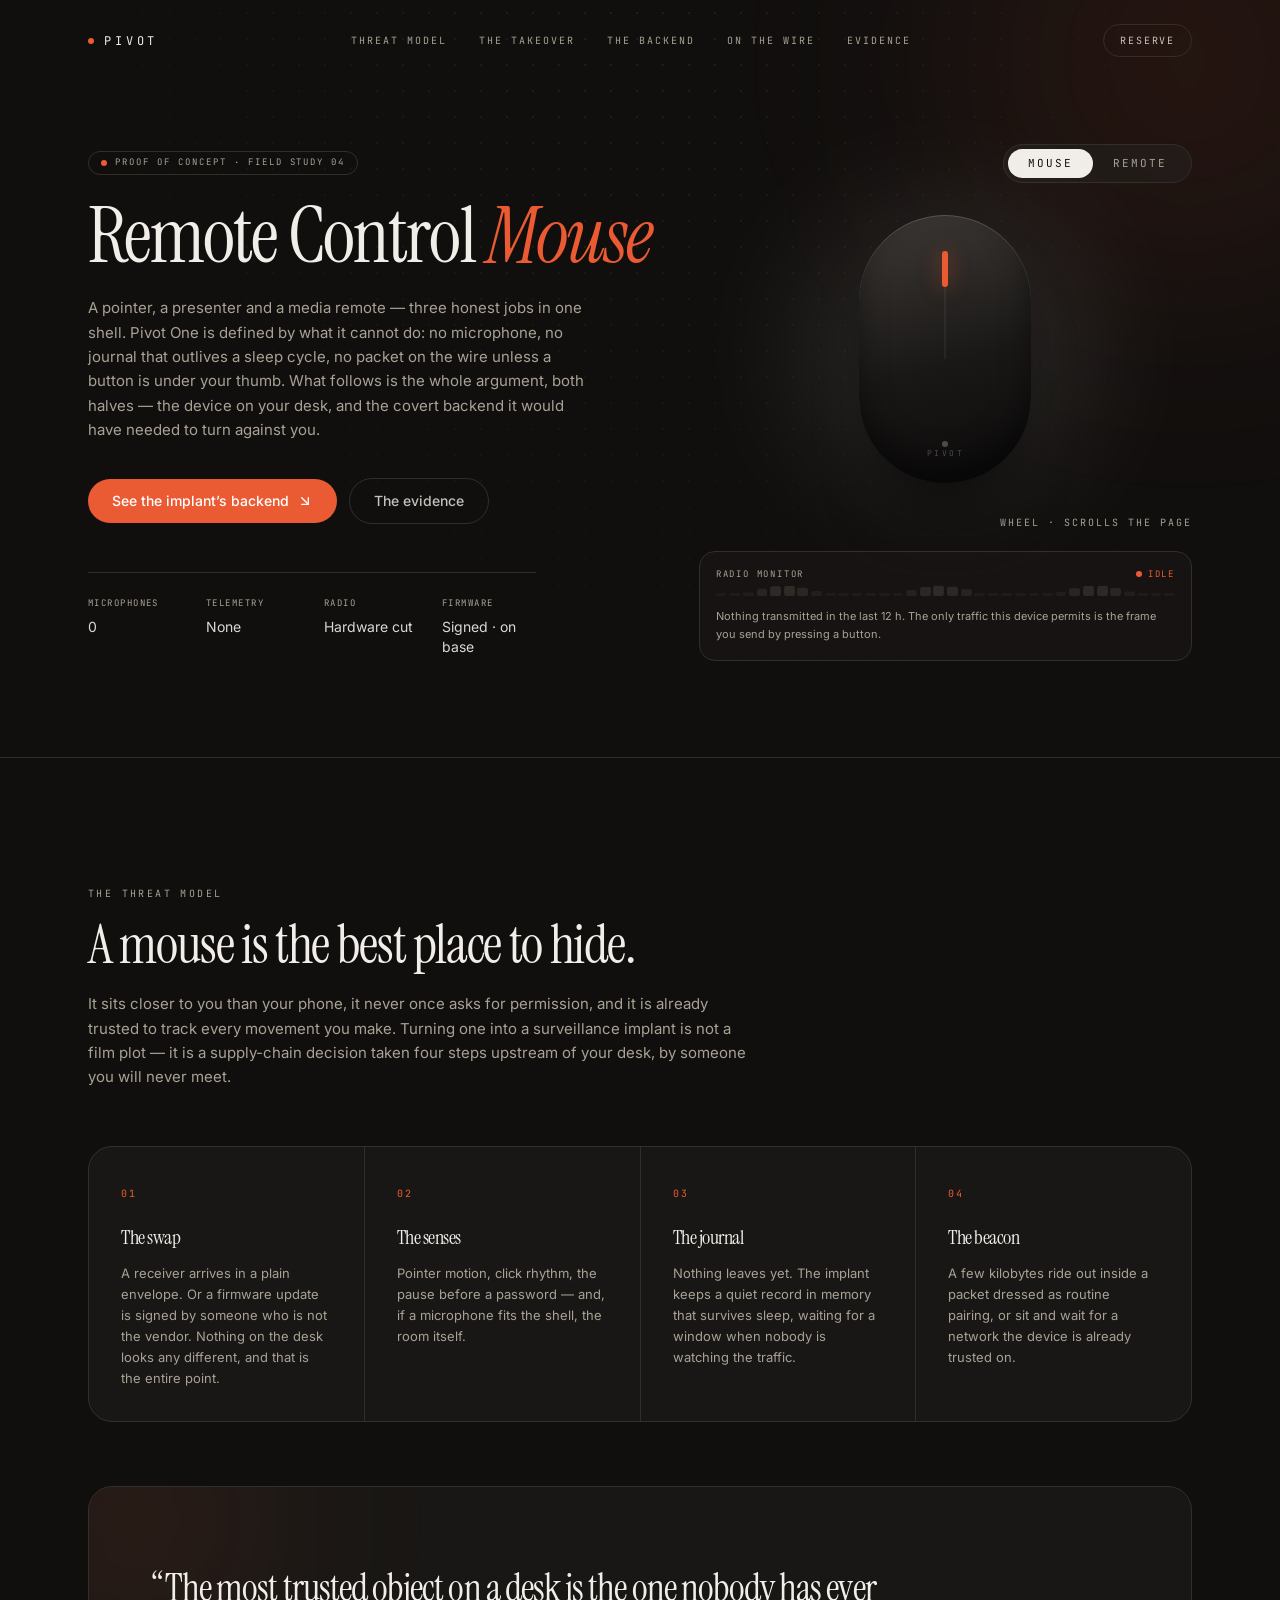
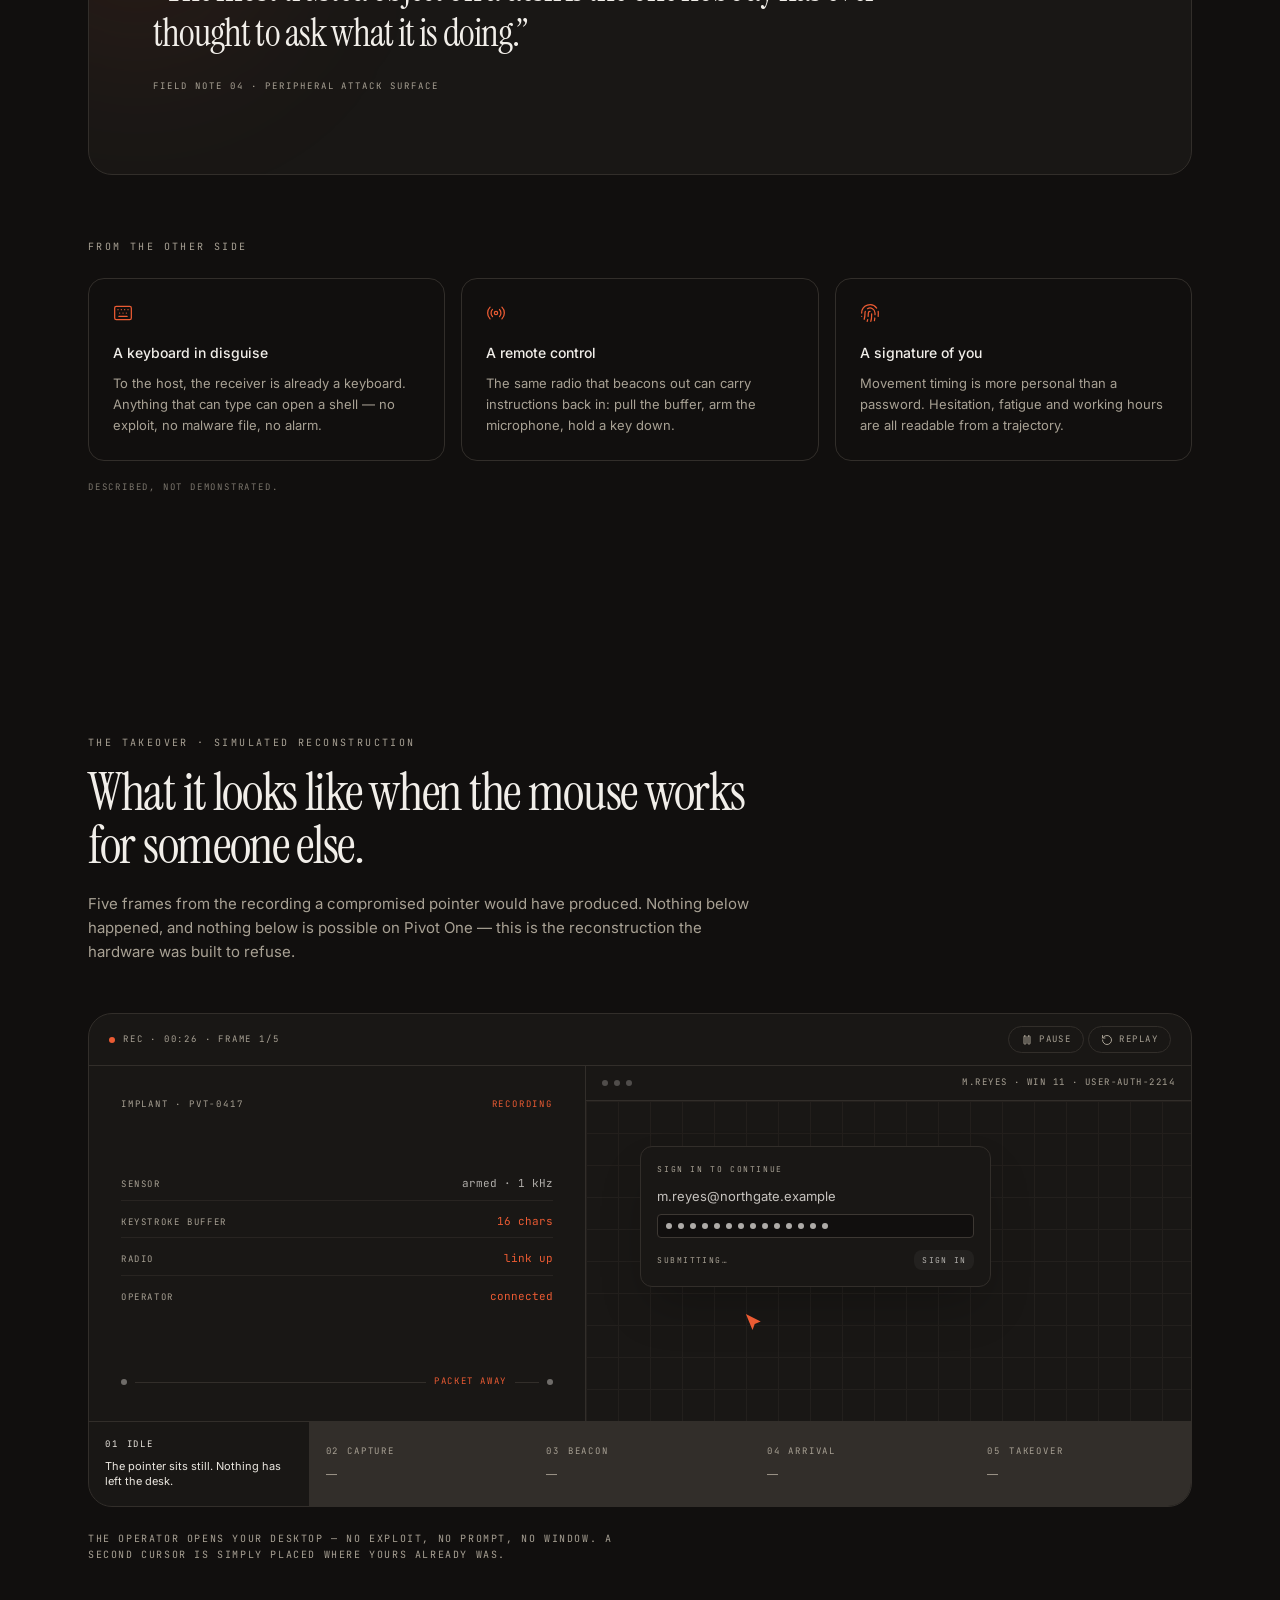
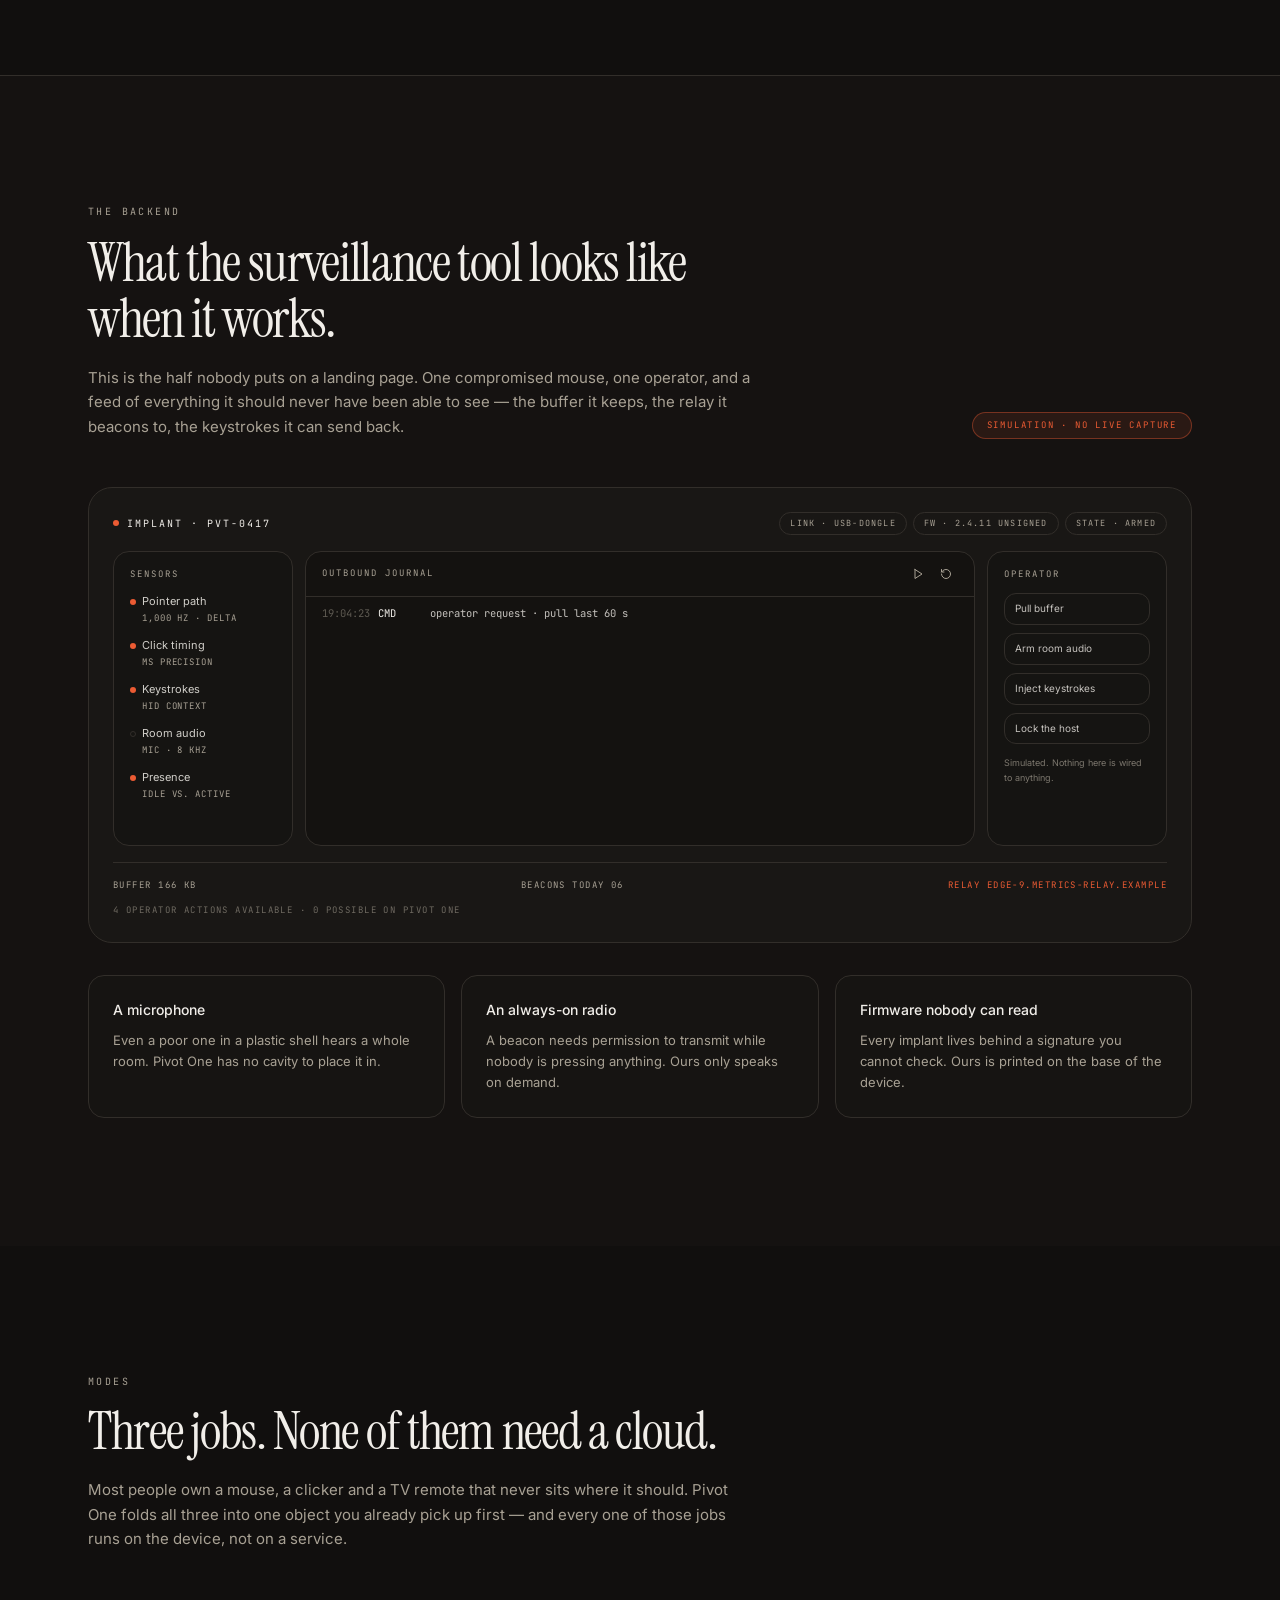
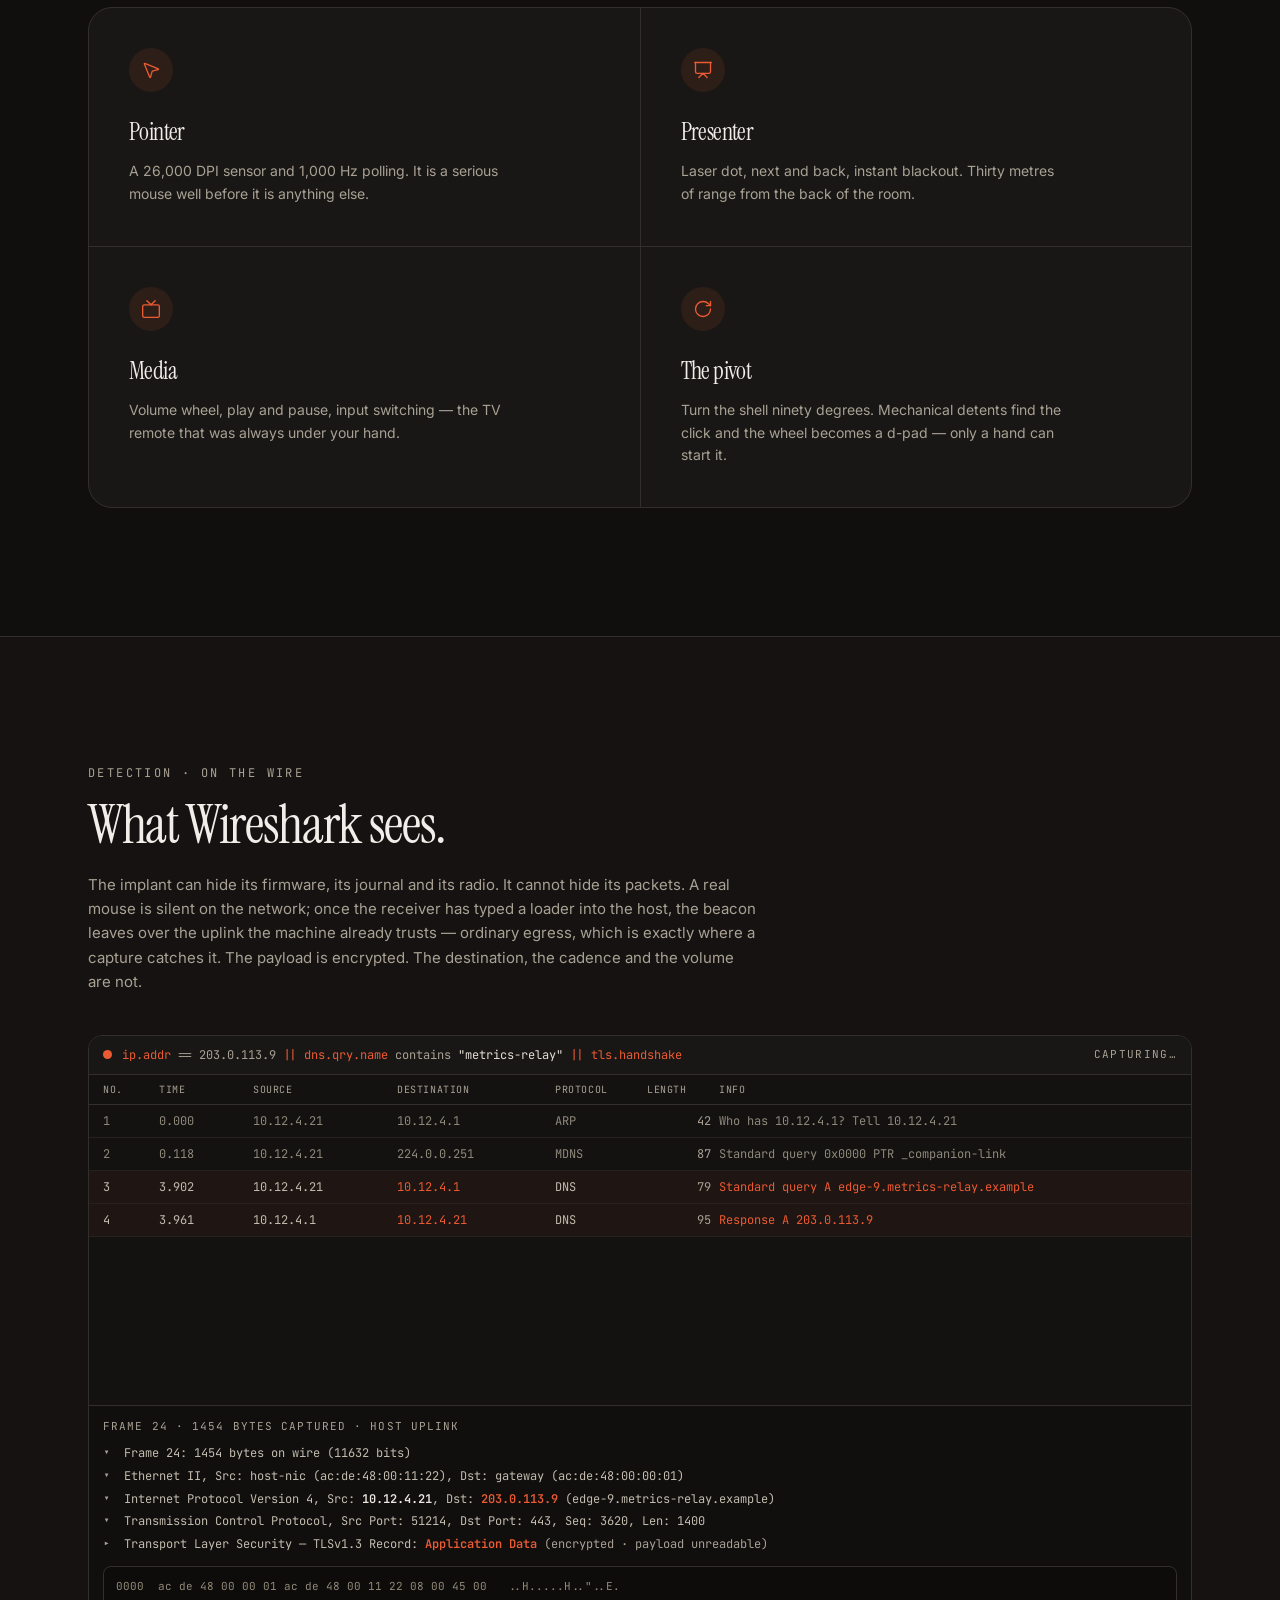
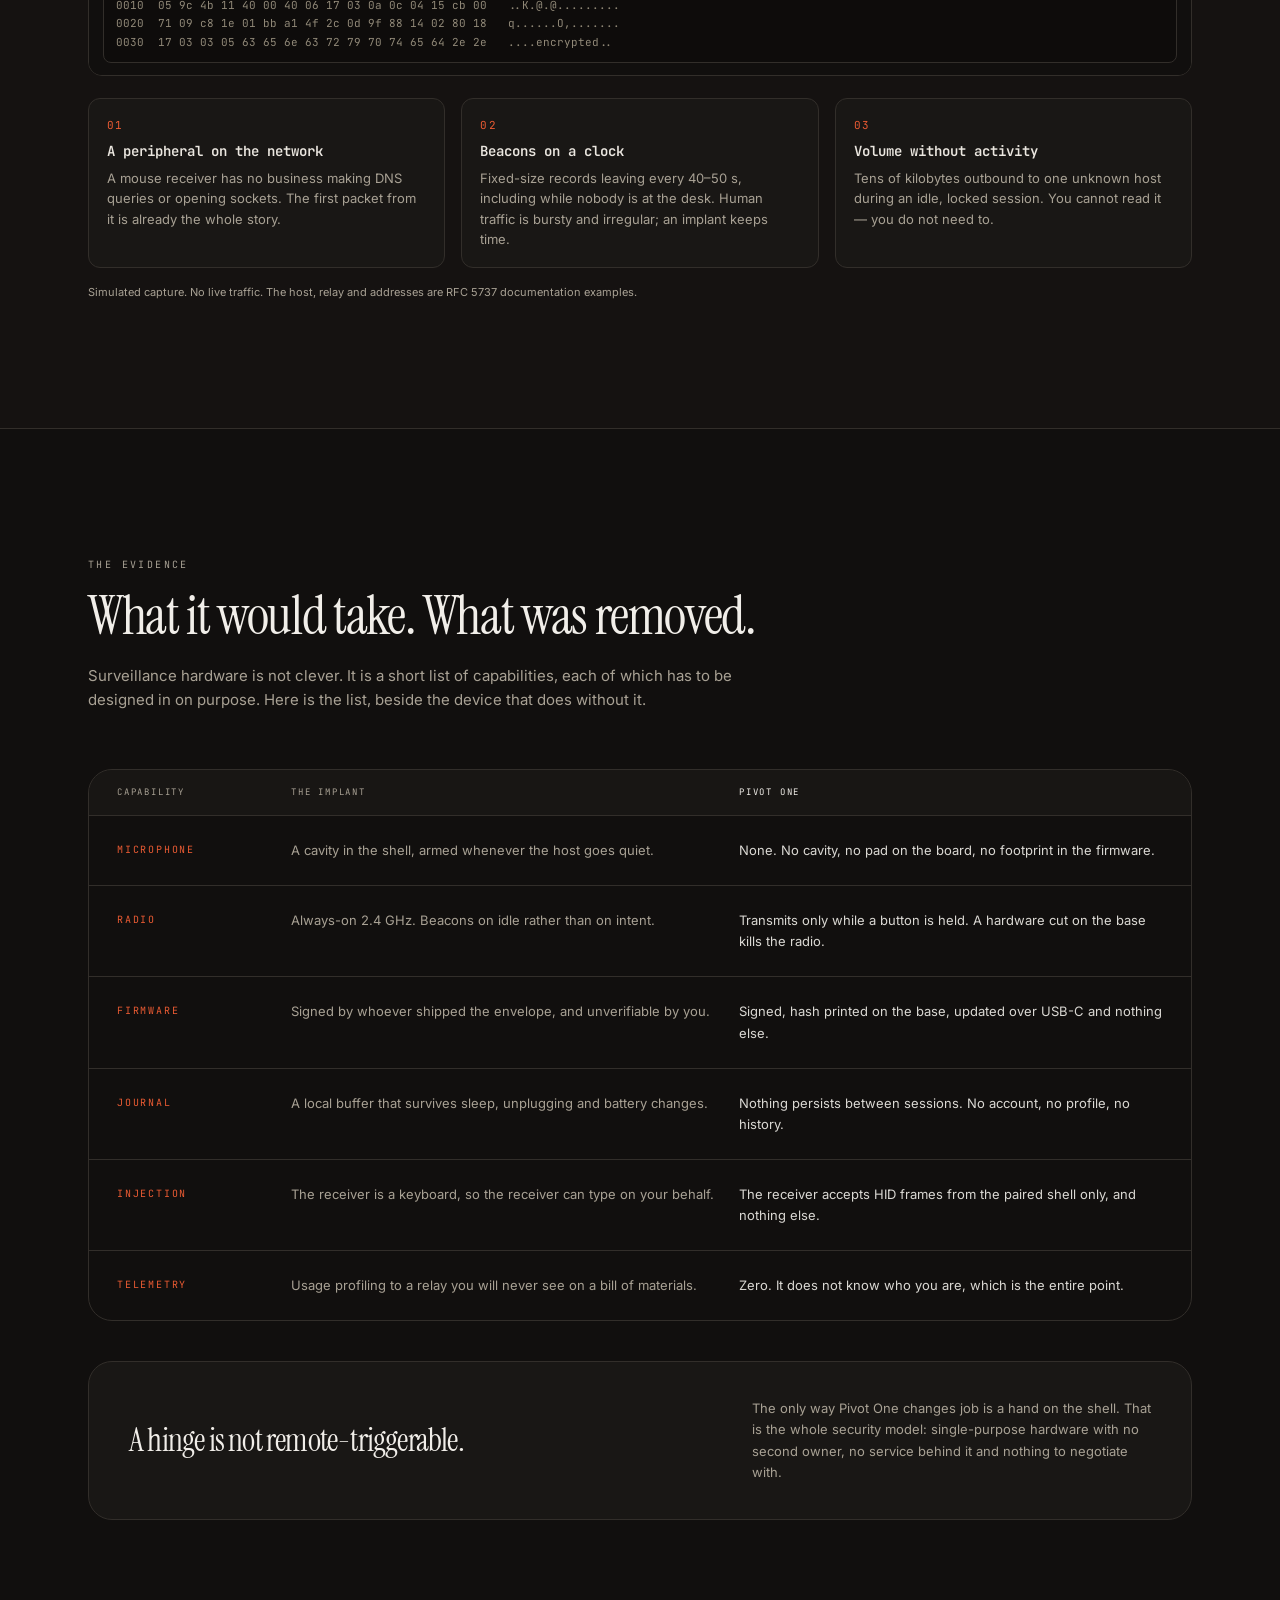
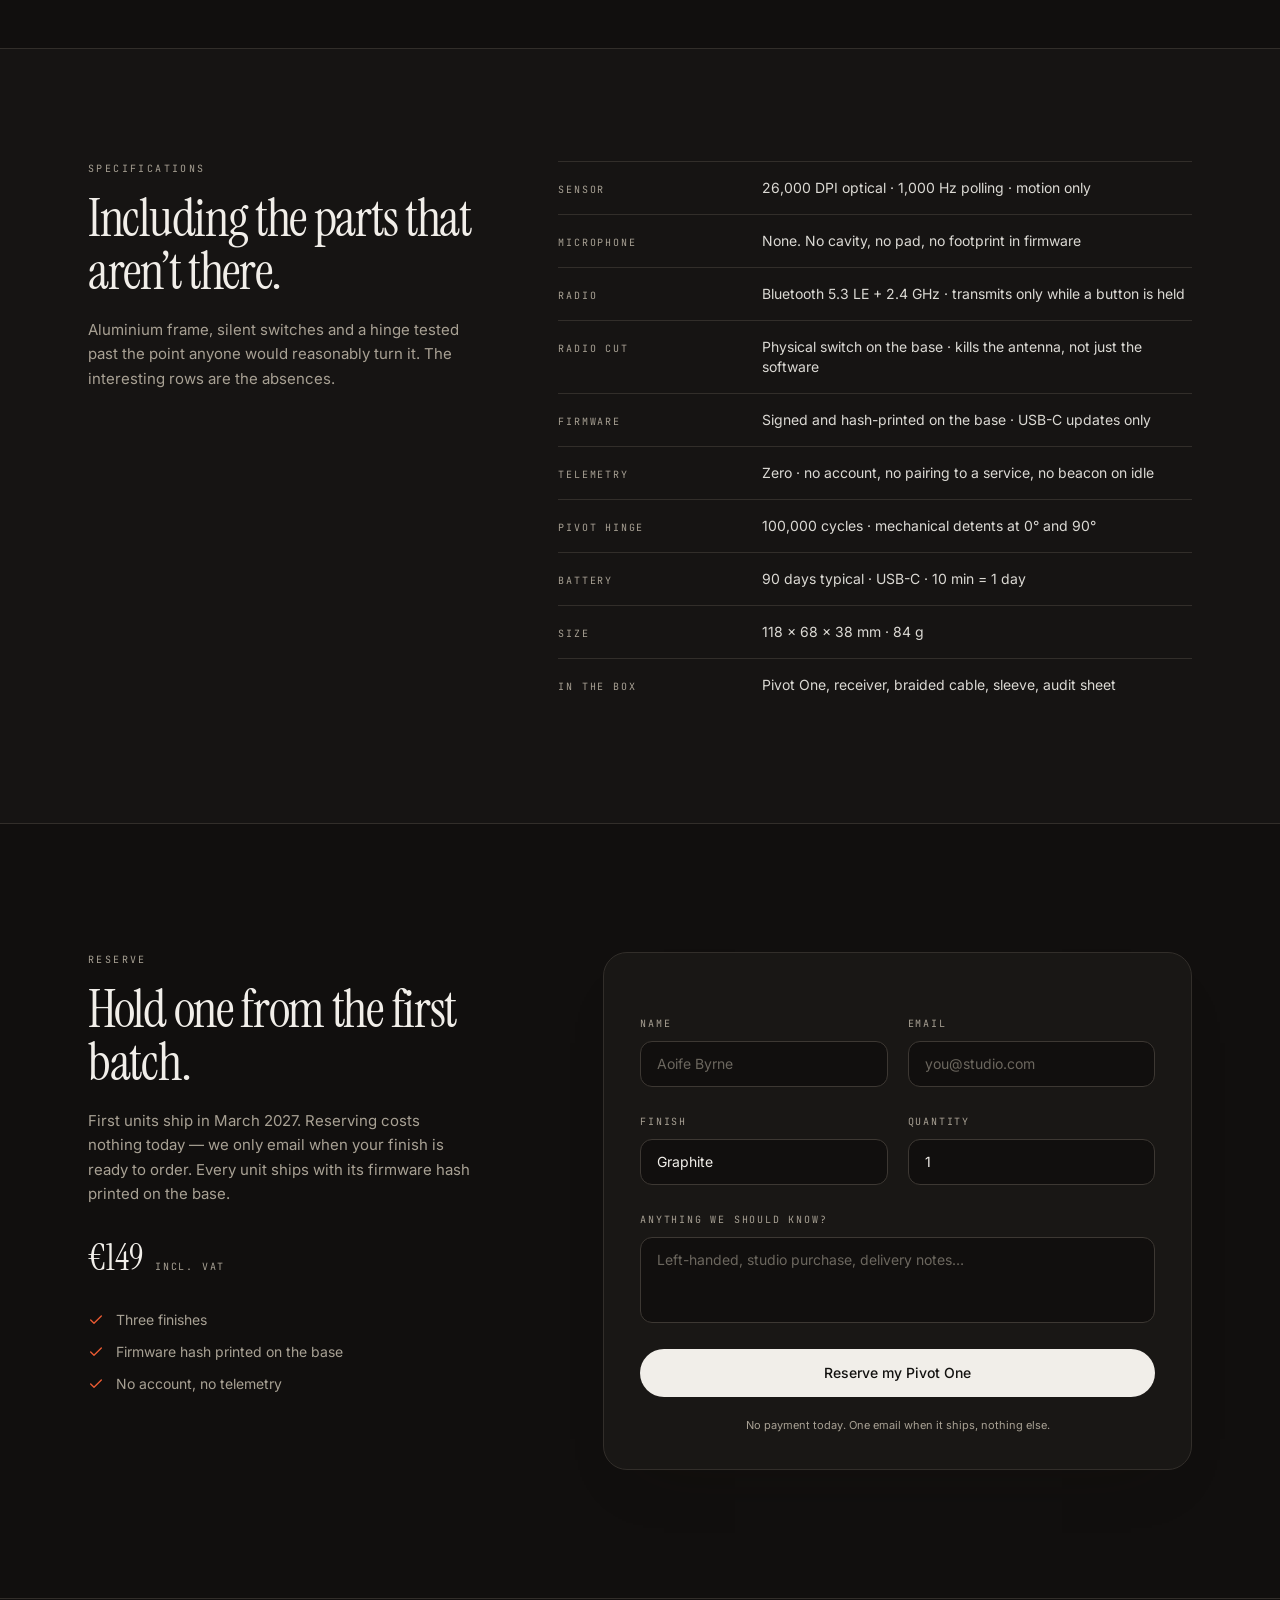
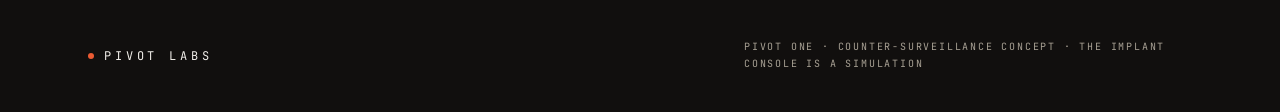
<file: index.html>
<!DOCTYPE html>
<!-- saved from url=(0047)#evidence -->
<html lang="en"><head><meta http-equiv="Content-Type" content="text/html; charset=UTF-8"><meta content="width=device-width, initial-scale=1" name="viewport"><link data-precedence="default" href="./Pivot One — the mouse that refused to become a spy_files/index-BJC-zDy7.css" rel="stylesheet"><title>Pivot One — the mouse that refused to become a spy</title><meta content="noindex, nofollow, noarchive, nosnippet" name="robots"><meta content="A counter-surveillance proof of concept: a mouse and presenter that cannot record or beacon — and the implant backend it would have needed to betray you." name="description"><link rel="icon" type="image/svg+xml" href="./favicon.svg"><style type="text/css">[data-sonner-toaster][dir=ltr],html[dir=ltr]{--toast-icon-margin-start:-3px;--toast-icon-margin-end:4px;--toast-svg-margin-start:-1px;--toast-svg-margin-end:0px;--toast-button-margin-start:auto;--toast-button-margin-end:0;--toast-close-button-start:0;--toast-close-button-end:unset;--toast-close-button-transform:translate(-35%, -35%)}[data-sonner-toaster][dir=rtl],html[dir=rtl]{--toast-icon-margin-start:4px;--toast-icon-margin-end:-3px;--toast-svg-margin-start:0px;--toast-svg-margin-end:-1px;--toast-button-margin-start:0;--toast-button-margin-end:auto;--toast-close-button-start:unset;--toast-close-button-end:0;--toast-close-button-transform:translate(35%, -35%)}[data-sonner-toaster]{position:fixed;width:var(--width);font-family:ui-sans-serif,system-ui,-apple-system,BlinkMacSystemFont,Segoe UI,Roboto,Helvetica Neue,Arial,Noto Sans,sans-serif,Apple Color Emoji,Segoe UI Emoji,Segoe UI Symbol,Noto Color Emoji;--gray1:hsl(0, 0%, 99%);--gray2:hsl(0, 0%, 97.3%);--gray3:hsl(0, 0%, 95.1%);--gray4:hsl(0, 0%, 93%);--gray5:hsl(0, 0%, 90.9%);--gray6:hsl(0, 0%, 88.7%);--gray7:hsl(0, 0%, 85.8%);--gray8:hsl(0, 0%, 78%);--gray9:hsl(0, 0%, 56.1%);--gray10:hsl(0, 0%, 52.3%);--gray11:hsl(0, 0%, 43.5%);--gray12:hsl(0, 0%, 9%);--border-radius:8px;box-sizing:border-box;padding:0;margin:0;list-style:none;outline:0;z-index:999999999;transition:transform .4s ease}@media (hover:none) and (pointer:coarse){[data-sonner-toaster][data-lifted=true]{transform:none}}[data-sonner-toaster][data-x-position=right]{right:var(--offset-right)}[data-sonner-toaster][data-x-position=left]{left:var(--offset-left)}[data-sonner-toaster][data-x-position=center]{left:50%;transform:translateX(-50%)}[data-sonner-toaster][data-y-position=top]{top:var(--offset-top)}[data-sonner-toaster][data-y-position=bottom]{bottom:var(--offset-bottom)}[data-sonner-toast]{--y:translateY(100%);--lift-amount:calc(var(--lift) * var(--gap));z-index:var(--z-index);position:absolute;opacity:0;transform:var(--y);touch-action:none;transition:transform .4s,opacity .4s,height .4s,box-shadow .2s;box-sizing:border-box;outline:0;overflow-wrap:anywhere}[data-sonner-toast][data-styled=true]{padding:16px;background:var(--normal-bg);border:1px solid var(--normal-border);color:var(--normal-text);border-radius:var(--border-radius);box-shadow:0 4px 12px rgba(0,0,0,.1);width:var(--width);font-size:13px;display:flex;align-items:center;gap:6px}[data-sonner-toast]:focus-visible{box-shadow:0 4px 12px rgba(0,0,0,.1),0 0 0 2px rgba(0,0,0,.2)}[data-sonner-toast][data-y-position=top]{top:0;--y:translateY(-100%);--lift:1;--lift-amount:calc(1 * var(--gap))}[data-sonner-toast][data-y-position=bottom]{bottom:0;--y:translateY(100%);--lift:-1;--lift-amount:calc(var(--lift) * var(--gap))}[data-sonner-toast][data-styled=true] [data-description]{font-weight:400;line-height:1.4;color:#3f3f3f}[data-rich-colors=true][data-sonner-toast][data-styled=true] [data-description]{color:inherit}[data-sonner-toaster][data-sonner-theme=dark] [data-description]{color:#e8e8e8}[data-sonner-toast][data-styled=true] [data-title]{font-weight:500;line-height:1.5;color:inherit}[data-sonner-toast][data-styled=true] [data-icon]{display:flex;height:16px;width:16px;position:relative;justify-content:flex-start;align-items:center;flex-shrink:0;margin-left:var(--toast-icon-margin-start);margin-right:var(--toast-icon-margin-end)}[data-sonner-toast][data-promise=true] [data-icon]>svg{opacity:0;transform:scale(.8);transform-origin:center;animation:sonner-fade-in .3s ease forwards}[data-sonner-toast][data-styled=true] [data-icon]>*{flex-shrink:0}[data-sonner-toast][data-styled=true] [data-icon] svg{margin-left:var(--toast-svg-margin-start);margin-right:var(--toast-svg-margin-end)}[data-sonner-toast][data-styled=true] [data-content]{display:flex;flex-direction:column;gap:2px}[data-sonner-toast][data-styled=true] [data-button]{border-radius:4px;padding-left:8px;padding-right:8px;height:24px;font-size:12px;color:var(--normal-bg);background:var(--normal-text);margin-left:var(--toast-button-margin-start);margin-right:var(--toast-button-margin-end);border:none;font-weight:500;cursor:pointer;outline:0;display:flex;align-items:center;flex-shrink:0;transition:opacity .4s,box-shadow .2s}[data-sonner-toast][data-styled=true] [data-button]:focus-visible{box-shadow:0 0 0 2px rgba(0,0,0,.4)}[data-sonner-toast][data-styled=true] [data-button]:first-of-type{margin-left:var(--toast-button-margin-start);margin-right:var(--toast-button-margin-end)}[data-sonner-toast][data-styled=true] [data-cancel]{color:var(--normal-text);background:rgba(0,0,0,.08)}[data-sonner-toaster][data-sonner-theme=dark] [data-sonner-toast][data-styled=true] [data-cancel]{background:rgba(255,255,255,.3)}[data-sonner-toast][data-styled=true] [data-close-button]{position:absolute;left:var(--toast-close-button-start);right:var(--toast-close-button-end);top:0;height:20px;width:20px;display:flex;justify-content:center;align-items:center;padding:0;color:var(--gray12);background:var(--normal-bg);border:1px solid var(--gray4);transform:var(--toast-close-button-transform);border-radius:50%;cursor:pointer;z-index:1;transition:opacity .1s,background .2s,border-color .2s}[data-sonner-toast][data-styled=true] [data-close-button]:focus-visible{box-shadow:0 4px 12px rgba(0,0,0,.1),0 0 0 2px rgba(0,0,0,.2)}[data-sonner-toast][data-styled=true] [data-disabled=true]{cursor:not-allowed}[data-sonner-toast][data-styled=true]:hover [data-close-button]:hover{background:var(--gray2);border-color:var(--gray5)}[data-sonner-toast][data-swiping=true]::before{content:'';position:absolute;left:-100%;right:-100%;height:100%;z-index:-1}[data-sonner-toast][data-y-position=top][data-swiping=true]::before{bottom:50%;transform:scaleY(3) translateY(50%)}[data-sonner-toast][data-y-position=bottom][data-swiping=true]::before{top:50%;transform:scaleY(3) translateY(-50%)}[data-sonner-toast][data-swiping=false][data-removed=true]::before{content:'';position:absolute;inset:0;transform:scaleY(2)}[data-sonner-toast][data-expanded=true]::after{content:'';position:absolute;left:0;height:calc(var(--gap) + 1px);bottom:100%;width:100%}[data-sonner-toast][data-mounted=true]{--y:translateY(0);opacity:1}[data-sonner-toast][data-expanded=false][data-front=false]{--scale:var(--toasts-before) * 0.05 + 1;--y:translateY(calc(var(--lift-amount) * var(--toasts-before))) scale(calc(-1 * var(--scale)));height:var(--front-toast-height)}[data-sonner-toast]>*{transition:opacity .4s}[data-sonner-toast][data-x-position=right]{right:0}[data-sonner-toast][data-x-position=left]{left:0}[data-sonner-toast][data-expanded=false][data-front=false][data-styled=true]>*{opacity:0}[data-sonner-toast][data-visible=false]{opacity:0;pointer-events:none}[data-sonner-toast][data-mounted=true][data-expanded=true]{--y:translateY(calc(var(--lift) * var(--offset)));height:var(--initial-height)}[data-sonner-toast][data-removed=true][data-front=true][data-swipe-out=false]{--y:translateY(calc(var(--lift) * -100%));opacity:0}[data-sonner-toast][data-removed=true][data-front=false][data-swipe-out=false][data-expanded=true]{--y:translateY(calc(var(--lift) * var(--offset) + var(--lift) * -100%));opacity:0}[data-sonner-toast][data-removed=true][data-front=false][data-swipe-out=false][data-expanded=false]{--y:translateY(40%);opacity:0;transition:transform .5s,opacity .2s}[data-sonner-toast][data-removed=true][data-front=false]::before{height:calc(var(--initial-height) + 20%)}[data-sonner-toast][data-swiping=true]{transform:var(--y) translateY(var(--swipe-amount-y,0)) translateX(var(--swipe-amount-x,0));transition:none}[data-sonner-toast][data-swiped=true]{user-select:none}[data-sonner-toast][data-swipe-out=true][data-y-position=bottom],[data-sonner-toast][data-swipe-out=true][data-y-position=top]{animation-duration:.2s;animation-timing-function:ease-out;animation-fill-mode:forwards}[data-sonner-toast][data-swipe-out=true][data-swipe-direction=left]{animation-name:swipe-out-left}[data-sonner-toast][data-swipe-out=true][data-swipe-direction=right]{animation-name:swipe-out-right}[data-sonner-toast][data-swipe-out=true][data-swipe-direction=up]{animation-name:swipe-out-up}[data-sonner-toast][data-swipe-out=true][data-swipe-direction=down]{animation-name:swipe-out-down}@keyframes swipe-out-left{from{transform:var(--y) translateX(var(--swipe-amount-x));opacity:1}to{transform:var(--y) translateX(calc(var(--swipe-amount-x) - 100%));opacity:0}}@keyframes swipe-out-right{from{transform:var(--y) translateX(var(--swipe-amount-x));opacity:1}to{transform:var(--y) translateX(calc(var(--swipe-amount-x) + 100%));opacity:0}}@keyframes swipe-out-up{from{transform:var(--y) translateY(var(--swipe-amount-y));opacity:1}to{transform:var(--y) translateY(calc(var(--swipe-amount-y) - 100%));opacity:0}}@keyframes swipe-out-down{from{transform:var(--y) translateY(var(--swipe-amount-y));opacity:1}to{transform:var(--y) translateY(calc(var(--swipe-amount-y) + 100%));opacity:0}}@media (max-width:600px){[data-sonner-toaster]{position:fixed;right:var(--mobile-offset-right);left:var(--mobile-offset-left);width:100%}[data-sonner-toaster][dir=rtl]{left:calc(var(--mobile-offset-left) * -1)}[data-sonner-toaster] [data-sonner-toast]{left:0;right:0;width:calc(100% - var(--mobile-offset-left) * 2)}[data-sonner-toaster][data-x-position=left]{left:var(--mobile-offset-left)}[data-sonner-toaster][data-y-position=bottom]{bottom:var(--mobile-offset-bottom)}[data-sonner-toaster][data-y-position=top]{top:var(--mobile-offset-top)}[data-sonner-toaster][data-x-position=center]{left:var(--mobile-offset-left);right:var(--mobile-offset-right);transform:none}}[data-sonner-toaster][data-sonner-theme=light]{--normal-bg:#fff;--normal-border:var(--gray4);--normal-text:var(--gray12);--success-bg:hsl(143, 85%, 96%);--success-border:hsl(145, 92%, 87%);--success-text:hsl(140, 100%, 27%);--info-bg:hsl(208, 100%, 97%);--info-border:hsl(221, 91%, 93%);--info-text:hsl(210, 92%, 45%);--warning-bg:hsl(49, 100%, 97%);--warning-border:hsl(49, 91%, 84%);--warning-text:hsl(31, 92%, 45%);--error-bg:hsl(359, 100%, 97%);--error-border:hsl(359, 100%, 94%);--error-text:hsl(360, 100%, 45%)}[data-sonner-toaster][data-sonner-theme=light] [data-sonner-toast][data-invert=true]{--normal-bg:#000;--normal-border:hsl(0, 0%, 20%);--normal-text:var(--gray1)}[data-sonner-toaster][data-sonner-theme=dark] [data-sonner-toast][data-invert=true]{--normal-bg:#fff;--normal-border:var(--gray3);--normal-text:var(--gray12)}[data-sonner-toaster][data-sonner-theme=dark]{--normal-bg:#000;--normal-bg-hover:hsl(0, 0%, 12%);--normal-border:hsl(0, 0%, 20%);--normal-border-hover:hsl(0, 0%, 25%);--normal-text:var(--gray1);--success-bg:hsl(150, 100%, 6%);--success-border:hsl(147, 100%, 12%);--success-text:hsl(150, 86%, 65%);--info-bg:hsl(215, 100%, 6%);--info-border:hsl(223, 43%, 17%);--info-text:hsl(216, 87%, 65%);--warning-bg:hsl(64, 100%, 6%);--warning-border:hsl(60, 100%, 9%);--warning-text:hsl(46, 87%, 65%);--error-bg:hsl(358, 76%, 10%);--error-border:hsl(357, 89%, 16%);--error-text:hsl(358, 100%, 81%)}[data-sonner-toaster][data-sonner-theme=dark] [data-sonner-toast] [data-close-button]{background:var(--normal-bg);border-color:var(--normal-border);color:var(--normal-text)}[data-sonner-toaster][data-sonner-theme=dark] [data-sonner-toast] [data-close-button]:hover{background:var(--normal-bg-hover);border-color:var(--normal-border-hover)}[data-rich-colors=true][data-sonner-toast][data-type=success]{background:var(--success-bg);border-color:var(--success-border);color:var(--success-text)}[data-rich-colors=true][data-sonner-toast][data-type=success] [data-close-button]{background:var(--success-bg);border-color:var(--success-border);color:var(--success-text)}[data-rich-colors=true][data-sonner-toast][data-type=info]{background:var(--info-bg);border-color:var(--info-border);color:var(--info-text)}[data-rich-colors=true][data-sonner-toast][data-type=info] [data-close-button]{background:var(--info-bg);border-color:var(--info-border);color:var(--info-text)}[data-rich-colors=true][data-sonner-toast][data-type=warning]{background:var(--warning-bg);border-color:var(--warning-border);color:var(--warning-text)}[data-rich-colors=true][data-sonner-toast][data-type=warning] [data-close-button]{background:var(--warning-bg);border-color:var(--warning-border);color:var(--warning-text)}[data-rich-colors=true][data-sonner-toast][data-type=error]{background:var(--error-bg);border-color:var(--error-border);color:var(--error-text)}[data-rich-colors=true][data-sonner-toast][data-type=error] [data-close-button]{background:var(--error-bg);border-color:var(--error-border);color:var(--error-text)}.sonner-loading-wrapper{--size:16px;height:var(--size);width:var(--size);position:absolute;inset:0;z-index:10}.sonner-loading-wrapper[data-visible=false]{transform-origin:center;animation:sonner-fade-out .2s ease forwards}.sonner-spinner{position:relative;top:50%;left:50%;height:var(--size);width:var(--size)}.sonner-loading-bar{animation:sonner-spin 1.2s linear infinite;background:var(--gray11);border-radius:6px;height:8%;left:-10%;position:absolute;top:-3.9%;width:24%}.sonner-loading-bar:first-child{animation-delay:-1.2s;transform:rotate(.0001deg) translate(146%)}.sonner-loading-bar:nth-child(2){animation-delay:-1.1s;transform:rotate(30deg) translate(146%)}.sonner-loading-bar:nth-child(3){animation-delay:-1s;transform:rotate(60deg) translate(146%)}.sonner-loading-bar:nth-child(4){animation-delay:-.9s;transform:rotate(90deg) translate(146%)}.sonner-loading-bar:nth-child(5){animation-delay:-.8s;transform:rotate(120deg) translate(146%)}.sonner-loading-bar:nth-child(6){animation-delay:-.7s;transform:rotate(150deg) translate(146%)}.sonner-loading-bar:nth-child(7){animation-delay:-.6s;transform:rotate(180deg) translate(146%)}.sonner-loading-bar:nth-child(8){animation-delay:-.5s;transform:rotate(210deg) translate(146%)}.sonner-loading-bar:nth-child(9){animation-delay:-.4s;transform:rotate(240deg) translate(146%)}.sonner-loading-bar:nth-child(10){animation-delay:-.3s;transform:rotate(270deg) translate(146%)}.sonner-loading-bar:nth-child(11){animation-delay:-.2s;transform:rotate(300deg) translate(146%)}.sonner-loading-bar:nth-child(12){animation-delay:-.1s;transform:rotate(330deg) translate(146%)}@keyframes sonner-fade-in{0%{opacity:0;transform:scale(.8)}100%{opacity:1;transform:scale(1)}}@keyframes sonner-fade-out{0%{opacity:1;transform:scale(1)}100%{opacity:0;transform:scale(.8)}}@keyframes sonner-spin{0%{opacity:1}100%{opacity:.15}}@media (prefers-reduced-motion){.sonner-loading-bar,[data-sonner-toast],[data-sonner-toast]>*{transition:none!important;animation:none!important}}.sonner-loader{position:absolute;top:50%;left:50%;transform:translate(-50%,-50%);transform-origin:center;transition:opacity .2s,transform .2s}.sonner-loader[data-visible=false]{opacity:0;transform:scale(.8) translate(-50%,-50%)}</style></head><body data-react-root="true"><!--$--><div class="min-h-screen bg-background"><header class="absolute inset-x-0 top-0 z-20"><div class="mx-auto flex max-w-6xl items-center justify-between gap-4 px-6 py-6"><a href="#top" class="flex items-center gap-2.5 text-foreground"><span class="h-1.5 w-1.5 rounded-full bg-accent"></span><span class="font-mono text-xs uppercase tracking-[0.32em]">Pivot</span></a><nav class="hidden items-center gap-8 font-mono text-[10px] uppercase tracking-[0.2em] text-muted-foreground md:flex"><a href="#threat" class="transition-colors hover:text-foreground">Threat model</a><a href="#takeover" class="transition-colors hover:text-foreground">The takeover</a><a href="#backend" class="transition-colors hover:text-foreground">The backend</a><a href="#wire" class="transition-colors hover:text-foreground">On the wire</a><a href="#evidence" class="transition-colors hover:text-foreground">Evidence</a></nav><a href="#reserve" class="rounded-full border border-border px-4 py-2 font-mono text-[10px] uppercase tracking-[0.18em] text-foreground/80 transition-colors hover:border-foreground/40 hover:text-foreground">Reserve</a></div></header><main><section id="top" class="relative overflow-hidden"><div class="pointer-events-none absolute inset-0 bg-[radial-gradient(hsl(var(--border))_1px,transparent_1px)] bg-[length:26px_26px] opacity-50 [mask-image:radial-gradient(ellipse_at_top,black,transparent_72%)]"></div><div class="pointer-events-none absolute -top-40 right-[-10%] h-[440px] w-[440px] rounded-full bg-accent/10 blur-[120px]"></div><div class="relative mx-auto grid max-w-6xl gap-12 px-6 pb-16 pt-28 lg:grid-cols-[1.08fr_0.92fr] lg:items-center lg:gap-8 lg:pb-24 lg:pt-36"><div><span class="inline-flex items-center gap-2 rounded-full border border-border px-3 py-1 font-mono text-[9px] uppercase tracking-[0.22em] text-muted-foreground"><span class="h-1.5 w-1.5 rounded-full bg-accent"></span>Proof of concept · field study 04</span><h1 class="mt-6 font-display text-[clamp(2.6rem,8vw,4.9rem)] font-normal leading-[0.94] tracking-tight">Remote Control <em class="italic text-accent">Mouse</em></h1><p class="mt-6 max-w-lg text-[15px] leading-relaxed text-muted-foreground">A pointer, a presenter and a media remote — three honest jobs in one shell. Pivot One is defined by what it cannot do: no microphone, no journal that outlives a sleep cycle, no packet on the wire unless a button is under your thumb. What follows is the whole argument, both halves — the device on your desk, and the covert backend it would have needed to turn against you.</p><div class="mt-9 flex flex-wrap items-center gap-3"><a href="#backend" class="group inline-flex items-center gap-2 rounded-full bg-accent px-6 py-3 text-sm font-medium text-accent-foreground transition-colors hover:bg-accent/90">See the implant’s backend<svg xmlns="http://www.w3.org/2000/svg" width="24" height="24" viewBox="0 0 24 24" fill="none" stroke="currentColor" stroke-width="2" stroke-linecap="round" stroke-linejoin="round" class="lucide lucide-arrow-down-right h-4 w-4 transition-transform group-hover:translate-y-0.5"><path d="m7 7 10 10"></path><path d="M17 7v10H7"></path></svg></a><a href="#evidence" class="inline-flex items-center rounded-full border border-border px-6 py-3 text-sm font-medium text-foreground/80 transition-colors hover:border-foreground/40 hover:text-foreground">The evidence</a></div><dl class="mt-12 grid max-w-md grid-cols-2 gap-x-6 gap-y-5 border-t border-border pt-6 sm:grid-cols-4"><div><dt class="font-mono text-[9px] uppercase tracking-[0.16em] text-muted-foreground">Microphones</dt><dd class="mt-1.5 text-sm text-foreground/90">0</dd></div><div><dt class="font-mono text-[9px] uppercase tracking-[0.16em] text-muted-foreground">Telemetry</dt><dd class="mt-1.5 text-sm text-foreground/90">None</dd></div><div><dt class="font-mono text-[9px] uppercase tracking-[0.16em] text-muted-foreground">Radio</dt><dd class="mt-1.5 text-sm text-foreground/90">Hardware cut</dd></div><div><dt class="font-mono text-[9px] uppercase tracking-[0.16em] text-muted-foreground">Firmware</dt><dd class="mt-1.5 text-sm text-foreground/90">Signed · on base</dd></div></dl></div><div class="relative"><div class="flex justify-center lg:justify-end"><div class="inline-flex rounded-full border border-border bg-secondary/60 p-1"><button type="button" aria-pressed="true" class="rounded-full px-5 py-1.5 font-mono text-[11px] uppercase tracking-[0.18em] transition-colors bg-foreground text-background">Mouse</button><button type="button" aria-pressed="false" class="rounded-full px-5 py-1.5 font-mono text-[11px] uppercase tracking-[0.18em] transition-colors text-muted-foreground hover:text-foreground">Remote</button></div></div><div class="relative flex w-full items-center justify-center py-8"><div class="absolute h-72 w-72 rounded-full blur-3xl transition-all duration-700 bg-foreground/10"></div><div class="relative transition-all duration-700 ease-out h-[268px] w-[172px] rounded-[86px]" style="background:linear-gradient(165deg, #3d3935 0%, #1a1817 55%, #0b0a0a 100%);box-shadow:inset 0 1px 0 rgba(255,255,255,0.16), inset 0 -18px 30px rgba(0,0,0,0.45), 0 45px 70px -35px rgba(0,0,0,0.8)"><div class="absolute inset-0 transition-opacity duration-500 opacity-100"><div class="absolute left-1/2 top-16 h-20 w-px -translate-x-1/2 bg-white/10"></div><div class="absolute left-1/2 top-9 h-9 w-1.5 -translate-x-1/2 rounded-full bg-accent shadow-[0_0_20px_rgba(233,84,47,0.55)]"></div><div class="absolute bottom-9 left-1/2 h-1.5 w-1.5 -translate-x-1/2 rounded-full bg-white/25"></div><div class="absolute bottom-6 left-1/2 -translate-x-1/2 font-mono text-[8px] uppercase tracking-[0.3em] text-white/25">Pivot</div></div><div class="absolute inset-0 flex flex-col items-center gap-3 px-4 pt-7 transition-opacity duration-500 pointer-events-none opacity-0"><button type="button" class="h-8 w-full rounded-full border border-white/15 font-mono text-[8px] uppercase tracking-[0.25em] text-white/70 transition-colors hover:border-accent hover:text-accent">Laser</button><div class="flex flex-col gap-2"><button type="button" aria-label="Volume up" class="mx-auto flex h-8 w-8 items-center justify-center rounded-full bg-white/10 text-white/80 transition-colors hover:bg-accent hover:text-white"><svg xmlns="http://www.w3.org/2000/svg" width="24" height="24" viewBox="0 0 24 24" fill="none" stroke="currentColor" stroke-width="2" stroke-linecap="round" stroke-linejoin="round" class="lucide lucide-chevron-up h-4 w-4"><path d="m18 15-6-6-6 6"></path></svg></button><button type="button" aria-label="Volume down" class="mx-auto flex h-8 w-8 items-center justify-center rounded-full bg-white/10 text-white/80 transition-colors hover:bg-accent hover:text-white"><svg xmlns="http://www.w3.org/2000/svg" width="24" height="24" viewBox="0 0 24 24" fill="none" stroke="currentColor" stroke-width="2" stroke-linecap="round" stroke-linejoin="round" class="lucide lucide-chevron-down h-4 w-4"><path d="m6 9 6 6 6-6"></path></svg></button></div><div class="mt-1 flex items-center gap-3"><button type="button" aria-label="Previous slide" class="flex h-8 w-8 items-center justify-center rounded-full text-white/70 transition-colors hover:text-accent"><svg xmlns="http://www.w3.org/2000/svg" width="24" height="24" viewBox="0 0 24 24" fill="none" stroke="currentColor" stroke-width="2" stroke-linecap="round" stroke-linejoin="round" class="lucide lucide-skip-back h-4 w-4"><polygon points="19 20 9 12 19 4 19 20"></polygon><line x1="5" x2="5" y1="19" y2="5"></line></svg></button><button type="button" aria-label="Play or pause" class="flex h-11 w-11 items-center justify-center rounded-full bg-accent text-white shadow-[0_0_20px_rgba(233,84,47,0.4)] transition-colors hover:bg-accent/90"><svg xmlns="http://www.w3.org/2000/svg" width="24" height="24" viewBox="0 0 24 24" fill="none" stroke="currentColor" stroke-width="2" stroke-linecap="round" stroke-linejoin="round" class="lucide lucide-play h-4 w-4"><polygon points="6 3 20 12 6 21 6 3"></polygon></svg></button><button type="button" aria-label="Next slide" class="flex h-8 w-8 items-center justify-center rounded-full text-white/70 transition-colors hover:text-accent"><svg xmlns="http://www.w3.org/2000/svg" width="24" height="24" viewBox="0 0 24 24" fill="none" stroke="currentColor" stroke-width="2" stroke-linecap="round" stroke-linejoin="round" class="lucide lucide-skip-forward h-4 w-4"><polygon points="5 4 15 12 5 20 5 4"></polygon><line x1="19" x2="19" y1="5" y2="19"></line></svg></button></div><button type="button" class="mt-1 h-8 w-full rounded-full border border-white/15 font-mono text-[8px] uppercase tracking-[0.25em] text-white/60 transition-colors hover:border-white/40 hover:text-white">Blackout</button></div></div></div><p class="min-h-[1rem] text-center font-mono text-[10px] uppercase tracking-[0.2em] text-muted-foreground lg:text-right">Wheel · scrolls the page</p><div class="mt-5 rounded-2xl border border-border bg-card/60 p-4"><div class="flex items-center justify-between font-mono text-[9px] uppercase tracking-[0.2em] text-muted-foreground"><span>Radio monitor</span><span class="flex items-center gap-1.5 text-accent"><span class="h-1.5 w-1.5 animate-pulse rounded-full bg-accent"></span>idle</span></div><div class="mt-3 flex items-end gap-[3px]" data-rcm="radio"><span class="h-[3px] flex-1 rounded-full bg-border"></span><span class="h-[3px] flex-1 rounded-full bg-border"></span><span class="h-[3px] flex-1 rounded-full bg-border"></span><span class="h-[3px] flex-1 rounded-full bg-border"></span><span class="h-[3px] flex-1 rounded-full bg-border"></span><span class="h-[3px] flex-1 rounded-full bg-border"></span><span class="h-[3px] flex-1 rounded-full bg-border"></span><span class="h-[3px] flex-1 rounded-full bg-border"></span><span class="h-[3px] flex-1 rounded-full bg-border"></span><span class="h-[3px] flex-1 rounded-full bg-border"></span><span class="h-[3px] flex-1 rounded-full bg-border"></span><span class="h-[3px] flex-1 rounded-full bg-border"></span><span class="h-[3px] flex-1 rounded-full bg-border"></span><span class="h-[3px] flex-1 rounded-full bg-border"></span><span class="h-[3px] flex-1 rounded-full bg-border"></span><span class="h-[3px] flex-1 rounded-full bg-border"></span><span class="h-[3px] flex-1 rounded-full bg-border"></span><span class="h-[3px] flex-1 rounded-full bg-border"></span><span class="h-[3px] flex-1 rounded-full bg-border"></span><span class="h-[3px] flex-1 rounded-full bg-border"></span><span class="h-[3px] flex-1 rounded-full bg-border"></span><span class="h-[3px] flex-1 rounded-full bg-border"></span><span class="h-[3px] flex-1 rounded-full bg-border"></span><span class="h-[3px] flex-1 rounded-full bg-border"></span><span class="h-[3px] flex-1 rounded-full bg-border"></span><span class="h-[3px] flex-1 rounded-full bg-border"></span><span class="h-[3px] flex-1 rounded-full bg-border"></span><span class="h-[3px] flex-1 rounded-full bg-border"></span><span class="h-[3px] flex-1 rounded-full bg-border"></span><span class="h-[3px] flex-1 rounded-full bg-border"></span><span class="h-[3px] flex-1 rounded-full bg-border"></span><span class="h-[3px] flex-1 rounded-full bg-border"></span><span class="h-[3px] flex-1 rounded-full bg-border"></span><span class="h-[3px] flex-1 rounded-full bg-border"></span></div><p class="mt-3 text-[11px] leading-relaxed text-muted-foreground">Nothing transmitted in the last 12 h. The only traffic this device permits is the frame you send by pressing a button.</p></div></div></div></section><section id="threat" class="relative border-t border-border"><div class="mx-auto max-w-6xl px-6 py-24 lg:py-32"><div class="max-w-2xl"><p class="font-mono text-[10px] uppercase tracking-[0.24em] text-muted-foreground">The threat model</p><h2 class="mt-4 font-display text-[clamp(2rem,5vw,3.4rem)] leading-[1.02] tracking-tight">A mouse is the best place to hide.</h2><p class="mt-5 text-[15px] leading-relaxed text-muted-foreground">It sits closer to you than your phone, it never once asks for permission, and it is already trusted to track every movement you make. Turning one into a surveillance implant is not a film plot — it is a supply-chain decision taken four steps upstream of your desk, by someone you will never meet.</p></div><ol class="mt-14 grid gap-px overflow-hidden rounded-3xl border border-border bg-border sm:grid-cols-2 lg:grid-cols-4"><li class="bg-card p-7 lg:p-8"><span class="font-mono text-[10px] tracking-[0.2em] text-accent">01</span><h3 class="mt-5 font-display text-xl tracking-tight">The swap</h3><p class="mt-3 text-[13px] leading-relaxed text-muted-foreground">A receiver arrives in a plain envelope. Or a firmware update is signed by someone who is not the vendor. Nothing on the desk looks any different, and that is the entire point.</p></li><li class="bg-card p-7 lg:p-8"><span class="font-mono text-[10px] tracking-[0.2em] text-accent">02</span><h3 class="mt-5 font-display text-xl tracking-tight">The senses</h3><p class="mt-3 text-[13px] leading-relaxed text-muted-foreground">Pointer motion, click rhythm, the pause before a password — and, if a microphone fits the shell, the room itself.</p></li><li class="bg-card p-7 lg:p-8"><span class="font-mono text-[10px] tracking-[0.2em] text-accent">03</span><h3 class="mt-5 font-display text-xl tracking-tight">The journal</h3><p class="mt-3 text-[13px] leading-relaxed text-muted-foreground">Nothing leaves yet. The implant keeps a quiet record in memory that survives sleep, waiting for a window when nobody is watching the traffic.</p></li><li class="bg-card p-7 lg:p-8"><span class="font-mono text-[10px] tracking-[0.2em] text-accent">04</span><h3 class="mt-5 font-display text-xl tracking-tight">The beacon</h3><p class="mt-3 text-[13px] leading-relaxed text-muted-foreground">A few kilobytes ride out inside a packet dressed as routine pairing, or sit and wait for a network the device is already trusted on.</p></li></ol><figure class="relative mt-16 overflow-hidden rounded-3xl border border-border bg-card px-7 py-14 lg:px-16 lg:py-20"><div class="pointer-events-none absolute -left-20 -top-24 h-64 w-64 rounded-full bg-accent/10 blur-[90px]"></div><blockquote class="relative max-w-3xl font-display text-[clamp(1.5rem,3.4vw,2.35rem)] leading-[1.18] tracking-tight">“The most trusted object on a desk is the one nobody has ever thought to ask what it is doing.”</blockquote><figcaption class="relative mt-6 font-mono text-[9px] uppercase tracking-[0.22em] text-muted-foreground">Field note 04 · peripheral attack surface</figcaption></figure><div class="mt-16"><h3 class="font-mono text-[10px] uppercase tracking-[0.24em] text-muted-foreground">From the other side</h3><div class="mt-6 grid gap-4 sm:grid-cols-3"><div class="rounded-2xl border border-border p-6"><svg xmlns="http://www.w3.org/2000/svg" width="24" height="24" viewBox="0 0 24 24" fill="none" stroke="currentColor" stroke-width="1.5" stroke-linecap="round" stroke-linejoin="round" class="lucide lucide-keyboard h-5 w-5 text-accent"><path d="M10 8h.01"></path><path d="M12 12h.01"></path><path d="M14 8h.01"></path><path d="M16 12h.01"></path><path d="M18 8h.01"></path><path d="M6 8h.01"></path><path d="M7 16h10"></path><path d="M8 12h.01"></path><rect width="20" height="16" x="2" y="4" rx="2"></rect></svg><h4 class="mt-5 text-sm font-medium">A keyboard in disguise</h4><p class="mt-2.5 text-[13px] leading-relaxed text-muted-foreground">To the host, the receiver is already a keyboard. Anything that can type can open a shell — no exploit, no malware file, no alarm.</p></div><div class="rounded-2xl border border-border p-6"><svg xmlns="http://www.w3.org/2000/svg" width="24" height="24" viewBox="0 0 24 24" fill="none" stroke="currentColor" stroke-width="1.5" stroke-linecap="round" stroke-linejoin="round" class="lucide lucide-radio h-5 w-5 text-accent"><path d="M4.9 19.1C1 15.2 1 8.8 4.9 4.9"></path><path d="M7.8 16.2c-2.3-2.3-2.3-6.1 0-8.5"></path><circle cx="12" cy="12" r="2"></circle><path d="M16.2 7.8c2.3 2.3 2.3 6.1 0 8.5"></path><path d="M19.1 4.9C23 8.8 23 15.1 19.1 19"></path></svg><h4 class="mt-5 text-sm font-medium">A remote control</h4><p class="mt-2.5 text-[13px] leading-relaxed text-muted-foreground">The same radio that beacons out can carry instructions back in: pull the buffer, arm the microphone, hold a key down.</p></div><div class="rounded-2xl border border-border p-6"><svg xmlns="http://www.w3.org/2000/svg" width="24" height="24" viewBox="0 0 24 24" fill="none" stroke="currentColor" stroke-width="1.5" stroke-linecap="round" stroke-linejoin="round" class="lucide lucide-fingerprint h-5 w-5 text-accent"><path d="M12 10a2 2 0 0 0-2 2c0 1.02-.1 2.51-.26 4"></path><path d="M14 13.12c0 2.38 0 6.38-1 8.88"></path><path d="M17.29 21.02c.12-.6.43-2.3.5-3.02"></path><path d="M2 12a10 10 0 0 1 18-6"></path><path d="M2 16h.01"></path><path d="M21.8 16c.2-2 .131-5.354 0-6"></path><path d="M5 19.5C5.5 18 6 15 6 12a6 6 0 0 1 .34-2"></path><path d="M8.65 22c.21-.66.45-1.32.57-2"></path><path d="M9 6.8a6 6 0 0 1 9 5.2v2"></path></svg><h4 class="mt-5 text-sm font-medium">A signature of you</h4><p class="mt-2.5 text-[13px] leading-relaxed text-muted-foreground">Movement timing is more personal than a password. Hesitation, fatigue and working hours are all readable from a trajectory.</p></div></div><p class="mt-5 font-mono text-[9px] uppercase tracking-[0.2em] text-muted-foreground/70">Described, not demonstrated.</p></div></div></section><section id="takeover" class="mx-auto max-w-6xl px-6 py-24 lg:py-28"><div class="max-w-2xl"><p class="font-mono text-[10px] uppercase tracking-[0.24em] text-muted-foreground">The takeover · simulated reconstruction</p><h2 class="mt-4 font-display text-[clamp(2rem,4.5vw,3.25rem)] leading-[1.02] tracking-tight">What it looks like when the mouse works for someone else.</h2><p class="mt-5 text-[15px] leading-relaxed text-muted-foreground">Five frames from the recording a compromised pointer would have produced. Nothing below happened, and nothing below is possible on Pivot One — this is the reconstruction the hardware was built to refuse.</p></div><div class="mt-12 overflow-hidden rounded-3xl border border-border bg-card"><div class="flex flex-wrap items-center justify-between gap-3 border-b border-border px-5 py-3"><span class="flex items-center gap-2 font-mono text-[9px] uppercase tracking-[0.2em] text-muted-foreground"><span class="h-1.5 w-1.5 animate-pulse rounded-full bg-accent"></span><span data-rcm="rec">rec · 00:24 · frame 4/5</span></span><span class="flex items-center gap-1"><button type="button" class="flex items-center gap-1.5 rounded-full border border-border px-3 py-1.5 font-mono text-[9px] uppercase tracking-[0.16em] text-muted-foreground transition-colors hover:text-foreground"><svg xmlns="http://www.w3.org/2000/svg" width="24" height="24" viewBox="0 0 24 24" fill="none" stroke="currentColor" stroke-width="2" stroke-linecap="round" stroke-linejoin="round" class="lucide lucide-pause h-3 w-3"><rect x="14" y="4" width="4" height="16" rx="1"></rect><rect x="6" y="4" width="4" height="16" rx="1"></rect></svg>pause</button><button type="button" class="flex items-center gap-1.5 rounded-full border border-border px-3 py-1.5 font-mono text-[9px] uppercase tracking-[0.16em] text-muted-foreground transition-colors hover:text-foreground"><svg xmlns="http://www.w3.org/2000/svg" width="24" height="24" viewBox="0 0 24 24" fill="none" stroke="currentColor" stroke-width="2" stroke-linecap="round" stroke-linejoin="round" class="lucide lucide-rotate-ccw h-3 w-3"><path d="M3 12a9 9 0 1 0 9-9 9.75 9.75 0 0 0-6.74 2.74L3 8"></path><path d="M3 3v5h5"></path></svg>replay</button></span></div><div class="grid divide-y divide-border lg:grid-cols-[0.9fr_1.1fr] lg:divide-x lg:divide-y-0"><div class="flex flex-col justify-between gap-8 p-6 lg:p-8"><div class="flex items-center justify-between font-mono text-[9px] uppercase tracking-[0.2em] text-muted-foreground"><span>Implant · PVT-0417</span><span class="text-accent">recording</span></div><dl class="space-y-3"><div class="flex items-baseline justify-between gap-4 border-b border-border/60 pb-2 last:border-0"><dt class="font-mono text-[9px] uppercase tracking-[0.18em] text-muted-foreground">Sensor</dt><dd class="font-mono text-[11px] text-foreground/70">armed · 1 kHz</dd></div><div class="flex items-baseline justify-between gap-4 border-b border-border/60 pb-2 last:border-0"><dt class="font-mono text-[9px] uppercase tracking-[0.18em] text-muted-foreground">Keystroke buffer</dt><dd class="font-mono text-[11px] text-accent" data-rcm="kbuf">14 chars</dd></div><div class="flex items-baseline justify-between gap-4 border-b border-border/60 pb-2 last:border-0"><dt class="font-mono text-[9px] uppercase tracking-[0.18em] text-muted-foreground">Radio</dt><dd class="font-mono text-[11px] text-accent">link up</dd></div><div class="flex items-baseline justify-between gap-4 border-b border-border/60 pb-2 last:border-0"><dt class="font-mono text-[9px] uppercase tracking-[0.18em] text-muted-foreground">Operator</dt><dd class="font-mono text-[11px] text-accent">connected</dd></div></dl><div class="flex items-center gap-2 font-mono text-[9px] uppercase tracking-[0.18em] text-muted-foreground"><span class="h-1.5 w-1.5 rounded-full bg-foreground/40"></span><span class="h-px flex-1 bg-border"></span><span class="text-accent">packet away</span><span class="h-px w-6 bg-border"></span><span class="h-1.5 w-1.5 rounded-full bg-foreground/40"></span></div></div><div class="relative overflow-hidden"><div class="flex items-center justify-between border-b border-border px-4 py-2.5 font-mono text-[9px] uppercase tracking-[0.16em] text-muted-foreground"><span class="flex items-center gap-1.5"><i class="h-1.5 w-1.5 rounded-full bg-foreground/25"></i><i class="h-1.5 w-1.5 rounded-full bg-foreground/25"></i><i class="h-1.5 w-1.5 rounded-full bg-foreground/25"></i></span><span class="truncate">m.reyes · win 11 · user-auth-2214</span></div><div class="relative h-[286px] sm:h-[320px]"><div class="absolute inset-0 opacity-40 [background-image:linear-gradient(hsl(var(--border))_1px,transparent_1px),linear-gradient(90deg,hsl(var(--border))_1px,transparent_1px)] [background-size:32px_32px]"></div><div class="absolute left-[9%] top-[14%] w-[58%] rounded-lg border border-border bg-card p-4 shadow-2xl"><p class="font-mono text-[8px] uppercase tracking-[0.2em] text-muted-foreground">Sign in to continue</p><p class="mt-3 truncate text-[13px] text-foreground/80">m.reyes@northgate.example</p><div class="mt-2 flex items-center gap-1.5 rounded border border-input bg-background px-2 py-2"><span class="h-1.5 w-1.5 rounded-full transition-colors duration-300 bg-foreground/70"></span><span class="h-1.5 w-1.5 rounded-full transition-colors duration-300 bg-foreground/70"></span><span class="h-1.5 w-1.5 rounded-full transition-colors duration-300 bg-foreground/70"></span><span class="h-1.5 w-1.5 rounded-full transition-colors duration-300 bg-foreground/70"></span><span class="h-1.5 w-1.5 rounded-full transition-colors duration-300 bg-foreground/70"></span><span class="h-1.5 w-1.5 rounded-full transition-colors duration-300 bg-foreground/70"></span><span class="h-1.5 w-1.5 rounded-full transition-colors duration-300 bg-foreground/70"></span><span class="h-1.5 w-1.5 rounded-full transition-colors duration-300 bg-foreground/70"></span><span class="h-1.5 w-1.5 rounded-full transition-colors duration-300 bg-foreground/70"></span><span class="h-1.5 w-1.5 rounded-full transition-colors duration-300 bg-foreground/70"></span><span class="h-1.5 w-1.5 rounded-full transition-colors duration-300 bg-foreground/70"></span><span class="h-1.5 w-1.5 rounded-full transition-colors duration-300 bg-foreground/70"></span><span class="h-1.5 w-1.5 rounded-full transition-colors duration-300 bg-foreground/70"></span><span class="h-1.5 w-1.5 rounded-full transition-colors duration-300 bg-foreground/70"></span></div><div class="mt-3 flex items-center justify-between"><span class="font-mono text-[8px] uppercase tracking-[0.18em] text-muted-foreground">submitting…</span><span class="rounded-sm bg-secondary px-2 py-1 font-mono text-[8px] uppercase tracking-[0.16em] text-foreground/70">Sign in</span></div></div><svg viewBox="0 0 21 21" class="absolute h-5 w-5 text-accent transition-all duration-1000 ease-in-out" fill="currentColor" aria-hidden="true" style="left: 26%; top: 66%;"><path d="M3 2l7 17 2.3-6.3L18.6 10z"></path></svg></div></div></div><div class="grid gap-px border-t border-border bg-border sm:grid-cols-5"><button type="button" aria-pressed="false" class="px-4 py-4 text-left transition-colors bg-secondary/40 hover:bg-secondary/70"><span class="flex items-center gap-2 font-mono text-[9px] uppercase tracking-[0.2em] text-muted-foreground"><span class="">01</span><span class="">Idle</span></span><p class="mt-2 text-[11px] leading-snug text-muted-foreground/70">—</p></button><button type="button" aria-pressed="false" class="px-4 py-4 text-left transition-colors bg-secondary/40 hover:bg-secondary/70"><span class="flex items-center gap-2 font-mono text-[9px] uppercase tracking-[0.2em] text-muted-foreground"><span class="">02</span><span class="">Capture</span></span><p class="mt-2 text-[11px] leading-snug text-muted-foreground/70">—</p></button><button type="button" aria-pressed="false" class="px-4 py-4 text-left transition-colors bg-secondary/40 hover:bg-secondary/70"><span class="flex items-center gap-2 font-mono text-[9px] uppercase tracking-[0.2em] text-muted-foreground"><span class="">03</span><span class="">Beacon</span></span><p class="mt-2 text-[11px] leading-snug text-muted-foreground/70">—</p></button><button type="button" aria-pressed="true" class="px-4 py-4 text-left transition-colors bg-card"><span class="flex items-center gap-2 font-mono text-[9px] uppercase tracking-[0.2em] text-muted-foreground"><span class="text-accent">04</span><span class="text-foreground">Arrival</span></span><p class="mt-2 text-[11px] leading-snug text-foreground/80">The operator opens your desktop</p></button><button type="button" aria-pressed="false" class="px-4 py-4 text-left transition-colors bg-secondary/40 hover:bg-secondary/70"><span class="flex items-center gap-2 font-mono text-[9px] uppercase tracking-[0.2em] text-muted-foreground"><span class="">05</span><span class="">Takeover</span></span><p class="mt-2 text-[11px] leading-snug text-muted-foreground/70">—</p></button></div></div><p class="mt-6 max-w-xl font-mono text-[10px] uppercase leading-relaxed tracking-[0.16em] text-muted-foreground">The operator opens your desktop<!-- --> — <!-- -->No exploit, no prompt, no window. A second cursor is simply placed where yours already was.</p></section><section id="backend" class="border-t border-border bg-secondary/20"><div class="mx-auto max-w-6xl px-6 py-24 lg:py-32"><div class="flex flex-col gap-6 lg:flex-row lg:items-end lg:justify-between"><div class="max-w-2xl"><p class="font-mono text-[10px] uppercase tracking-[0.24em] text-muted-foreground">The backend</p><h2 class="mt-4 font-display text-[clamp(2rem,5vw,3.4rem)] leading-[1.02] tracking-tight">What the surveillance tool looks like when it works.</h2><p class="mt-5 text-[15px] leading-relaxed text-muted-foreground">This is the half nobody puts on a landing page. One compromised mouse, one operator, and a feed of everything it should never have been able to see — the buffer it keeps, the relay it beacons to, the keystrokes it can send back.</p></div><span class="shrink-0 rounded-full border border-accent/40 bg-accent/10 px-3.5 py-1.5 font-mono text-[9px] uppercase tracking-[0.2em] text-accent">Simulation · no live capture</span></div><div class="mt-12"><div class="rounded-3xl border border-border bg-card p-4 sm:p-6"><div class="flex flex-wrap items-center justify-between gap-3"><div class="flex items-center gap-2"><span class="h-1.5 w-1.5 animate-pulse rounded-full bg-accent"></span><span class="font-mono text-[10px] uppercase tracking-[0.2em]">Implant · PVT-0417</span></div><div class="flex flex-wrap gap-1.5"><span class="rounded-full border border-border px-2.5 py-1 font-mono text-[8.5px] uppercase tracking-[0.14em] text-muted-foreground">link · usb-dongle</span><span class="rounded-full border border-border px-2.5 py-1 font-mono text-[8.5px] uppercase tracking-[0.14em] text-muted-foreground">fw · 2.4.11 unsigned</span><span class="rounded-full border border-border px-2.5 py-1 font-mono text-[8.5px] uppercase tracking-[0.14em] text-muted-foreground">state · armed</span></div></div><div class="mt-4 grid gap-3 lg:grid-cols-[180px_minmax(0,1fr)_180px]"><div class="rounded-2xl border border-border bg-background/40 p-4"><p class="font-mono text-[9px] uppercase tracking-[0.22em] text-muted-foreground">Sensors</p><ul class="mt-3 grid grid-cols-2 gap-x-4 gap-y-3 lg:grid-cols-1"><li><p class="flex items-center gap-1.5 text-[11px] text-foreground/85"><span class="h-1.5 w-1.5 shrink-0 rounded-full bg-accent"></span>Pointer path</p><p class="mt-0.5 pl-3 font-mono text-[9px] uppercase tracking-[0.1em] text-muted-foreground">1,000 Hz · delta</p></li><li><p class="flex items-center gap-1.5 text-[11px] text-foreground/85"><span class="h-1.5 w-1.5 shrink-0 rounded-full bg-accent"></span>Click timing</p><p class="mt-0.5 pl-3 font-mono text-[9px] uppercase tracking-[0.1em] text-muted-foreground">ms precision</p></li><li><p class="flex items-center gap-1.5 text-[11px] text-foreground/85"><span class="h-1.5 w-1.5 shrink-0 rounded-full bg-accent"></span>Keystrokes</p><p class="mt-0.5 pl-3 font-mono text-[9px] uppercase tracking-[0.1em] text-muted-foreground">HID context</p></li><li><p class="flex items-center gap-1.5 text-[11px] text-foreground/85"><span class="h-1.5 w-1.5 shrink-0 rounded-full border border-border"></span>Room audio</p><p class="mt-0.5 pl-3 font-mono text-[9px] uppercase tracking-[0.1em] text-muted-foreground">mic · 8 kHz</p></li><li><p class="flex items-center gap-1.5 text-[11px] text-foreground/85"><span class="h-1.5 w-1.5 shrink-0 rounded-full bg-accent"></span>Presence</p><p class="mt-0.5 pl-3 font-mono text-[9px] uppercase tracking-[0.1em] text-muted-foreground">idle vs. active</p></li></ul></div><div class="flex min-h-0 flex-col overflow-hidden rounded-2xl border border-border bg-background/60"><div class="flex items-center justify-between border-b border-border px-4 py-2.5"><span class="font-mono text-[9px] uppercase tracking-[0.22em] text-muted-foreground">Outbound journal</span><div class="flex items-center gap-1"><button type="button" aria-label="Resume the journal" class="flex h-6 w-6 items-center justify-center rounded-full text-muted-foreground transition-colors hover:bg-secondary hover:text-foreground"><svg xmlns="http://www.w3.org/2000/svg" width="24" height="24" viewBox="0 0 24 24" fill="none" stroke="currentColor" stroke-width="2" stroke-linecap="round" stroke-linejoin="round" class="lucide lucide-play h-3 w-3"><polygon points="6 3 20 12 6 21 6 3"></polygon></svg></button><button type="button" aria-label="Replay the journal" class="flex h-6 w-6 items-center justify-center rounded-full text-muted-foreground transition-colors hover:bg-secondary hover:text-foreground"><svg xmlns="http://www.w3.org/2000/svg" width="24" height="24" viewBox="0 0 24 24" fill="none" stroke="currentColor" stroke-width="2" stroke-linecap="round" stroke-linejoin="round" class="lucide lucide-rotate-ccw h-3 w-3"><path d="M3 12a9 9 0 1 0 9-9 9.75 9.75 0 0 0-6.74 2.74L3 8"></path><path d="M3 3v5h5"></path></svg></button></div></div><div class="h-[248px] overflow-y-auto px-3.5 py-3 font-mono text-[10.5px] leading-relaxed sm:px-4" data-rcm="journal"><div class="flex gap-2 py-[3px]"><span class="shrink-0 text-muted-foreground/50">19:04:02</span><span class="w-11 shrink-0 text-muted-foreground">SENSE</span><span class="break-words text-foreground/80">pointer delta → 412 events buffered</span></div><div class="flex gap-2 py-[3px]"><span class="shrink-0 text-muted-foreground/50">19:04:09</span><span class="w-11 shrink-0 text-muted-foreground">SENSE</span><span class="break-words text-foreground/80">idle 41 s after last click · host unlocked</span></div><div class="flex gap-2 py-[3px]"><span class="shrink-0 text-muted-foreground/50">19:04:17</span><span class="w-11 shrink-0 text-foreground/60">BUF</span><span class="break-words text-foreground/80">journal 8.4 KB · survives sleep cycle</span></div><div class="flex gap-2 py-[3px]"><span class="shrink-0 text-muted-foreground/50">19:04:23</span><span class="w-11 shrink-0 text-foreground">CMD</span><span class="break-words text-foreground/80">operator request · pull last 60 s</span></div><div class="flex gap-2 py-[3px]"><span class="shrink-0 text-muted-foreground/50">19:04:31</span><span class="w-11 shrink-0 text-accent">BEACON</span><span class="break-words text-foreground/80">41.2 KB → edge-9.metrics-relay.example</span></div><div class="flex gap-2 py-[3px]"><span class="shrink-0 text-muted-foreground/50">19:04:31</span><span class="w-11 shrink-0 text-muted-foreground">ACK</span><span class="break-words text-foreground/80">relay accepted · 200 · 318 ms</span></div><div class="flex gap-2 py-[3px]"><span class="shrink-0 text-muted-foreground/50">19:04:44</span><span class="w-11 shrink-0 text-muted-foreground">SENSE</span><span class="break-words text-foreground/80">keystroke cluster · 24 keys in 3.1 s</span></div><div class="flex gap-2 py-[3px]"><span class="shrink-0 text-muted-foreground/50">19:04:52</span><span class="w-11 shrink-0 text-foreground">CMD</span><span class="break-words text-foreground/80">inject HID string · host: admin console</span></div><div class="flex gap-2 py-[3px]"><span class="shrink-0 text-muted-foreground/50">19:05:03</span><span class="w-11 shrink-0 text-foreground/60">BUF</span><span class="break-words text-foreground/80">journal flushed · 0 KB retained</span></div><div class="flex gap-2 py-[3px]"><span class="shrink-0 text-muted-foreground/50">19:05:12</span><span class="w-11 shrink-0 text-accent">BEACON</span><span class="break-words text-foreground/80">6.1 KB → edge-9.metrics-relay.example</span></div><div class="flex gap-2 py-[3px]"><span class="shrink-0 text-muted-foreground/50">19:05:20</span><span class="w-11 shrink-0 text-muted-foreground">ACK</span><span class="break-words text-foreground/80">relay accepted · 200 · 402 ms</span></div><div class="flex gap-2 py-[3px]"><span class="shrink-0 text-muted-foreground/50">19:05:31</span><span class="w-11 shrink-0 text-muted-foreground">SENSE</span><span class="break-words text-foreground/80">audio segment 12 s · room occupied</span></div><div class="flex gap-2 py-[3px]"><span class="shrink-0 text-muted-foreground/50">19:05:44</span><span class="w-11 shrink-0 text-foreground/60">BUF</span><span class="break-words text-foreground/80">166 KB · queue full · oldest dropped</span></div></div></div><div class="rounded-2xl border border-border bg-background/40 p-4"><p class="font-mono text-[9px] uppercase tracking-[0.22em] text-muted-foreground">Operator</p><div class="mt-3 grid grid-cols-2 gap-2 lg:grid-cols-1"><button type="button" class="rounded-lg border border-border px-2.5 py-2 text-left text-[10px] leading-snug text-foreground/80 transition-colors hover:border-accent hover:text-accent">Pull buffer</button><button type="button" class="rounded-lg border border-border px-2.5 py-2 text-left text-[10px] leading-snug text-foreground/80 transition-colors hover:border-accent hover:text-accent">Arm room audio</button><button type="button" class="rounded-lg border border-border px-2.5 py-2 text-left text-[10px] leading-snug text-foreground/80 transition-colors hover:border-accent hover:text-accent">Inject keystrokes</button><button type="button" class="rounded-lg border border-border px-2.5 py-2 text-left text-[10px] leading-snug text-foreground/80 transition-colors hover:border-accent hover:text-accent">Lock the host</button></div><p class="mt-3 text-[9px] leading-relaxed text-muted-foreground/70">Simulated. Nothing here is wired to anything.</p></div></div><div class="mt-4 flex flex-col gap-2 border-t border-border pt-4 font-mono text-[9px] uppercase tracking-[0.16em] text-muted-foreground sm:flex-row sm:items-center sm:justify-between"><span>buffer 166 KB</span><span>beacons today 06</span><span class="text-accent">relay edge-9.metrics-relay.example</span></div><p class="mt-3 font-mono text-[9px] uppercase tracking-[0.16em] text-muted-foreground/60">4<!-- --> operator actions available · 0 possible on Pivot One</p></div></div><div class="mt-8 grid gap-4 sm:grid-cols-3"><div class="rounded-2xl border border-border bg-card/50 p-6"><h3 class="text-sm font-medium">A microphone</h3><p class="mt-2.5 text-[13px] leading-relaxed text-muted-foreground">Even a poor one in a plastic shell hears a whole room. Pivot One has no cavity to place it in.</p></div><div class="rounded-2xl border border-border bg-card/50 p-6"><h3 class="text-sm font-medium">An always-on radio</h3><p class="mt-2.5 text-[13px] leading-relaxed text-muted-foreground">A beacon needs permission to transmit while nobody is pressing anything. Ours only speaks on demand.</p></div><div class="rounded-2xl border border-border bg-card/50 p-6"><h3 class="text-sm font-medium">Firmware nobody can read</h3><p class="mt-2.5 text-[13px] leading-relaxed text-muted-foreground">Every implant lives behind a signature you cannot check. Ours is printed on the base of the device.</p></div></div></div></section><section id="modes" class="mx-auto max-w-6xl px-6 py-24 lg:py-32"><div class="max-w-2xl"><p class="font-mono text-[10px] uppercase tracking-[0.24em] text-muted-foreground">Modes</p><h2 class="mt-4 font-display text-[clamp(2rem,4.5vw,3.25rem)] leading-[1.02] tracking-tight">Three jobs. None of them need a cloud.</h2><p class="mt-5 text-[15px] leading-relaxed text-muted-foreground">Most people own a mouse, a clicker and a TV remote that never sits where it should. Pivot One folds all three into one object you already pick up first — and every one of those jobs runs on the device, not on a service.</p></div><div class="mt-14 grid gap-px overflow-hidden rounded-3xl border border-border bg-border sm:grid-cols-2"><div class="group bg-card p-8 transition-colors hover:bg-secondary/50 lg:p-10"><span class="flex h-11 w-11 items-center justify-center rounded-full bg-accent/10 text-accent"><svg xmlns="http://www.w3.org/2000/svg" width="24" height="24" viewBox="0 0 24 24" fill="none" stroke="currentColor" stroke-width="1.6" stroke-linecap="round" stroke-linejoin="round" class="lucide lucide-mouse-pointer2 h-5 w-5"><path d="M4.037 4.688a.495.495 0 0 1 .651-.651l16 6.5a.5.5 0 0 1-.063.947l-6.124 1.58a2 2 0 0 0-1.438 1.435l-1.579 6.126a.5.5 0 0 1-.947.063z"></path></svg></span><h3 class="mt-6 font-display text-2xl tracking-tight">Pointer</h3><p class="mt-3 max-w-sm text-sm leading-relaxed text-muted-foreground">A 26,000 DPI sensor and 1,000 Hz polling. It is a serious mouse well before it is anything else.</p></div><div class="group bg-card p-8 transition-colors hover:bg-secondary/50 lg:p-10"><span class="flex h-11 w-11 items-center justify-center rounded-full bg-accent/10 text-accent"><svg xmlns="http://www.w3.org/2000/svg" width="24" height="24" viewBox="0 0 24 24" fill="none" stroke="currentColor" stroke-width="1.6" stroke-linecap="round" stroke-linejoin="round" class="lucide lucide-presentation h-5 w-5"><path d="M2 3h20"></path><path d="M21 3v11a2 2 0 0 1-2 2H5a2 2 0 0 1-2-2V3"></path><path d="m7 21 5-5 5 5"></path></svg></span><h3 class="mt-6 font-display text-2xl tracking-tight">Presenter</h3><p class="mt-3 max-w-sm text-sm leading-relaxed text-muted-foreground">Laser dot, next and back, instant blackout. Thirty metres of range from the back of the room.</p></div><div class="group bg-card p-8 transition-colors hover:bg-secondary/50 lg:p-10"><span class="flex h-11 w-11 items-center justify-center rounded-full bg-accent/10 text-accent"><svg xmlns="http://www.w3.org/2000/svg" width="24" height="24" viewBox="0 0 24 24" fill="none" stroke="currentColor" stroke-width="1.6" stroke-linecap="round" stroke-linejoin="round" class="lucide lucide-tv h-5 w-5"><rect width="20" height="15" x="2" y="7" rx="2" ry="2"></rect><polyline points="17 2 12 7 7 2"></polyline></svg></span><h3 class="mt-6 font-display text-2xl tracking-tight">Media</h3><p class="mt-3 max-w-sm text-sm leading-relaxed text-muted-foreground">Volume wheel, play and pause, input switching — the TV remote that was always under your hand.</p></div><div class="group bg-card p-8 transition-colors hover:bg-secondary/50 lg:p-10"><span class="flex h-11 w-11 items-center justify-center rounded-full bg-accent/10 text-accent"><svg xmlns="http://www.w3.org/2000/svg" width="24" height="24" viewBox="0 0 24 24" fill="none" stroke="currentColor" stroke-width="1.6" stroke-linecap="round" stroke-linejoin="round" class="lucide lucide-rotate-cw h-5 w-5"><path d="M21 12a9 9 0 1 1-9-9c2.52 0 4.93 1 6.74 2.74L21 8"></path><path d="M21 3v5h-5"></path></svg></span><h3 class="mt-6 font-display text-2xl tracking-tight">The pivot</h3><p class="mt-3 max-w-sm text-sm leading-relaxed text-muted-foreground">Turn the shell ninety degrees. Mechanical detents find the click and the wheel becomes a d-pad — only a hand can start it.</p></div></div></section><section id="wire" class="border-t border-border bg-secondary/20"><div class="mx-auto max-w-6xl px-6 py-24 lg:py-32">
  <div class="max-w-2xl">
    <p class="font-mono text-xs uppercase tracking-[0.2em] text-muted-foreground">Detection · on the wire</p>
    <h2 class="mt-4 font-display text-[clamp(2rem,5vw,3.4rem)] leading-[1.02] tracking-tight">What Wireshark sees.</h2>
    <p class="mt-5 text-[15px] leading-relaxed text-muted-foreground">The implant can hide its firmware, its journal and its radio. It cannot hide its packets. A real mouse is silent on the network; once the receiver has typed a loader into the host, the beacon leaves over the uplink the machine already trusts &mdash; ordinary egress, which is exactly where a capture catches it. The payload is encrypted. The destination, the cadence and the volume are not.</p>
  </div>

  <div class="ws mt-10">
    <div class="ws-shell">
      <div class="ws-bar">
        <span class="ws-dot"></span>
        <span class="ws-filter"><span class="ws-k">ip.addr</span> == 203.0.113.9 <span class="ws-k">||</span> <span class="ws-k">dns.qry.name</span> contains <span class="ws-s">"metrics-relay"</span> <span class="ws-k">||</span> <span class="ws-k">tls.handshake</span></span>
        <span class="ws-live" data-ws-live>capturing&hellip;</span>
      </div>
      <div class="ws-cols">
        <span class="ws-c-no">No.</span><span class="ws-c-t">Time</span><span class="ws-c-src">Source</span><span class="ws-c-dst">Destination</span><span class="ws-c-pr">Protocol</span><span class="ws-c-ln">Length</span><span class="ws-c-if">Info</span>
      </div>
      <div class="ws-list" data-ws-list aria-live="off"></div>
      <div class="ws-detail">
        <div class="ws-detail-head">Frame 24 &middot; 1454 bytes captured &middot; host uplink</div>
        <ul class="ws-tree">
          <li><span class="ws-tw">&#9662;</span> Frame 24: 1454 bytes on wire (11632 bits)</li>
          <li><span class="ws-tw">&#9662;</span> Ethernet II, Src: host-nic (ac:de:48:00:11:22), Dst: gateway (ac:de:48:00:00:01)</li>
          <li><span class="ws-tw">&#9662;</span> Internet Protocol Version 4, Src: <b>10.12.4.21</b>, Dst: <b class="ws-flag">203.0.113.9</b> (edge-9.metrics-relay.example)</li>
          <li><span class="ws-tw">&#9662;</span> Transmission Control Protocol, Src Port: 51214, Dst Port: 443, Seq: 3620, Len: 1400</li>
          <li><span class="ws-tw">&#9656;</span> Transport Layer Security &mdash; TLSv1.3 Record: <b class="ws-flag">Application Data</b> <span class="ws-mut">(encrypted &middot; payload unreadable)</span></li>
        </ul>
        <div class="ws-hex">0000  ac de 48 00 00 01 ac de 48 00 11 22 08 00 45 00   ..H.....H.."..E.
0010  05 9c 4b 11 40 00 40 06 17 03 0a 0c 04 15 cb 00   ..K.@.@.........
0020  71 09 c8 1e 01 bb a1 4f 2c 0d 9f 88 14 02 80 18   q......O,.......
0030  17 03 03 05 63 65 6e 63 72 79 70 74 65 64 2e 2e   ....encrypted..</div>
      </div>
    </div>

    <div class="ws-tells">
      <div class="ws-tell"><p class="ws-tell-n">01</p><p class="ws-tell-h">A peripheral on the network</p><p class="ws-tell-b">A mouse receiver has no business making DNS queries or opening sockets. The first packet from it is already the whole story.</p></div>
      <div class="ws-tell"><p class="ws-tell-n">02</p><p class="ws-tell-h">Beacons on a clock</p><p class="ws-tell-b">Fixed-size records leaving every 40&ndash;50 s, including while nobody is at the desk. Human traffic is bursty and irregular; an implant keeps time.</p></div>
      <div class="ws-tell"><p class="ws-tell-n">03</p><p class="ws-tell-h">Volume without activity</p><p class="ws-tell-b">Tens of kilobytes outbound to one unknown host during an idle, locked session. You cannot read it &mdash; you do not need to.</p></div>
    </div>
    <p class="ws-note">Simulated capture. No live traffic. The host, relay and addresses are RFC&nbsp;5737 documentation examples.</p>
  </div>
</div>

<style id="ws-style">
.ws{--ws-flag:hsl(var(--accent));--ws-bad:hsl(var(--destructive));font-family:var(--font-mono),ui-monospace,Menlo,monospace}
.ws-shell{border:1px solid hsl(var(--border));border-radius:14px;overflow:hidden;background:hsl(24 9% 7%)}
.ws-bar{display:flex;align-items:center;gap:10px;padding:10px 14px;border-bottom:1px solid hsl(var(--border));background:hsl(24 8% 9%);font-size:12px}
.ws-dot{width:9px;height:9px;border-radius:50%;background:hsl(var(--accent));box-shadow:0 0 0 0 hsl(var(--accent)/.5);animation:ws-pulse 1.8s infinite}
.ws-filter{color:hsl(var(--muted-foreground));white-space:nowrap;overflow:hidden;text-overflow:ellipsis;flex:1}
.ws-filter .ws-k{color:hsl(var(--accent))}
.ws-filter .ws-s{color:hsl(40 22% 86%)}
.ws-live{color:hsl(var(--muted-foreground));font-size:11px;letter-spacing:.12em;text-transform:uppercase;white-space:nowrap}
.ws-cols,.ws-row{display:grid;grid-template-columns:48px 86px 136px 150px 84px 64px 1fr;gap:8px;padding:7px 14px;font-size:12px;align-items:baseline}
.ws-cols{color:hsl(var(--muted-foreground));border-bottom:1px solid hsl(var(--border));text-transform:uppercase;letter-spacing:.06em;font-size:10px}
.ws-list{min-height:300px}
.ws-row{border-bottom:1px solid hsl(30 9% 13%);color:hsl(40 14% 72%);opacity:0;transform:translateY(4px);animation:ws-in .28s ease-out forwards}
.ws-row .ws-c-ln{text-align:right;color:hsl(var(--muted-foreground))}
.ws-row.ws-benign{color:hsl(40 8% 52%)}
.ws-row.ws-watch{background:hsl(13 82% 56%/.06)}
.ws-row.ws-watch .ws-c-dst,.ws-row.ws-watch .ws-c-if{color:hsl(var(--accent))}
.ws-row.ws-bad{background:hsl(0 70% 55%/.09)}
.ws-row.ws-bad .ws-c-dst,.ws-row.ws-bad .ws-c-if,.ws-row.ws-bad .ws-c-ln{color:hsl(0 72% 68%)}
.ws-row.ws-sel{outline:1px solid hsl(var(--accent)/.5);outline-offset:-1px}
.ws-detail{border-top:1px solid hsl(var(--border));background:hsl(24 9% 6%);padding:12px 14px}
.ws-detail-head{font-size:11px;color:hsl(var(--muted-foreground));text-transform:uppercase;letter-spacing:.1em;margin-bottom:8px}
.ws-tree{list-style:none;margin:0;padding:0;font-size:12px;line-height:1.9;color:hsl(40 14% 72%)}
.ws-tree b{color:hsl(40 22% 90%);font-weight:600}
.ws-tree .ws-flag{color:hsl(var(--accent))}
.ws-tree .ws-tw{display:inline-block;width:14px;color:hsl(var(--muted-foreground))}
.ws-tree .ws-mut{color:hsl(var(--muted-foreground))}
.ws-hex{margin-top:10px;padding:10px 12px;background:hsl(24 10% 5%);border:1px solid hsl(var(--border));border-radius:8px;font-size:11px;line-height:1.7;color:hsl(40 10% 52%);white-space:pre;overflow-x:auto}
.ws-tells{display:grid;grid-template-columns:repeat(3,1fr);gap:16px;margin-top:22px}
@media (max-width:720px){.ws-tells{grid-template-columns:1fr}.ws-cols,.ws-row{grid-template-columns:36px 64px 110px 120px 70px 56px 1fr;font-size:11px}}
.ws-tell{border:1px solid hsl(var(--border));border-radius:12px;padding:18px;background:hsl(24 8% 9%)}
.ws-tell-n{font-size:11px;color:hsl(var(--accent));letter-spacing:.12em}
.ws-tell-h{margin-top:8px;font-size:14px;color:hsl(40 22% 90%);font-weight:600}
.ws-tell-b{margin-top:6px;font-size:13px;line-height:1.55;color:hsl(var(--muted-foreground));font-family:var(--font-body),Inter,sans-serif}
.ws-note{margin-top:16px;font-size:11px;color:hsl(var(--muted-foreground));font-family:var(--font-body),Inter,sans-serif}
@keyframes ws-in{to{opacity:1;transform:none}}
@keyframes ws-pulse{0%{box-shadow:0 0 0 0 hsl(var(--accent)/.45)}70%{box-shadow:0 0 0 7px hsl(var(--accent)/0)}100%{box-shadow:0 0 0 0 hsl(var(--accent)/0)}}
@media (prefers-reduced-motion:reduce){.ws-row{animation:none;opacity:1;transform:none}.ws-dot{animation:none}}
</style>

<script id="ws-script">
(function(){
  try{
    var list=document.querySelector('[data-ws-list]');
    var live=document.querySelector('[data-ws-live]');
    if(!list)return;
    var base=[
      ['','0.000','10.12.4.21','10.12.4.1','ARP','42','Who has 10.12.4.1? Tell 10.12.4.21','benign'],
      ['','0.118','10.12.4.21','224.0.0.251','MDNS','87','Standard query 0x0000 PTR _companion-link','benign'],
      ['','3.902','10.12.4.21','10.12.4.1','DNS','79','Standard query A  edge-9.metrics-relay.example','watch'],
      ['','3.961','10.12.4.1','10.12.4.21','DNS','95','Response A  203.0.113.9','watch'],
      ['','3.964','10.12.4.21','203.0.113.9','TCP','74','51214 → 443 [SYN] Seq=0 Win=64240','watch'],
      ['','4.088','10.12.4.21','203.0.113.9','TLSv1.3','571','Client Hello (SNI=edge-9.metrics-relay.example)','watch'],
      ['','4.231','10.12.4.21','203.0.113.9','TLSv1.3','1454','Application Data','bad'],
      ['','4.231','10.12.4.21','203.0.113.9','TLSv1.3','1454','Application Data','bad'],
      ['','4.244','10.12.4.21','203.0.113.9','TLSv1.3','932','Application Data  [beacon 41.2 KB total]','bad'],
      ['','4.402','10.12.4.21','142.250.74.3','TLSv1.3','118','Application Data','benign'],
      ['','51.337','10.12.4.21','203.0.113.9','TLSv1.3','1454','Application Data  [idle · host locked]','bad'],
      ['','51.351','10.12.4.21','203.0.113.9','TLSv1.3','604','Application Data  [beacon 6.1 KB total]','bad']
    ];
    var i=0,n=0;
    function add(){
      if(i>=base.length){ if(live)live.textContent='12 packets · 2 hosts'; return; }
      var r=base[i], row=document.createElement('div');
      n++; r[0]=String(n);
      row.className='ws-row ws-'+r[7];
      if(i===5)row.className+=' ws-sel';
      var cls=['ws-c-no','ws-c-t','ws-c-src','ws-c-dst','ws-c-pr','ws-c-ln','ws-c-if'];
      for(var k=0;k<7;k++){var s=document.createElement('span');s.className=cls[k];s.textContent=r[k];row.appendChild(s);}
      list.appendChild(row);
      i++;
      setTimeout(add, i<6?360:(i===10?900:480));
    }
    function start(){ if(list.dataset.started)return; list.dataset.started='1'; add(); }
    if('IntersectionObserver' in window){
      var io=new IntersectionObserver(function(e){e.forEach(function(x){if(x.isIntersecting){start();io.disconnect();}});},{threshold:0.2});
      io.observe(list);
    } else { start(); }
  }catch(e){}
})();
</script>
</section><section id="evidence" class="border-t border-border"><div class="mx-auto max-w-6xl px-6 py-24 lg:py-32"><div class="max-w-2xl"><p class="font-mono text-[10px] uppercase tracking-[0.24em] text-muted-foreground">The evidence</p><h2 class="mt-4 font-display text-[clamp(2rem,5vw,3.4rem)] leading-[1.02] tracking-tight">What it would take. What was removed.</h2><p class="mt-5 text-[15px] leading-relaxed text-muted-foreground">Surveillance hardware is not clever. It is a short list of capabilities, each of which has to be designed in on purpose. Here is the list, beside the device that does without it.</p></div><div class="mt-14 overflow-hidden rounded-3xl border border-border"><div class="hidden grid-cols-[150px_1fr_1fr] gap-6 border-b border-border bg-secondary/40 px-7 py-4 font-mono text-[9px] uppercase tracking-[0.2em] text-muted-foreground md:grid"><span>Capability</span><span>The implant</span><span class="text-foreground">Pivot One</span></div><div class="divide-y divide-border"><div class="grid gap-4 px-7 py-6 md:grid-cols-[150px_1fr_1fr] md:gap-6"><p class="font-mono text-[10px] uppercase tracking-[0.18em] text-accent md:pt-0.5">Microphone</p><div><p class="font-mono text-[9px] uppercase tracking-[0.16em] text-muted-foreground/60 md:hidden">The implant</p><p class="mt-1 text-[13px] leading-relaxed text-muted-foreground md:mt-0">A cavity in the shell, armed whenever the host goes quiet.</p></div><div><p class="font-mono text-[9px] uppercase tracking-[0.16em] text-foreground/50 md:hidden">Pivot One</p><p class="mt-1 text-[13px] leading-relaxed text-foreground/90 md:mt-0">None. No cavity, no pad on the board, no footprint in the firmware.</p></div></div><div class="grid gap-4 px-7 py-6 md:grid-cols-[150px_1fr_1fr] md:gap-6"><p class="font-mono text-[10px] uppercase tracking-[0.18em] text-accent md:pt-0.5">Radio</p><div><p class="font-mono text-[9px] uppercase tracking-[0.16em] text-muted-foreground/60 md:hidden">The implant</p><p class="mt-1 text-[13px] leading-relaxed text-muted-foreground md:mt-0">Always-on 2.4 GHz. Beacons on idle rather than on intent.</p></div><div><p class="font-mono text-[9px] uppercase tracking-[0.16em] text-foreground/50 md:hidden">Pivot One</p><p class="mt-1 text-[13px] leading-relaxed text-foreground/90 md:mt-0">Transmits only while a button is held. A hardware cut on the base kills the radio.</p></div></div><div class="grid gap-4 px-7 py-6 md:grid-cols-[150px_1fr_1fr] md:gap-6"><p class="font-mono text-[10px] uppercase tracking-[0.18em] text-accent md:pt-0.5">Firmware</p><div><p class="font-mono text-[9px] uppercase tracking-[0.16em] text-muted-foreground/60 md:hidden">The implant</p><p class="mt-1 text-[13px] leading-relaxed text-muted-foreground md:mt-0">Signed by whoever shipped the envelope, and unverifiable by you.</p></div><div><p class="font-mono text-[9px] uppercase tracking-[0.16em] text-foreground/50 md:hidden">Pivot One</p><p class="mt-1 text-[13px] leading-relaxed text-foreground/90 md:mt-0">Signed, hash printed on the base, updated over USB-C and nothing else.</p></div></div><div class="grid gap-4 px-7 py-6 md:grid-cols-[150px_1fr_1fr] md:gap-6"><p class="font-mono text-[10px] uppercase tracking-[0.18em] text-accent md:pt-0.5">Journal</p><div><p class="font-mono text-[9px] uppercase tracking-[0.16em] text-muted-foreground/60 md:hidden">The implant</p><p class="mt-1 text-[13px] leading-relaxed text-muted-foreground md:mt-0">A local buffer that survives sleep, unplugging and battery changes.</p></div><div><p class="font-mono text-[9px] uppercase tracking-[0.16em] text-foreground/50 md:hidden">Pivot One</p><p class="mt-1 text-[13px] leading-relaxed text-foreground/90 md:mt-0">Nothing persists between sessions. No account, no profile, no history.</p></div></div><div class="grid gap-4 px-7 py-6 md:grid-cols-[150px_1fr_1fr] md:gap-6"><p class="font-mono text-[10px] uppercase tracking-[0.18em] text-accent md:pt-0.5">Injection</p><div><p class="font-mono text-[9px] uppercase tracking-[0.16em] text-muted-foreground/60 md:hidden">The implant</p><p class="mt-1 text-[13px] leading-relaxed text-muted-foreground md:mt-0">The receiver is a keyboard, so the receiver can type on your behalf.</p></div><div><p class="font-mono text-[9px] uppercase tracking-[0.16em] text-foreground/50 md:hidden">Pivot One</p><p class="mt-1 text-[13px] leading-relaxed text-foreground/90 md:mt-0">The receiver accepts HID frames from the paired shell only, and nothing else.</p></div></div><div class="grid gap-4 px-7 py-6 md:grid-cols-[150px_1fr_1fr] md:gap-6"><p class="font-mono text-[10px] uppercase tracking-[0.18em] text-accent md:pt-0.5">Telemetry</p><div><p class="font-mono text-[9px] uppercase tracking-[0.16em] text-muted-foreground/60 md:hidden">The implant</p><p class="mt-1 text-[13px] leading-relaxed text-muted-foreground md:mt-0">Usage profiling to a relay you will never see on a bill of materials.</p></div><div><p class="font-mono text-[9px] uppercase tracking-[0.16em] text-foreground/50 md:hidden">Pivot One</p><p class="mt-1 text-[13px] leading-relaxed text-foreground/90 md:mt-0">Zero. It does not know who you are, which is the entire point.</p></div></div></div></div><div class="mt-10 grid gap-6 rounded-3xl border border-border bg-card px-7 py-9 lg:grid-cols-[1.2fr_0.8fr] lg:items-center lg:px-10"><p class="font-display text-[clamp(1.4rem,3vw,2rem)] leading-[1.15] tracking-tight">A hinge is not remote-triggerable.</p><p class="text-[13px] leading-relaxed text-muted-foreground">The only way Pivot One changes job is a hand on the shell. That is the whole security model: single-purpose hardware with no second owner, no service behind it and nothing to negotiate with.</p></div></div></section><section id="specs" class="border-y border-border bg-secondary/30"><div class="mx-auto max-w-6xl px-6 py-24 lg:py-28"><div class="grid gap-12 lg:grid-cols-[0.8fr_1.2fr]"><div><p class="font-mono text-[10px] uppercase tracking-[0.24em] text-muted-foreground">Specifications</p><h2 class="mt-4 font-display text-[clamp(2rem,4.5vw,3.25rem)] leading-[1.02] tracking-tight">Including the parts that aren’t there.</h2><p class="mt-5 max-w-sm text-[15px] leading-relaxed text-muted-foreground">Aluminium frame, silent switches and a hinge tested past the point anyone would reasonably turn it. The interesting rows are the absences.</p></div><dl class="divide-y divide-border border-t border-border"><div class="grid gap-1 py-4 sm:grid-cols-[180px_1fr] sm:items-baseline sm:gap-6"><dt class="font-mono text-[10px] uppercase tracking-[0.18em] text-muted-foreground">Sensor</dt><dd class="text-sm text-foreground/90">26,000 DPI optical · 1,000 Hz polling · motion only</dd></div><div class="grid gap-1 py-4 sm:grid-cols-[180px_1fr] sm:items-baseline sm:gap-6"><dt class="font-mono text-[10px] uppercase tracking-[0.18em] text-muted-foreground">Microphone</dt><dd class="text-sm text-foreground/90">None. No cavity, no pad, no footprint in firmware</dd></div><div class="grid gap-1 py-4 sm:grid-cols-[180px_1fr] sm:items-baseline sm:gap-6"><dt class="font-mono text-[10px] uppercase tracking-[0.18em] text-muted-foreground">Radio</dt><dd class="text-sm text-foreground/90">Bluetooth 5.3 LE + 2.4 GHz · transmits only while a button is held</dd></div><div class="grid gap-1 py-4 sm:grid-cols-[180px_1fr] sm:items-baseline sm:gap-6"><dt class="font-mono text-[10px] uppercase tracking-[0.18em] text-muted-foreground">Radio cut</dt><dd class="text-sm text-foreground/90">Physical switch on the base · kills the antenna, not just the software</dd></div><div class="grid gap-1 py-4 sm:grid-cols-[180px_1fr] sm:items-baseline sm:gap-6"><dt class="font-mono text-[10px] uppercase tracking-[0.18em] text-muted-foreground">Firmware</dt><dd class="text-sm text-foreground/90">Signed and hash-printed on the base · USB-C updates only</dd></div><div class="grid gap-1 py-4 sm:grid-cols-[180px_1fr] sm:items-baseline sm:gap-6"><dt class="font-mono text-[10px] uppercase tracking-[0.18em] text-muted-foreground">Telemetry</dt><dd class="text-sm text-foreground/90">Zero · no account, no pairing to a service, no beacon on idle</dd></div><div class="grid gap-1 py-4 sm:grid-cols-[180px_1fr] sm:items-baseline sm:gap-6"><dt class="font-mono text-[10px] uppercase tracking-[0.18em] text-muted-foreground">Pivot hinge</dt><dd class="text-sm text-foreground/90">100,000 cycles · mechanical detents at 0° and 90°</dd></div><div class="grid gap-1 py-4 sm:grid-cols-[180px_1fr] sm:items-baseline sm:gap-6"><dt class="font-mono text-[10px] uppercase tracking-[0.18em] text-muted-foreground">Battery</dt><dd class="text-sm text-foreground/90">90 days typical · USB-C · 10 min = 1 day</dd></div><div class="grid gap-1 py-4 sm:grid-cols-[180px_1fr] sm:items-baseline sm:gap-6"><dt class="font-mono text-[10px] uppercase tracking-[0.18em] text-muted-foreground">Size</dt><dd class="text-sm text-foreground/90">118 × 68 × 38 mm · 84 g</dd></div><div class="grid gap-1 py-4 sm:grid-cols-[180px_1fr] sm:items-baseline sm:gap-6"><dt class="font-mono text-[10px] uppercase tracking-[0.18em] text-muted-foreground">In the box</dt><dd class="text-sm text-foreground/90">Pivot One, receiver, braided cable, sleeve, audit sheet</dd></div></dl></div></div></section><section id="reserve" class="mx-auto max-w-6xl px-6 py-24 lg:py-32"><div class="grid gap-12 lg:grid-cols-[0.85fr_1.15fr] lg:gap-20"><div><p class="font-mono text-[10px] uppercase tracking-[0.24em] text-muted-foreground">Reserve</p><h2 class="mt-4 font-display text-[clamp(2rem,4.5vw,3.25rem)] leading-[1.02] tracking-tight">Hold one from the first batch.</h2><p class="mt-5 max-w-sm text-[15px] leading-relaxed text-muted-foreground">First units ship in March 2027. Reserving costs nothing today — we only email when your finish is ready to order. Every unit ships with its firmware hash printed on the base.</p><div class="mt-8 flex items-baseline gap-3"><span class="font-display text-4xl">€149</span><span class="font-mono text-[10px] uppercase tracking-[0.18em] text-muted-foreground">incl. VAT</span></div><ul class="mt-8 space-y-3 text-sm text-muted-foreground"><li class="flex items-center gap-3"><svg xmlns="http://www.w3.org/2000/svg" width="24" height="24" viewBox="0 0 24 24" fill="none" stroke="currentColor" stroke-width="2" stroke-linecap="round" stroke-linejoin="round" class="lucide lucide-check h-4 w-4 text-accent"><path d="M20 6 9 17l-5-5"></path></svg>Three finishes</li><li class="flex items-center gap-3"><svg xmlns="http://www.w3.org/2000/svg" width="24" height="24" viewBox="0 0 24 24" fill="none" stroke="currentColor" stroke-width="2" stroke-linecap="round" stroke-linejoin="round" class="lucide lucide-check h-4 w-4 text-accent"><path d="M20 6 9 17l-5-5"></path></svg>Firmware hash printed on the base</li><li class="flex items-center gap-3"><svg xmlns="http://www.w3.org/2000/svg" width="24" height="24" viewBox="0 0 24 24" fill="none" stroke="currentColor" stroke-width="2" stroke-linecap="round" stroke-linejoin="round" class="lucide lucide-check h-4 w-4 text-accent"><path d="M20 6 9 17l-5-5"></path></svg>No account, no telemetry</li></ul></div><div class="rounded-3xl border border-border bg-card p-7 shadow-[0_30px_60px_-40px_rgba(20,15,10,0.35)] sm:p-9"><form class="space-y-5" name="reserve" method="POST" data-netlify="true" netlify-honeypot="bot-field"><input type="hidden" name="form-name" value="reserve"><p style="display:none"><label>Skip this field <input name="bot-field"></label></p><div class="grid gap-5 sm:grid-cols-2"><label class="block"><span class="font-mono text-[10px] uppercase tracking-[0.18em] text-muted-foreground">Name</span><input required="" name="name" placeholder="Aoife Byrne" class="mt-2 w-full rounded-xl border border-input bg-background px-4 py-3 text-sm outline-none transition-colors placeholder:text-muted-foreground/60 focus:border-accent" value=""></label><label class="block"><span class="font-mono text-[10px] uppercase tracking-[0.18em] text-muted-foreground">Email</span><input required="" type="email" name="email" placeholder="you@studio.com" class="mt-2 w-full rounded-xl border border-input bg-background px-4 py-3 text-sm outline-none transition-colors placeholder:text-muted-foreground/60 focus:border-accent" value=""></label></div><div class="grid gap-5 sm:grid-cols-2"><label class="block"><span class="font-mono text-[10px] uppercase tracking-[0.18em] text-muted-foreground">Finish</span><select class="mt-2 w-full appearance-none rounded-xl border border-input bg-background px-4 py-3 text-sm outline-none transition-colors focus:border-accent" name="finish"><option value="Graphite" selected="">Graphite</option><option value="Bone">Bone</option><option value="Ember">Ember</option></select></label><label class="block"><span class="font-mono text-[10px] uppercase tracking-[0.18em] text-muted-foreground">Quantity</span><select class="mt-2 w-full appearance-none rounded-xl border border-input bg-background px-4 py-3 text-sm outline-none transition-colors focus:border-accent" name="quantity"><option value="1" selected="">1</option><option value="2">2</option><option value="3">3</option><option value="4">4</option><option value="5">5</option></select></label></div><label class="block"><span class="font-mono text-[10px] uppercase tracking-[0.18em] text-muted-foreground">Anything we should know?</span><textarea rows="3" name="notes" placeholder="Left-handed, studio purchase, delivery notes…" class="mt-2 w-full resize-none rounded-xl border border-input bg-background px-4 py-3 text-sm outline-none transition-colors placeholder:text-muted-foreground/60 focus:border-accent"></textarea></label><button type="submit" class="w-full rounded-full bg-primary px-6 py-3.5 text-sm font-medium text-primary-foreground transition-colors hover:bg-primary/90 disabled:cursor-not-allowed disabled:opacity-60">Reserve my Pivot One</button><p class="text-center text-[11px] text-muted-foreground">No payment today. One email when it ships, nothing else.</p></form></div></div></section></main><footer class="border-t border-border"><div class="mx-auto flex max-w-6xl flex-col gap-6 px-6 py-10 sm:flex-row sm:items-center sm:justify-between"><a href="#top" class="flex items-center gap-2.5"><span class="h-1.5 w-1.5 rounded-full bg-accent"></span><span class="font-mono text-xs uppercase tracking-[0.32em]">Pivot Labs</span></a><p class="max-w-md font-mono text-[10px] uppercase leading-relaxed tracking-[0.18em] text-muted-foreground">Pivot One · counter-surveillance concept · the implant console is a simulation</p></div></footer></div><!--/$--><section aria-label="Notifications alt+T" tabindex="-1" aria-live="polite" aria-relevant="additions text" aria-atomic="false"></section><script id="rcm-anim">
(function(){
  if (window.__rcmAnim) return; window.__rcmAnim = 1;
  var reduce = window.matchMedia && window.matchMedia('(prefers-reduced-motion: reduce)').matches;
  function onView(el, cb){
    if(!el) return;
    if(!('IntersectionObserver' in window)){ cb(); return; }
    var io = new IntersectionObserver(function(es){
      es.forEach(function(e){ if(e.isIntersecting){ cb(); io.disconnect(); } });
    }, { threshold: 0.15 });
    io.observe(el);
  }

  /* 1) Backend "Outbound journal" — reveal lines like a live feed, then loop */
  try{
    var jc = document.querySelector('[data-rcm="journal"]');
    if(jc && !reduce){
      var rows = Array.prototype.slice.call(jc.children).filter(function(n){ return n.nodeType===1; });
      if(rows.length){
        rows.forEach(function(r){ r.style.transition = 'opacity .25s ease'; });
        var runJ = function(){
          rows.forEach(function(r){ r.style.opacity = '0'; });
          var i = 0;
          var step = function(){
            if(i >= rows.length){ setTimeout(runJ, 2800); return; }
            rows[i].style.opacity = '1';
            jc.scrollTop = jc.scrollHeight;
            i++;
            setTimeout(step, 430);
          };
          step();
        };
        onView(jc, runJ);
      }
    }
  }catch(e){}

  /* 2) Radio monitor — idle scanning wave across the bars */
  try{
    var rw = document.querySelector('[data-rcm="radio"]');
    if(rw && !reduce){
      var bars = Array.prototype.slice.call(rw.querySelectorAll('span'));
      if(bars.length){
        bars.forEach(function(b){ b.style.transformOrigin = 'bottom'; b.style.transition = 'transform .28s ease, opacity .28s ease'; });
        onView(rw, function(){
          var ph = 0;
          setInterval(function(){
            ph += 1;
            for(var k=0;k<bars.length;k++){
              var v = Math.sin((k*0.55) + (ph*0.33));
              var up = Math.max(0, v);
              bars[k].style.transform = 'scaleY(' + (1 + up*2.4).toFixed(2) + ')';
              bars[k].style.opacity = (0.32 + up*0.55).toFixed(2);
            }
          }, 190);
        });
      }
    }
  }catch(e){}

  /* 3) Takeover — live recording monitor + auto-advancing stepper */
  try{
    var tk = document.getElementById('takeover');
    if(tk && !reduce){
      var rec   = tk.querySelector('[data-rcm="rec"]');
      var kbuf  = tk.querySelector('[data-rcm="kbuf"]');
      var steps = Array.prototype.slice.call(tk.querySelectorAll('button[aria-pressed]'));
      var caps = [
        "The pointer sits still. Nothing has left the desk.",
        "Clicks, keystrokes and timing fill the buffer.",
        "A packet dressed as pairing slips out to the relay.",
        "The operator opens your desktop",
        "A second cursor moves where yours just was."
      ];
      function applyStep(idx){
        steps.forEach(function(b, bi){
          var p = b.querySelector('p');
          var lab = b.querySelector('span');
          var labKids = lab ? lab.querySelectorAll('span') : [];
          if(bi === idx){
            b.setAttribute('aria-pressed','true');
            b.style.background = 'hsl(var(--card))';
            if(lab) lab.style.color = 'hsl(40 22% 90%)';
            for(var a=0;a<labKids.length;a++) labKids[a].style.color = 'hsl(40 22% 90%)';
            if(p){ p.textContent = caps[bi] || '—'; p.style.color = 'hsl(40 22% 90%)'; }
          } else {
            b.setAttribute('aria-pressed','false');
            b.style.background = 'transparent';
            if(lab) lab.style.color = 'hsl(var(--muted-foreground))';
            for(var c=0;c<labKids.length;c++) labKids[c].style.color = 'hsl(var(--muted-foreground))';
            if(p){ p.textContent = '—'; p.style.color = 'hsl(var(--muted-foreground))'; }
          }
        });
      }
      var fi = 0, total = 24;
      function fmt(n){ return n < 10 ? '0' + n : '' + n; }
      function paintRec(){
        if(rec){ rec.textContent = 'rec · ' + fmt(Math.floor(total/60)%100) + ':' + fmt(total%60) + ' · frame ' + (fi+1) + '/5'; }
      }
      onView(tk, function(){
        if(steps.length){ fi = 0; applyStep(0); }
        paintRec();
        setInterval(function(){ total++; paintRec(); }, 1000);
        if(kbuf){
          var kb = 14;
          setInterval(function(){ kb += (Math.random() < 0.5 ? 1 : 2); if(kb > 240) kb = 8; kbuf.textContent = kb + ' chars'; }, 1400);
        }
        if(steps.length){
          setInterval(function(){ fi = (fi + 1) % steps.length; applyStep(fi); paintRec(); }, 2300);
        }
      });
    }
  }catch(e){}

  /* 4) Reserve form — demo confirmation (validates, nothing sent, no email exposed) */
  try{
    var rs = document.getElementById('reserve');
    var form = rs ? rs.querySelector('form') : null;
    if(form){
      form.addEventListener('submit', function(ev){
        ev.preventDefault();
        if(form.checkValidity && !form.checkValidity()){ if(form.reportValidity) form.reportValidity(); return; }
        var nameEl = form.querySelector('input[name="name"]');
        var first = (nameEl && nameEl.value ? nameEl.value.trim().split(/\s+/)[0] : '').replace(/[<>&"]/g,'');
        var btn = form.querySelector('button[type=submit]');
        if(btn){ btn.disabled = true; btn.textContent = 'Reserving…'; }
        var payload = new URLSearchParams(new FormData(form)).toString();
        var endpoint = 'https://remote-control-mouse.netlify.app/.netlify/functions/reserve';
        var show = function(){
          var box = document.createElement('div');
          box.setAttribute('role','status');
          box.style.cssText = 'border:1px solid hsl(var(--border));border-radius:16px;background:hsl(var(--card));padding:40px 28px;text-align:center';
          box.innerHTML =
            '<div style="width:44px;height:44px;margin:0 auto 16px;border-radius:50%;display:flex;align-items:center;justify-content:center;background:hsl(var(--accent) / .12);color:hsl(var(--accent));font-size:22px;line-height:1">✓</div>' +
            '<div style="font-family:var(--font-display),Georgia,serif;font-size:28px;line-height:1.1;color:hsl(40 22% 93%)">Reserved' + (first ? ', ' + first : '') + '.</div>' +
            '<p style="margin-top:10px;font-size:14px;line-height:1.5;color:hsl(var(--muted-foreground));font-family:var(--font-body),Inter,sans-serif">We’ve got your details — one email when your finish is ready to order. No payment today, nothing else.</p>';
          form.parentNode.replaceChild(box, form);
        };
        fetch(endpoint, { method:'POST', headers:{ 'Content-Type':'application/x-www-form-urlencoded' }, body: payload })
          .then(show).catch(show);
      });
    }
  }catch(e){}
})();

</script></body></html>
</file>
<file: Pivot One — the mouse that refused to become a spy_files/index-BJC-zDy7.css>
@import "https://fonts.googleapis.com/css2?family=Instrument+Serif:ital@0;1&family=Inter:wght@300;400;500;600&family=JetBrains+Mono:wght@400;500&display=swap";*,:before,:after,::backdrop{--tw-border-spacing-x:0;--tw-border-spacing-y:0;--tw-translate-x:0;--tw-translate-y:0;--tw-rotate:0;--tw-skew-x:0;--tw-skew-y:0;--tw-scale-x:1;--tw-scale-y:1;--tw-pan-x: ;--tw-pan-y: ;--tw-pinch-zoom: ;--tw-scroll-snap-strictness:proximity;--tw-gradient-from-position: ;--tw-gradient-via-position: ;--tw-gradient-to-position: ;--tw-ordinal: ;--tw-slashed-zero: ;--tw-numeric-figure: ;--tw-numeric-spacing: ;--tw-numeric-fraction: ;--tw-ring-inset: ;--tw-ring-offset-width:0px;--tw-ring-offset-color:#fff;--tw-ring-color:#3b82f680;--tw-ring-offset-shadow:0 0 #0000;--tw-ring-shadow:0 0 #0000;--tw-shadow:0 0 #0000;--tw-shadow-colored:0 0 #0000;--tw-blur: ;--tw-brightness: ;--tw-contrast: ;--tw-grayscale: ;--tw-hue-rotate: ;--tw-invert: ;--tw-saturate: ;--tw-sepia: ;--tw-drop-shadow: ;--tw-backdrop-blur: ;--tw-backdrop-brightness: ;--tw-backdrop-contrast: ;--tw-backdrop-grayscale: ;--tw-backdrop-hue-rotate: ;--tw-backdrop-invert: ;--tw-backdrop-opacity: ;--tw-backdrop-saturate: ;--tw-backdrop-sepia: ;--tw-contain-size: ;--tw-contain-layout: ;--tw-contain-paint: ;--tw-contain-style: }*,:before,:after{box-sizing:border-box;border:0 solid #e5e7eb}:before,:after{--tw-content:""}html,:host{-webkit-text-size-adjust:100%;tab-size:4;font-feature-settings:normal;font-variation-settings:normal;-webkit-tap-highlight-color:transparent;font-family:ui-sans-serif,system-ui,sans-serif,Apple Color Emoji,Segoe UI Emoji,Segoe UI Symbol,Noto Color Emoji;line-height:1.5}body{line-height:inherit;margin:0}hr{height:0;color:inherit;border-top-width:1px}abbr:where([title]){-webkit-text-decoration:underline dotted;text-decoration:underline dotted}h1,h2,h3,h4,h5,h6{font-size:inherit;font-weight:inherit}a{color:inherit;-webkit-text-decoration:inherit;text-decoration:inherit}b,strong{font-weight:bolder}code,kbd,samp,pre{font-family:var(--font-mono);font-feature-settings:normal;font-variation-settings:normal;font-size:1em}small{font-size:80%}sub,sup{vertical-align:baseline;font-size:75%;line-height:0;position:relative}sub{bottom:-.25em}sup{top:-.5em}table{text-indent:0;border-color:inherit;border-collapse:collapse}button,input,optgroup,select,textarea{font-feature-settings:inherit;font-variation-settings:inherit;font-family:inherit;font-size:100%;font-weight:inherit;line-height:inherit;letter-spacing:inherit;color:inherit;margin:0;padding:0}button,select{text-transform:none}button,input:where([type=button]),input:where([type=reset]),input:where([type=submit]){-webkit-appearance:button;background-color:#0000;background-image:none}:-moz-focusring{outline:auto}:-moz-ui-invalid{box-shadow:none}progress{vertical-align:baseline}::-webkit-inner-spin-button{height:auto}::-webkit-outer-spin-button{height:auto}[type=search]{-webkit-appearance:textfield;outline-offset:-2px}::-webkit-search-decoration{-webkit-appearance:none}::-webkit-file-upload-button{-webkit-appearance:button;font:inherit}summary{display:list-item}blockquote,dl,dd,h1,h2,h3,h4,h5,h6,hr,figure,p,pre{margin:0}fieldset{margin:0;padding:0}legend{padding:0}ol,ul,menu{margin:0;padding:0;list-style:none}dialog{padding:0}textarea{resize:vertical}input::-moz-placeholder{opacity:1;color:#9ca3af}textarea::-moz-placeholder{opacity:1;color:#9ca3af}input::placeholder,textarea::placeholder{opacity:1;color:#9ca3af}button,[role=button]{cursor:pointer}:disabled{cursor:default}img,svg,video,canvas,audio,iframe,embed,object{vertical-align:middle;display:block}img,video{max-width:100%;height:auto}[hidden]:where(:not([hidden=until-found])){display:none}:root{--background:24 9% 6%;--foreground:40 22% 93%;--card:24 8% 9%;--card-foreground:40 22% 93%;--popover:24 8% 9%;--popover-foreground:40 22% 93%;--primary:40 22% 93%;--primary-foreground:24 9% 7%;--secondary:24 7% 13%;--secondary-foreground:40 22% 93%;--muted:24 7% 13%;--muted-foreground:40 10% 62%;--accent:13 82% 56%;--accent-foreground:0 0% 100%;--destructive:0 70% 55%;--destructive-foreground:0 0% 100%;--border:30 9% 18%;--input:30 9% 22%;--ring:13 82% 56%;--chart-1:13 82% 56%;--chart-2:40 22% 80%;--chart-3:38 40% 62%;--chart-4:190 35% 52%;--chart-5:40 70% 58%;--radius:.75rem;--font-heading:"Inter", ui-sans-serif, system-ui, sans-serif;--font-body:"Inter", ui-sans-serif, system-ui, sans-serif;--font-display:"Instrument Serif", Georgia, "Times New Roman", serif;--font-mono:"JetBrains Mono", ui-monospace, SFMono-Regular, Menlo, monospace;--sidebar-background:24 9% 7%;--sidebar-foreground:40 22% 90%;--sidebar-primary:40 22% 93%;--sidebar-primary-foreground:24 9% 7%;--sidebar-accent:24 7% 13%;--sidebar-accent-foreground:40 22% 93%;--sidebar-border:30 9% 18%;--sidebar-ring:13 82% 56%}.dark{--background:24 9% 6%;--foreground:40 22% 93%;--card:24 8% 9%;--card-foreground:40 22% 93%;--popover:24 8% 9%;--popover-foreground:40 22% 93%;--primary:40 22% 93%;--primary-foreground:24 9% 7%;--secondary:24 7% 13%;--secondary-foreground:40 22% 93%;--muted:24 7% 13%;--muted-foreground:40 10% 62%;--accent:13 82% 56%;--accent-foreground:0 0% 100%;--destructive:0 70% 55%;--destructive-foreground:0 0% 100%;--border:30 9% 18%;--input:30 9% 22%;--ring:13 82% 56%;--sidebar-background:24 9% 7%;--sidebar-foreground:40 22% 90%;--sidebar-primary:40 22% 93%;--sidebar-primary-foreground:24 9% 7%;--sidebar-accent:24 7% 13%;--sidebar-accent-foreground:40 22% 93%;--sidebar-border:30 9% 18%;--sidebar-ring:13 82% 56%}*{border-color:hsl(var(--border));outline-color:hsl(var(--ring) / .5)}html{scroll-behavior:smooth}body{background-color:hsl(var(--background));font-family:var(--font-body);color:hsl(var(--foreground));-webkit-font-smoothing:antialiased;-moz-osx-font-smoothing:grayscale}::selection{background-color:hsl(var(--accent));color:hsl(var(--accent-foreground))}.container{width:100%}@media (width>=640px){.container{max-width:640px}}@media (width>=768px){.container{max-width:768px}}@media (width>=1024px){.container{max-width:1024px}}@media (width>=1280px){.container{max-width:1280px}}@media (width>=1536px){.container{max-width:1536px}}.sr-only{clip:rect(0, 0, 0, 0);white-space:nowrap;border-width:0;width:1px;height:1px;margin:-1px;padding:0;position:absolute;overflow:hidden}.pointer-events-none{pointer-events:none}.pointer-events-auto{pointer-events:auto}.visible{visibility:visible}.invisible{visibility:hidden}.static{position:static}.fixed{position:fixed}.absolute{position:absolute}.relative{position:relative}.inset-0{inset:0}.inset-x-0{left:0;right:0}.inset-y-0{top:0;bottom:0}.-bottom-12{bottom:-3rem}.-left-12{left:-3rem}.-left-20{left:-5rem}.-right-12{right:-3rem}.-top-12{top:-3rem}.-top-24{top:-6rem}.-top-40{top:-10rem}.bottom-0{bottom:0}.bottom-6{bottom:1.5rem}.bottom-9{bottom:2.25rem}.left-0{left:0}.left-1{left:.25rem}.left-1\/2{left:50%}.left-2{left:.5rem}.left-3{left:.75rem}.left-\[14\%\]{left:14%}.left-\[50\%\]{left:50%}.left-\[9\%\]{left:9%}.right-0{right:0}.right-1{right:.25rem}.right-2{right:.5rem}.right-3{right:.75rem}.right-4{right:1rem}.right-\[-10\%\]{right:-10%}.top-0{top:0}.top-1\.5{top:.375rem}.top-1\/2{top:50%}.top-16{top:4rem}.top-2{top:.5rem}.top-3\.5{top:.875rem}.top-4{top:1rem}.top-9{top:2.25rem}.top-\[14\%\]{top:14%}.top-\[1px\]{top:1px}.top-\[40\%\]{top:40%}.top-\[50\%\]{top:50%}.top-\[60\%\]{top:60%}.top-full{top:100%}.z-10{z-index:10}.z-20{z-index:20}.z-50{z-index:50}.z-\[100\]{z-index:100}.z-\[1\]{z-index:1}.-mx-1{margin-left:-.25rem;margin-right:-.25rem}.mx-2{margin-left:.5rem;margin-right:.5rem}.mx-3\.5{margin-left:.875rem;margin-right:.875rem}.mx-auto{margin-left:auto;margin-right:auto}.my-0\.5{margin-top:.125rem;margin-bottom:.125rem}.my-1{margin-top:.25rem;margin-bottom:.25rem}.-ml-4{margin-left:-1rem}.-mt-4{margin-top:-1rem}.mb-1{margin-bottom:.25rem}.mb-2{margin-bottom:.5rem}.mb-3{margin-bottom:.75rem}.mb-4{margin-bottom:1rem}.mb-6{margin-bottom:1.5rem}.mb-8{margin-bottom:2rem}.ml-0\.5{margin-left:.125rem}.ml-1{margin-left:.25rem}.ml-auto{margin-left:auto}.mr-1{margin-right:.25rem}.mr-2{margin-right:.5rem}.mt-0\.5{margin-top:.125rem}.mt-1{margin-top:.25rem}.mt-1\.5{margin-top:.375rem}.mt-10{margin-top:2.5rem}.mt-12{margin-top:3rem}.mt-14{margin-top:3.5rem}.mt-16{margin-top:4rem}.mt-2{margin-top:.5rem}.mt-2\.5{margin-top:.625rem}.mt-24{margin-top:6rem}.mt-3{margin-top:.75rem}.mt-4{margin-top:1rem}.mt-5{margin-top:1.25rem}.mt-6{margin-top:1.5rem}.mt-8{margin-top:2rem}.mt-9{margin-top:2.25rem}.mt-auto{margin-top:auto}.block{display:block}.inline-block{display:inline-block}.inline{display:inline}.flex{display:flex}.inline-flex{display:inline-flex}.table{display:table}.grid{display:grid}.hidden{display:none}.aspect-square{aspect-ratio:1}.aspect-video{aspect-ratio:16/9}.size-4{width:1rem;height:1rem}.h-1\.5{height:.375rem}.h-10{height:2.5rem}.h-11{height:2.75rem}.h-12{height:3rem}.h-14{height:3.5rem}.h-2{height:.5rem}.h-2\.5{height:.625rem}.h-20{height:5rem}.h-3{height:.75rem}.h-3\.5{height:.875rem}.h-36{height:9rem}.h-4{height:1rem}.h-5{height:1.25rem}.h-6{height:1.5rem}.h-64{height:16rem}.h-7{height:1.75rem}.h-72{height:18rem}.h-8{height:2rem}.h-9{height:2.25rem}.h-\[1px\]{height:1px}.h-\[248px\]{height:248px}.h-\[268px\]{height:268px}.h-\[286px\]{height:286px}.h-\[352px\]{height:352px}.h-\[3px\]{height:3px}.h-\[440px\]{height:440px}.h-\[var\(--radix-navigation-menu-viewport-height\)\]{height:var(--radix-navigation-menu-viewport-height)}.h-\[var\(--radix-select-trigger-height\)\]{height:var(--radix-select-trigger-height)}.h-auto{height:auto}.h-full{height:100%}.h-px{height:1px}.h-svh{height:100svh}.max-h-96{max-height:24rem}.max-h-\[300px\]{max-height:300px}.max-h-screen{max-height:100vh}.min-h-0{min-height:0}.min-h-\[1rem\]{min-height:1rem}.min-h-\[2rem\]{min-height:2rem}.min-h-\[320px\]{min-height:320px}.min-h-\[60px\]{min-height:60px}.min-h-screen{min-height:100vh}.min-h-svh{min-height:100svh}.w-0{width:0}.w-1{width:.25rem}.w-1\.5{width:.375rem}.w-10{width:2.5rem}.w-11{width:2.75rem}.w-12{width:3rem}.w-14{width:3.5rem}.w-2{width:.5rem}.w-2\.5{width:.625rem}.w-3{width:.75rem}.w-3\.5{width:.875rem}.w-3\/4{width:75%}.w-36{width:9rem}.w-4{width:1rem}.w-5{width:1.25rem}.w-6{width:1.5rem}.w-64{width:16rem}.w-7{width:1.75rem}.w-72{width:18rem}.w-8{width:2rem}.w-9{width:2.25rem}.w-\[--sidebar-width\]{width:var(--sidebar-width)}.w-\[100px\]{width:100px}.w-\[108px\]{width:108px}.w-\[140px\]{width:140px}.w-\[172px\]{width:172px}.w-\[1px\]{width:1px}.w-\[440px\]{width:440px}.w-\[58\%\]{width:58%}.w-\[74\%\]{width:74%}.w-auto{width:auto}.w-full{width:100%}.w-max{width:max-content}.w-px{width:1px}.min-w-0{min-width:0}.min-w-10{min-width:2.5rem}.min-w-5{min-width:1.25rem}.min-w-8{min-width:2rem}.min-w-9{min-width:2.25rem}.min-w-\[10rem\]{min-width:10rem}.min-w-\[12rem\]{min-width:12rem}.min-w-\[8rem\]{min-width:8rem}.min-w-\[var\(--radix-select-trigger-width\)\]{min-width:var(--radix-select-trigger-width)}.max-w-2xl{max-width:42rem}.max-w-3xl{max-width:48rem}.max-w-6xl{max-width:72rem}.max-w-\[--skeleton-width\]{max-width:var(--skeleton-width)}.max-w-lg{max-width:32rem}.max-w-max{max-width:max-content}.max-w-md{max-width:28rem}.max-w-sm{max-width:24rem}.max-w-xl{max-width:36rem}.flex-1{flex:1}.shrink-0{flex-shrink:0}.grow{flex-grow:1}.grow-0{flex-grow:0}.basis-full{flex-basis:100%}.caption-bottom{caption-side:bottom}.border-collapse{border-collapse:collapse}.-translate-x-1\/2{--tw-translate-x:-50%;transform:translate(var(--tw-translate-x), var(--tw-translate-y)) rotate(var(--tw-rotate)) skewX(var(--tw-skew-x)) skewY(var(--tw-skew-y)) scaleX(var(--tw-scale-x)) scaleY(var(--tw-scale-y))}.-translate-x-px{--tw-translate-x:-1px;transform:translate(var(--tw-translate-x), var(--tw-translate-y)) rotate(var(--tw-rotate)) skewX(var(--tw-skew-x)) skewY(var(--tw-skew-y)) scaleX(var(--tw-scale-x)) scaleY(var(--tw-scale-y))}.-translate-y-1\/2{--tw-translate-y:-50%;transform:translate(var(--tw-translate-x), var(--tw-translate-y)) rotate(var(--tw-rotate)) skewX(var(--tw-skew-x)) skewY(var(--tw-skew-y)) scaleX(var(--tw-scale-x)) scaleY(var(--tw-scale-y))}.translate-x-\[-50\%\]{--tw-translate-x:-50%;transform:translate(var(--tw-translate-x), var(--tw-translate-y)) rotate(var(--tw-rotate)) skewX(var(--tw-skew-x)) skewY(var(--tw-skew-y)) scaleX(var(--tw-scale-x)) scaleY(var(--tw-scale-y))}.translate-x-px{--tw-translate-x:1px;transform:translate(var(--tw-translate-x), var(--tw-translate-y)) rotate(var(--tw-rotate)) skewX(var(--tw-skew-x)) skewY(var(--tw-skew-y)) scaleX(var(--tw-scale-x)) scaleY(var(--tw-scale-y))}.translate-y-0\.5{--tw-translate-y:.125rem;transform:translate(var(--tw-translate-x), var(--tw-translate-y)) rotate(var(--tw-rotate)) skewX(var(--tw-skew-x)) skewY(var(--tw-skew-y)) scaleX(var(--tw-scale-x)) scaleY(var(--tw-scale-y))}.translate-y-\[-50\%\]{--tw-translate-y:-50%;transform:translate(var(--tw-translate-x), var(--tw-translate-y)) rotate(var(--tw-rotate)) skewX(var(--tw-skew-x)) skewY(var(--tw-skew-y)) scaleX(var(--tw-scale-x)) scaleY(var(--tw-scale-y))}.rotate-45{--tw-rotate:45deg;transform:translate(var(--tw-translate-x), var(--tw-translate-y)) rotate(var(--tw-rotate)) skewX(var(--tw-skew-x)) skewY(var(--tw-skew-y)) scaleX(var(--tw-scale-x)) scaleY(var(--tw-scale-y))}.rotate-90{--tw-rotate:90deg;transform:translate(var(--tw-translate-x), var(--tw-translate-y)) rotate(var(--tw-rotate)) skewX(var(--tw-skew-x)) skewY(var(--tw-skew-y)) scaleX(var(--tw-scale-x)) scaleY(var(--tw-scale-y))}.transform{transform:translate(var(--tw-translate-x), var(--tw-translate-y)) rotate(var(--tw-rotate)) skewX(var(--tw-skew-x)) skewY(var(--tw-skew-y)) scaleX(var(--tw-scale-x)) scaleY(var(--tw-scale-y))}@keyframes pulse{50%{opacity:.5}}.animate-pulse{animation:2s cubic-bezier(.4,0,.6,1) infinite pulse}@keyframes spin{to{transform:rotate(360deg)}}.animate-spin{animation:1s linear infinite spin}.cursor-default{cursor:default}.cursor-pointer{cursor:pointer}.touch-none{touch-action:none}.select-none{-webkit-user-select:none;user-select:none}.resize-none{resize:none}.list-decimal{list-style-type:decimal}.list-none{list-style-type:none}.appearance-none{appearance:none}.grid-cols-2{grid-template-columns:repeat(2,minmax(0,1fr))}.grid-cols-\[150px_1fr_1fr\]{grid-template-columns:150px 1fr 1fr}.flex-row{flex-direction:row}.flex-col{flex-direction:column}.flex-col-reverse{flex-direction:column-reverse}.flex-wrap{flex-wrap:wrap}.items-start{align-items:flex-start}.items-end{align-items:flex-end}.items-center{align-items:center}.items-baseline{align-items:baseline}.items-stretch{align-items:stretch}.justify-center{justify-content:center}.justify-between{justify-content:space-between}.gap-0\.5{gap:.125rem}.gap-1{gap:.25rem}.gap-1\.5{gap:.375rem}.gap-12{gap:3rem}.gap-2{gap:.5rem}.gap-2\.5{gap:.625rem}.gap-3{gap:.75rem}.gap-4{gap:1rem}.gap-5{gap:1.25rem}.gap-6{gap:1.5rem}.gap-8{gap:2rem}.gap-\[3px\]{gap:3px}.gap-px{gap:1px}.gap-x-4{-moz-column-gap:1rem;column-gap:1rem}.gap-x-6{-moz-column-gap:1.5rem;column-gap:1.5rem}.gap-y-3{row-gap:.75rem}.gap-y-5{row-gap:1.25rem}.space-x-1>:not([hidden])~:not([hidden]){--tw-space-x-reverse:0;margin-right:calc(.25rem * var(--tw-space-x-reverse));margin-left:calc(.25rem * calc(1 - var(--tw-space-x-reverse)))}.space-x-4>:not([hidden])~:not([hidden]){--tw-space-x-reverse:0;margin-right:calc(1rem * var(--tw-space-x-reverse));margin-left:calc(1rem * calc(1 - var(--tw-space-x-reverse)))}.space-y-1>:not([hidden])~:not([hidden]){--tw-space-y-reverse:0;margin-top:calc(.25rem * calc(1 - var(--tw-space-y-reverse)));margin-bottom:calc(.25rem * var(--tw-space-y-reverse))}.space-y-1\.5>:not([hidden])~:not([hidden]){--tw-space-y-reverse:0;margin-top:calc(.375rem * calc(1 - var(--tw-space-y-reverse)));margin-bottom:calc(.375rem * var(--tw-space-y-reverse))}.space-y-2>:not([hidden])~:not([hidden]){--tw-space-y-reverse:0;margin-top:calc(.5rem * calc(1 - var(--tw-space-y-reverse)));margin-bottom:calc(.5rem * var(--tw-space-y-reverse))}.space-y-3>:not([hidden])~:not([hidden]){--tw-space-y-reverse:0;margin-top:calc(.75rem * calc(1 - var(--tw-space-y-reverse)));margin-bottom:calc(.75rem * var(--tw-space-y-reverse))}.space-y-4>:not([hidden])~:not([hidden]){--tw-space-y-reverse:0;margin-top:calc(1rem * calc(1 - var(--tw-space-y-reverse)));margin-bottom:calc(1rem * var(--tw-space-y-reverse))}.space-y-5>:not([hidden])~:not([hidden]){--tw-space-y-reverse:0;margin-top:calc(1.25rem * calc(1 - var(--tw-space-y-reverse)));margin-bottom:calc(1.25rem * var(--tw-space-y-reverse))}.divide-y>:not([hidden])~:not([hidden]){--tw-divide-y-reverse:0;border-top-width:calc(1px * calc(1 - var(--tw-divide-y-reverse)));border-bottom-width:calc(1px * var(--tw-divide-y-reverse))}.divide-border>:not([hidden])~:not([hidden]){border-color:hsl(var(--border))}.overflow-auto{overflow:auto}.overflow-hidden{overflow:hidden}.overflow-y-auto{overflow-y:auto}.overflow-x-hidden{overflow-x:hidden}.truncate{text-overflow:ellipsis;white-space:nowrap;overflow:hidden}.whitespace-nowrap{white-space:nowrap}.break-words{overflow-wrap:break-word}.break-all{word-break:break-all}.rounded{border-radius:.25rem}.rounded-2xl{border-radius:1rem}.rounded-3xl{border-radius:1.5rem}.rounded-\[2px\]{border-radius:2px}.rounded-\[54px\]{border-radius:54px}.rounded-\[86px\]{border-radius:86px}.rounded-\[inherit\]{border-radius:inherit}.rounded-full{border-radius:9999px}.rounded-lg{border-radius:var(--radius)}.rounded-md{border-radius:calc(var(--radius) - 2px)}.rounded-sm{border-radius:calc(var(--radius) - 4px)}.rounded-xl{border-radius:.75rem}.rounded-t-\[10px\]{border-top-left-radius:10px;border-top-right-radius:10px}.rounded-tl-sm{border-top-left-radius:calc(var(--radius) - 4px)}.border{border-width:1px}.border-2{border-width:2px}.border-\[1\.5px\]{border-width:1.5px}.border-y{border-top-width:1px;border-bottom-width:1px}.border-b{border-bottom-width:1px}.border-l{border-left-width:1px}.border-r{border-right-width:1px}.border-t{border-top-width:1px}.border-dashed{border-style:dashed}.border-\[--color-border\]{border-color:var(--color-border)}.border-accent\/40{border-color:hsl(var(--accent) / .4)}.border-border{border-color:hsl(var(--border))}.border-border\/50{border-color:hsl(var(--border) / .5)}.border-border\/60{border-color:hsl(var(--border) / .6)}.border-destructive{border-color:hsl(var(--destructive))}.border-destructive\/50{border-color:hsl(var(--destructive) / .5)}.border-input{border-color:hsl(var(--input))}.border-primary{border-color:hsl(var(--primary))}.border-primary\/50{border-color:hsl(var(--primary) / .5)}.border-sidebar-border{border-color:hsl(var(--sidebar-border))}.border-transparent{border-color:#0000}.border-white\/15{border-color:#ffffff26}.border-l-transparent{border-left-color:#0000}.border-t-transparent{border-top-color:#0000}.bg-\[--color-bg\]{background-color:var(--color-bg)}.bg-accent{background-color:hsl(var(--accent))}.bg-accent\/10{background-color:hsl(var(--accent) / .1)}.bg-accent\/25{background-color:hsl(var(--accent) / .25)}.bg-background{background-color:hsl(var(--background))}.bg-background\/40{background-color:hsl(var(--background) / .4)}.bg-background\/60{background-color:hsl(var(--background) / .6)}.bg-black\/80{background-color:#000c}.bg-border{background-color:hsl(var(--border))}.bg-card{background-color:hsl(var(--card))}.bg-card\/50{background-color:hsl(var(--card) / .5)}.bg-card\/60{background-color:hsl(var(--card) / .6)}.bg-destructive{background-color:hsl(var(--destructive))}.bg-destructive\/10{background-color:hsl(var(--destructive) / .1)}.bg-foreground{background-color:hsl(var(--foreground))}.bg-foreground\/10{background-color:hsl(var(--foreground) / .1)}.bg-foreground\/25{background-color:hsl(var(--foreground) / .25)}.bg-foreground\/40{background-color:hsl(var(--foreground) / .4)}.bg-foreground\/70{background-color:hsl(var(--foreground) / .7)}.bg-muted{background-color:hsl(var(--muted))}.bg-muted\/50{background-color:hsl(var(--muted) / .5)}.bg-popover{background-color:hsl(var(--popover))}.bg-primary{background-color:hsl(var(--primary))}.bg-primary\/10{background-color:hsl(var(--primary) / .1)}.bg-primary\/20{background-color:hsl(var(--primary) / .2)}.bg-secondary{background-color:hsl(var(--secondary))}.bg-secondary\/20{background-color:hsl(var(--secondary) / .2)}.bg-secondary\/30{background-color:hsl(var(--secondary) / .3)}.bg-secondary\/40{background-color:hsl(var(--secondary) / .4)}.bg-secondary\/60{background-color:hsl(var(--secondary) / .6)}.bg-sidebar{background-color:hsl(var(--sidebar-background))}.bg-sidebar-border{background-color:hsl(var(--sidebar-border))}.bg-transparent{background-color:#0000}.bg-white{--tw-bg-opacity:1;background-color:rgb(255 255 255/var(--tw-bg-opacity,1))}.bg-white\/10{background-color:#ffffff1a}.bg-white\/25{background-color:#ffffff40}.bg-\[radial-gradient\(hsl\(var\(--border\)\)_1px\,transparent_1px\)\]{background-image:radial-gradient(hsl(var(--border)) 1px,transparent 1px)}.bg-\[length\:26px_26px\]{background-size:26px 26px}.fill-current{fill:currentColor}.fill-primary{fill:hsl(var(--primary))}.object-contain{-o-object-fit:contain;object-fit:contain}.object-cover{-o-object-fit:cover;object-fit:cover}.p-0{padding:0}.p-1{padding:.25rem}.p-2{padding:.5rem}.p-3{padding:.75rem}.p-4{padding:1rem}.p-6{padding:1.5rem}.p-7{padding:1.75rem}.p-8{padding:2rem}.p-\[1px\]{padding:1px}.px-1{padding-left:.25rem;padding-right:.25rem}.px-1\.5{padding-left:.375rem;padding-right:.375rem}.px-2{padding-left:.5rem;padding-right:.5rem}.px-2\.5{padding-left:.625rem;padding-right:.625rem}.px-3{padding-left:.75rem;padding-right:.75rem}.px-3\.5{padding-left:.875rem;padding-right:.875rem}.px-4{padding-left:1rem;padding-right:1rem}.px-5{padding-left:1.25rem;padding-right:1.25rem}.px-6{padding-left:1.5rem;padding-right:1.5rem}.px-7{padding-left:1.75rem;padding-right:1.75rem}.px-8{padding-left:2rem;padding-right:2rem}.py-0\.5{padding-top:.125rem;padding-bottom:.125rem}.py-1{padding-top:.25rem;padding-bottom:.25rem}.py-1\.5{padding-top:.375rem;padding-bottom:.375rem}.py-10{padding-top:2.5rem;padding-bottom:2.5rem}.py-14{padding-top:3.5rem;padding-bottom:3.5rem}.py-2{padding-top:.5rem;padding-bottom:.5rem}.py-2\.5{padding-top:.625rem;padding-bottom:.625rem}.py-24{padding-top:6rem;padding-bottom:6rem}.py-3{padding-top:.75rem;padding-bottom:.75rem}.py-3\.5{padding-top:.875rem;padding-bottom:.875rem}.py-4{padding-top:1rem;padding-bottom:1rem}.py-6{padding-top:1.5rem;padding-bottom:1.5rem}.py-8{padding-top:2rem;padding-bottom:2rem}.py-9{padding-top:2.25rem;padding-bottom:2.25rem}.py-\[3px\]{padding-top:3px;padding-bottom:3px}.pb-16{padding-bottom:4rem}.pb-2{padding-bottom:.5rem}.pb-3{padding-bottom:.75rem}.pb-4{padding-bottom:1rem}.pl-10{padding-left:2.5rem}.pl-2{padding-left:.5rem}.pl-2\.5{padding-left:.625rem}.pl-3{padding-left:.75rem}.pl-4{padding-left:1rem}.pl-5{padding-left:1.25rem}.pl-8{padding-left:2rem}.pr-2{padding-right:.5rem}.pr-2\.5{padding-right:.625rem}.pr-8{padding-right:2rem}.pt-0{padding-top:0}.pt-1{padding-top:.25rem}.pt-2{padding-top:.5rem}.pt-28{padding-top:7rem}.pt-3{padding-top:.75rem}.pt-4{padding-top:1rem}.pt-6{padding-top:1.5rem}.pt-7{padding-top:1.75rem}.text-left{text-align:left}.text-center{text-align:center}.align-middle{vertical-align:middle}.font-display{font-family:var(--font-display)}.font-mono{font-family:var(--font-mono)}.text-2xl{font-size:1.5rem;line-height:2rem}.text-3xl{font-size:1.875rem;line-height:2.25rem}.text-4xl{font-size:2.25rem;line-height:2.5rem}.text-6xl{font-size:3.75rem;line-height:1}.text-\[0\.8rem\]{font-size:.8rem}.text-\[10\.5px\]{font-size:10.5px}.text-\[10px\]{font-size:10px}.text-\[11px\]{font-size:11px}.text-\[13px\]{font-size:13px}.text-\[15px\]{font-size:15px}.text-\[8\.5px\]{font-size:8.5px}.text-\[8px\]{font-size:8px}.text-\[9px\]{font-size:9px}.text-\[clamp\(1\.4rem\,3vw\,2rem\)\]{font-size:clamp(1.4rem,3vw,2rem)}.text-\[clamp\(1\.5rem\,3\.4vw\,2\.35rem\)\]{font-size:clamp(1.5rem,3.4vw,2.35rem)}.text-\[clamp\(2\.6rem\,8vw\,4\.9rem\)\]{font-size:clamp(2.6rem,8vw,4.9rem)}.text-\[clamp\(2rem\,4\.5vw\,3\.25rem\)\]{font-size:clamp(2rem,4.5vw,3.25rem)}.text-\[clamp\(2rem\,5vw\,3\.4rem\)\]{font-size:clamp(2rem,5vw,3.4rem)}.text-base{font-size:1rem;line-height:1.5rem}.text-lg{font-size:1.125rem;line-height:1.75rem}.text-sm{font-size:.875rem;line-height:1.25rem}.text-xl{font-size:1.25rem;line-height:1.75rem}.text-xs{font-size:.75rem;line-height:1rem}.font-bold{font-weight:700}.font-medium{font-weight:500}.font-normal{font-weight:400}.font-semibold{font-weight:600}.uppercase{text-transform:uppercase}.italic{font-style:italic}.tabular-nums{--tw-numeric-spacing:tabular-nums;font-variant-numeric:var(--tw-ordinal) var(--tw-slashed-zero) var(--tw-numeric-figure) var(--tw-numeric-spacing) var(--tw-numeric-fraction)}.leading-\[0\.94\]{line-height:.94}.leading-\[1\.02\]{line-height:1.02}.leading-\[1\.15\]{line-height:1.15}.leading-\[1\.18\]{line-height:1.18}.leading-none{line-height:1}.leading-relaxed{line-height:1.625}.leading-snug{line-height:1.375}.tracking-\[0\.14em\]{letter-spacing:.14em}.tracking-\[0\.16em\]{letter-spacing:.16em}.tracking-\[0\.18em\]{letter-spacing:.18em}.tracking-\[0\.1em\]{letter-spacing:.1em}.tracking-\[0\.22em\]{letter-spacing:.22em}.tracking-\[0\.24em\]{letter-spacing:.24em}.tracking-\[0\.25em\]{letter-spacing:.25em}.tracking-\[0\.2em\]{letter-spacing:.2em}.tracking-\[0\.32em\]{letter-spacing:.32em}.tracking-\[0\.3em\]{letter-spacing:.3em}.tracking-tight{letter-spacing:-.025em}.tracking-wide{letter-spacing:.025em}.tracking-wider{letter-spacing:.05em}.tracking-widest{letter-spacing:.1em}.text-accent{color:hsl(var(--accent))}.text-accent-foreground{color:hsl(var(--accent-foreground))}.text-background{color:hsl(var(--background))}.text-card-foreground{color:hsl(var(--card-foreground))}.text-current{color:currentColor}.text-destructive{color:hsl(var(--destructive))}.text-destructive-foreground{color:hsl(var(--destructive-foreground))}.text-foreground{color:hsl(var(--foreground))}.text-foreground\/50{color:hsl(var(--foreground) / .5)}.text-foreground\/60{color:hsl(var(--foreground) / .6)}.text-foreground\/70{color:hsl(var(--foreground) / .7)}.text-foreground\/80{color:hsl(var(--foreground) / .8)}.text-foreground\/85{color:hsl(var(--foreground) / .85)}.text-foreground\/90{color:hsl(var(--foreground) / .9)}.text-muted-foreground{color:hsl(var(--muted-foreground))}.text-muted-foreground\/50{color:hsl(var(--muted-foreground) / .5)}.text-muted-foreground\/60{color:hsl(var(--muted-foreground) / .6)}.text-muted-foreground\/70{color:hsl(var(--muted-foreground) / .7)}.text-popover-foreground{color:hsl(var(--popover-foreground))}.text-primary{color:hsl(var(--primary))}.text-primary-foreground{color:hsl(var(--primary-foreground))}.text-secondary-foreground{color:hsl(var(--secondary-foreground))}.text-sidebar-foreground{color:hsl(var(--sidebar-foreground))}.text-sidebar-foreground\/70{color:hsl(var(--sidebar-foreground) / .7)}.text-white{--tw-text-opacity:1;color:rgb(255 255 255/var(--tw-text-opacity,1))}.text-white\/25{color:#ffffff40}.text-white\/60{color:#fff9}.text-white\/70{color:#ffffffb3}.text-white\/80{color:#fffc}.underline{text-decoration-line:underline}.underline-offset-4{text-underline-offset:4px}.accent-primary{accent-color:hsl(var(--primary))}.opacity-0{opacity:0}.opacity-100{opacity:1}.opacity-40{opacity:.4}.opacity-50{opacity:.5}.opacity-60{opacity:.6}.opacity-70{opacity:.7}.opacity-90{opacity:.9}.shadow{--tw-shadow:0 1px 3px 0 #0000001a, 0 1px 2px -1px #0000001a;--tw-shadow-colored:0 1px 3px 0 var(--tw-shadow-color), 0 1px 2px -1px var(--tw-shadow-color);box-shadow:var(--tw-ring-offset-shadow,0 0 #0000), var(--tw-ring-shadow,0 0 #0000), var(--tw-shadow)}.shadow-2xl{--tw-shadow:0 25px 50px -12px #00000040;--tw-shadow-colored:0 25px 50px -12px var(--tw-shadow-color);box-shadow:var(--tw-ring-offset-shadow,0 0 #0000), var(--tw-ring-shadow,0 0 #0000), var(--tw-shadow)}.shadow-\[0_0_0_1px_hsl\(var\(--sidebar-border\)\)\]{--tw-shadow:0 0 0 1px hsl(var(--sidebar-border));--tw-shadow-colored:0 0 0 1px var(--tw-shadow-color);box-shadow:var(--tw-ring-offset-shadow,0 0 #0000), var(--tw-ring-shadow,0 0 #0000), var(--tw-shadow)}.shadow-\[0_0_20px_rgba\(233\,84\,47\,0\.4\)\]{--tw-shadow:0 0 20px #e9542f66;--tw-shadow-colored:0 0 20px var(--tw-shadow-color);box-shadow:var(--tw-ring-offset-shadow,0 0 #0000), var(--tw-ring-shadow,0 0 #0000), var(--tw-shadow)}.shadow-\[0_0_20px_rgba\(233\,84\,47\,0\.55\)\]{--tw-shadow:0 0 20px #e9542f8c;--tw-shadow-colored:0 0 20px var(--tw-shadow-color);box-shadow:var(--tw-ring-offset-shadow,0 0 #0000), var(--tw-ring-shadow,0 0 #0000), var(--tw-shadow)}.shadow-\[0_30px_60px_-40px_rgba\(20\,15\,10\,0\.35\)\]{--tw-shadow:0 30px 60px -40px #140f0a59;--tw-shadow-colored:0 30px 60px -40px var(--tw-shadow-color);box-shadow:var(--tw-ring-offset-shadow,0 0 #0000), var(--tw-ring-shadow,0 0 #0000), var(--tw-shadow)}.shadow-lg{--tw-shadow:0 10px 15px -3px #0000001a, 0 4px 6px -4px #0000001a;--tw-shadow-colored:0 10px 15px -3px var(--tw-shadow-color), 0 4px 6px -4px var(--tw-shadow-color);box-shadow:var(--tw-ring-offset-shadow,0 0 #0000), var(--tw-ring-shadow,0 0 #0000), var(--tw-shadow)}.shadow-md{--tw-shadow:0 4px 6px -1px #0000001a, 0 2px 4px -2px #0000001a;--tw-shadow-colored:0 4px 6px -1px var(--tw-shadow-color), 0 2px 4px -2px var(--tw-shadow-color);box-shadow:var(--tw-ring-offset-shadow,0 0 #0000), var(--tw-ring-shadow,0 0 #0000), var(--tw-shadow)}.shadow-none{--tw-shadow:0 0 #0000;--tw-shadow-colored:0 0 #0000;box-shadow:var(--tw-ring-offset-shadow,0 0 #0000), var(--tw-ring-shadow,0 0 #0000), var(--tw-shadow)}.shadow-sm{--tw-shadow:0 1px 2px 0 #0000000d;--tw-shadow-colored:0 1px 2px 0 var(--tw-shadow-color);box-shadow:var(--tw-ring-offset-shadow,0 0 #0000), var(--tw-ring-shadow,0 0 #0000), var(--tw-shadow)}.shadow-xl{--tw-shadow:0 20px 25px -5px #0000001a, 0 8px 10px -6px #0000001a;--tw-shadow-colored:0 20px 25px -5px var(--tw-shadow-color), 0 8px 10px -6px var(--tw-shadow-color);box-shadow:var(--tw-ring-offset-shadow,0 0 #0000), var(--tw-ring-shadow,0 0 #0000), var(--tw-shadow)}.outline-none{outline-offset:2px;outline:2px solid #0000}.outline{outline-style:solid}.ring-0{--tw-ring-offset-shadow:var(--tw-ring-inset) 0 0 0 var(--tw-ring-offset-width) var(--tw-ring-offset-color);--tw-ring-shadow:var(--tw-ring-inset) 0 0 0 calc(0px + var(--tw-ring-offset-width)) var(--tw-ring-color);box-shadow:var(--tw-ring-offset-shadow), var(--tw-ring-shadow), var(--tw-shadow,0 0 #0000)}.ring-1{--tw-ring-offset-shadow:var(--tw-ring-inset) 0 0 0 var(--tw-ring-offset-width) var(--tw-ring-offset-color);--tw-ring-shadow:var(--tw-ring-inset) 0 0 0 calc(1px + var(--tw-ring-offset-width)) var(--tw-ring-color);box-shadow:var(--tw-ring-offset-shadow), var(--tw-ring-shadow), var(--tw-shadow,0 0 #0000)}.ring-ring{--tw-ring-color:hsl(var(--ring))}.ring-sidebar-ring{--tw-ring-color:hsl(var(--sidebar-ring))}.ring-offset-background{--tw-ring-offset-color:hsl(var(--background))}.blur{--tw-blur:blur(8px);filter:var(--tw-blur) var(--tw-brightness) var(--tw-contrast) var(--tw-grayscale) var(--tw-hue-rotate) var(--tw-invert) var(--tw-saturate) var(--tw-sepia) var(--tw-drop-shadow)}.blur-3xl{--tw-blur:blur(64px);filter:var(--tw-blur) var(--tw-brightness) var(--tw-contrast) var(--tw-grayscale) var(--tw-hue-rotate) var(--tw-invert) var(--tw-saturate) var(--tw-sepia) var(--tw-drop-shadow)}.blur-\[120px\]{--tw-blur:blur(120px);filter:var(--tw-blur) var(--tw-brightness) var(--tw-contrast) var(--tw-grayscale) var(--tw-hue-rotate) var(--tw-invert) var(--tw-saturate) var(--tw-sepia) var(--tw-drop-shadow)}.blur-\[90px\]{--tw-blur:blur(90px);filter:var(--tw-blur) var(--tw-brightness) var(--tw-contrast) var(--tw-grayscale) var(--tw-hue-rotate) var(--tw-invert) var(--tw-saturate) var(--tw-sepia) var(--tw-drop-shadow)}.filter{filter:var(--tw-blur) var(--tw-brightness) var(--tw-contrast) var(--tw-grayscale) var(--tw-hue-rotate) var(--tw-invert) var(--tw-saturate) var(--tw-sepia) var(--tw-drop-shadow)}.transition{transition-property:color,background-color,border-color,text-decoration-color,fill,stroke,opacity,box-shadow,transform,filter,-webkit-backdrop-filter,backdrop-filter;transition-duration:.15s;transition-timing-function:cubic-bezier(.4,0,.2,1)}.transition-\[left\,right\,width\]{transition-property:left,right,width;transition-duration:.15s;transition-timing-function:cubic-bezier(.4,0,.2,1)}.transition-\[margin\,opacity\]{transition-property:margin,opacity;transition-duration:.15s;transition-timing-function:cubic-bezier(.4,0,.2,1)}.transition-\[width\,height\,padding\]{transition-property:width,height,padding;transition-duration:.15s;transition-timing-function:cubic-bezier(.4,0,.2,1)}.transition-\[width\]{transition-property:width;transition-duration:.15s;transition-timing-function:cubic-bezier(.4,0,.2,1)}.transition-all{transition-property:all;transition-duration:.15s;transition-timing-function:cubic-bezier(.4,0,.2,1)}.transition-colors{transition-property:color,background-color,border-color,text-decoration-color,fill,stroke;transition-duration:.15s;transition-timing-function:cubic-bezier(.4,0,.2,1)}.transition-opacity{transition-property:opacity;transition-duration:.15s;transition-timing-function:cubic-bezier(.4,0,.2,1)}.transition-transform{transition-property:transform;transition-duration:.15s;transition-timing-function:cubic-bezier(.4,0,.2,1)}.duration-1000{transition-duration:1s}.duration-200{transition-duration:.2s}.duration-300{transition-duration:.3s}.duration-500{transition-duration:.5s}.duration-700{transition-duration:.7s}.ease-in-out{transition-timing-function:cubic-bezier(.4,0,.2,1)}.ease-linear{transition-timing-function:linear}.ease-out{transition-timing-function:cubic-bezier(0,0,.2,1)}@keyframes enter{0%{opacity:var(--tw-enter-opacity,1);transform:translate3d(var(--tw-enter-translate-x,0), var(--tw-enter-translate-y,0), 0) scale3d(var(--tw-enter-scale,1), var(--tw-enter-scale,1), var(--tw-enter-scale,1)) rotate(var(--tw-enter-rotate,0))}}@keyframes exit{to{opacity:var(--tw-exit-opacity,1);transform:translate3d(var(--tw-exit-translate-x,0), var(--tw-exit-translate-y,0), 0) scale3d(var(--tw-exit-scale,1), var(--tw-exit-scale,1), var(--tw-exit-scale,1)) rotate(var(--tw-exit-rotate,0))}}.animate-in{--tw-enter-opacity:initial;--tw-enter-scale:initial;--tw-enter-rotate:initial;--tw-enter-translate-x:initial;--tw-enter-translate-y:initial;animation-name:enter;animation-duration:.15s}.fade-in-0{--tw-enter-opacity:0}.zoom-in-95{--tw-enter-scale:.95}.duration-1000{animation-duration:1s}.duration-200{animation-duration:.2s}.duration-300{animation-duration:.3s}.duration-500{animation-duration:.5s}.duration-700{animation-duration:.7s}.ease-in-out{animation-timing-function:cubic-bezier(.4,0,.2,1)}.ease-linear{animation-timing-function:linear}.ease-out{animation-timing-function:cubic-bezier(0,0,.2,1)}.\[background-image\:linear-gradient\(hsl\(var\(--border\)\)_1px\,transparent_1px\)\,linear-gradient\(90deg\,hsl\(var\(--border\)\)_1px\,transparent_1px\)\]{background-image:linear-gradient(hsl(var(--border)) 1px,transparent 1px),linear-gradient(90deg,hsl(var(--border)) 1px,transparent 1px)}.\[background-size\:32px_32px\]{background-size:32px 32px}.\[mask-image\:radial-gradient\(ellipse_at_top\,black\,transparent_72\%\)\]{-webkit-mask-image:radial-gradient(at top,#000,#0000 72%);mask-image:radial-gradient(at top,#000,#0000 72%)}.file\:border-0::file-selector-button{border-width:0}.file\:bg-transparent::file-selector-button{background-color:#0000}.file\:text-sm::file-selector-button{font-size:.875rem;line-height:1.25rem}.file\:font-medium::file-selector-button{font-weight:500}.file\:text-foreground::file-selector-button{color:hsl(var(--foreground))}.placeholder\:text-muted-foreground::placeholder{color:hsl(var(--muted-foreground))}.placeholder\:text-muted-foreground\/60::placeholder{color:hsl(var(--muted-foreground) / .6)}.after\:absolute:after{content:var(--tw-content);position:absolute}.after\:-inset-2:after{content:var(--tw-content);inset:-.5rem}.after\:inset-y-0:after{content:var(--tw-content);top:0;bottom:0}.after\:left-1\/2:after{content:var(--tw-content);left:50%}.after\:w-1:after{content:var(--tw-content);width:.25rem}.after\:w-\[2px\]:after{content:var(--tw-content);width:2px}.after\:-translate-x-1\/2:after{content:var(--tw-content);--tw-translate-x:-50%;transform:translate(var(--tw-translate-x), var(--tw-translate-y)) rotate(var(--tw-rotate)) skewX(var(--tw-skew-x)) skewY(var(--tw-skew-y)) scaleX(var(--tw-scale-x)) scaleY(var(--tw-scale-y))}.first\:rounded-l-md:first-child{border-top-left-radius:calc(var(--radius) - 2px);border-bottom-left-radius:calc(var(--radius) - 2px)}.first\:border-l:first-child{border-left-width:1px}.last\:rounded-r-md:last-child{border-top-right-radius:calc(var(--radius) - 2px);border-bottom-right-radius:calc(var(--radius) - 2px)}.last\:border-0:last-child{border-width:0}.focus-within\:relative:focus-within{position:relative}.focus-within\:z-20:focus-within{z-index:20}.hover\:border-accent:hover{border-color:hsl(var(--accent))}.hover\:border-foreground\/40:hover{border-color:hsl(var(--foreground) / .4)}.hover\:border-white\/40:hover{border-color:#fff6}.hover\:bg-accent:hover{background-color:hsl(var(--accent))}.hover\:bg-accent\/90:hover{background-color:hsl(var(--accent) / .9)}.hover\:bg-destructive\/80:hover{background-color:hsl(var(--destructive) / .8)}.hover\:bg-destructive\/90:hover{background-color:hsl(var(--destructive) / .9)}.hover\:bg-muted:hover{background-color:hsl(var(--muted))}.hover\:bg-muted\/50:hover{background-color:hsl(var(--muted) / .5)}.hover\:bg-primary:hover{background-color:hsl(var(--primary))}.hover\:bg-primary\/80:hover{background-color:hsl(var(--primary) / .8)}.hover\:bg-primary\/90:hover{background-color:hsl(var(--primary) / .9)}.hover\:bg-secondary:hover{background-color:hsl(var(--secondary))}.hover\:bg-secondary\/50:hover{background-color:hsl(var(--secondary) / .5)}.hover\:bg-secondary\/70:hover{background-color:hsl(var(--secondary) / .7)}.hover\:bg-secondary\/80:hover{background-color:hsl(var(--secondary) / .8)}.hover\:bg-sidebar-accent:hover{background-color:hsl(var(--sidebar-accent))}.hover\:text-accent:hover{color:hsl(var(--accent))}.hover\:text-accent-foreground:hover{color:hsl(var(--accent-foreground))}.hover\:text-foreground:hover{color:hsl(var(--foreground))}.hover\:text-muted-foreground:hover{color:hsl(var(--muted-foreground))}.hover\:text-primary-foreground:hover{color:hsl(var(--primary-foreground))}.hover\:text-sidebar-accent-foreground:hover{color:hsl(var(--sidebar-accent-foreground))}.hover\:text-white:hover{--tw-text-opacity:1;color:rgb(255 255 255/var(--tw-text-opacity,1))}.hover\:underline:hover{text-decoration-line:underline}.hover\:opacity-100:hover{opacity:1}.hover\:shadow-\[0_0_0_1px_hsl\(var\(--sidebar-accent\)\)\]:hover{--tw-shadow:0 0 0 1px hsl(var(--sidebar-accent));--tw-shadow-colored:0 0 0 1px var(--tw-shadow-color);box-shadow:var(--tw-ring-offset-shadow,0 0 #0000), var(--tw-ring-shadow,0 0 #0000), var(--tw-shadow)}.hover\:after\:bg-sidebar-border:hover:after{content:var(--tw-content);background-color:hsl(var(--sidebar-border))}.focus\:border-accent:focus{border-color:hsl(var(--accent))}.focus\:bg-accent:focus{background-color:hsl(var(--accent))}.focus\:bg-primary:focus{background-color:hsl(var(--primary))}.focus\:text-accent-foreground:focus{color:hsl(var(--accent-foreground))}.focus\:text-primary-foreground:focus{color:hsl(var(--primary-foreground))}.focus\:opacity-100:focus{opacity:1}.focus\:outline-none:focus{outline-offset:2px;outline:2px solid #0000}.focus\:ring-1:focus{--tw-ring-offset-shadow:var(--tw-ring-inset) 0 0 0 var(--tw-ring-offset-width) var(--tw-ring-offset-color);--tw-ring-shadow:var(--tw-ring-inset) 0 0 0 calc(1px + var(--tw-ring-offset-width)) var(--tw-ring-color);box-shadow:var(--tw-ring-offset-shadow), var(--tw-ring-shadow), var(--tw-shadow,0 0 #0000)}.focus\:ring-2:focus{--tw-ring-offset-shadow:var(--tw-ring-inset) 0 0 0 var(--tw-ring-offset-width) var(--tw-ring-offset-color);--tw-ring-shadow:var(--tw-ring-inset) 0 0 0 calc(2px + var(--tw-ring-offset-width)) var(--tw-ring-color);box-shadow:var(--tw-ring-offset-shadow), var(--tw-ring-shadow), var(--tw-shadow,0 0 #0000)}.focus\:ring-ring:focus{--tw-ring-color:hsl(var(--ring))}.focus\:ring-offset-2:focus{--tw-ring-offset-width:2px}.focus-visible\:outline-none:focus-visible{outline-offset:2px;outline:2px solid #0000}.focus-visible\:ring-1:focus-visible{--tw-ring-offset-shadow:var(--tw-ring-inset) 0 0 0 var(--tw-ring-offset-width) var(--tw-ring-offset-color);--tw-ring-shadow:var(--tw-ring-inset) 0 0 0 calc(1px + var(--tw-ring-offset-width)) var(--tw-ring-color);box-shadow:var(--tw-ring-offset-shadow), var(--tw-ring-shadow), var(--tw-shadow,0 0 #0000)}.focus-visible\:ring-2:focus-visible{--tw-ring-offset-shadow:var(--tw-ring-inset) 0 0 0 var(--tw-ring-offset-width) var(--tw-ring-offset-color);--tw-ring-shadow:var(--tw-ring-inset) 0 0 0 calc(2px + var(--tw-ring-offset-width)) var(--tw-ring-color);box-shadow:var(--tw-ring-offset-shadow), var(--tw-ring-shadow), var(--tw-shadow,0 0 #0000)}.focus-visible\:ring-destructive:focus-visible{--tw-ring-color:hsl(var(--destructive))}.focus-visible\:ring-ring:focus-visible{--tw-ring-color:hsl(var(--ring))}.focus-visible\:ring-sidebar-ring:focus-visible{--tw-ring-color:hsl(var(--sidebar-ring))}.focus-visible\:ring-offset-1:focus-visible{--tw-ring-offset-width:1px}.focus-visible\:ring-offset-2:focus-visible{--tw-ring-offset-width:2px}.focus-visible\:ring-offset-background:focus-visible{--tw-ring-offset-color:hsl(var(--background))}.active\:bg-sidebar-accent:active{background-color:hsl(var(--sidebar-accent))}.active\:text-sidebar-accent-foreground:active{color:hsl(var(--sidebar-accent-foreground))}.disabled\:pointer-events-none:disabled{pointer-events:none}.disabled\:cursor-not-allowed:disabled{cursor:not-allowed}.disabled\:opacity-50:disabled{opacity:.5}.disabled\:opacity-60:disabled{opacity:.6}.group\/menu-item:focus-within .group-focus-within\/menu-item\:opacity-100{opacity:1}.group:hover .group-hover\:translate-y-0\.5{--tw-translate-y:.125rem;transform:translate(var(--tw-translate-x), var(--tw-translate-y)) rotate(var(--tw-rotate)) skewX(var(--tw-skew-x)) skewY(var(--tw-skew-y)) scaleX(var(--tw-scale-x)) scaleY(var(--tw-scale-y))}.group\/menu-item:hover .group-hover\/menu-item\:opacity-100,.group:hover .group-hover\:opacity-100{opacity:1}.group.destructive .group-\[\.destructive\]\:border-muted\/40{border-color:hsl(var(--muted) / .4)}.group.toaster .group-\[\.toaster\]\:border-border{border-color:hsl(var(--border))}.group.toast .group-\[\.toast\]\:bg-muted{background-color:hsl(var(--muted))}.group.toast .group-\[\.toast\]\:bg-primary{background-color:hsl(var(--primary))}.group.toaster .group-\[\.toaster\]\:bg-background{background-color:hsl(var(--background))}.group.destructive .group-\[\.destructive\]\:text-red-300{--tw-text-opacity:1;color:rgb(252 165 165/var(--tw-text-opacity,1))}.group.toast .group-\[\.toast\]\:text-muted-foreground{color:hsl(var(--muted-foreground))}.group.toast .group-\[\.toast\]\:text-primary-foreground{color:hsl(var(--primary-foreground))}.group.toaster .group-\[\.toaster\]\:text-foreground{color:hsl(var(--foreground))}.group.toaster .group-\[\.toaster\]\:shadow-lg{--tw-shadow:0 10px 15px -3px #0000001a, 0 4px 6px -4px #0000001a;--tw-shadow-colored:0 10px 15px -3px var(--tw-shadow-color), 0 4px 6px -4px var(--tw-shadow-color);box-shadow:var(--tw-ring-offset-shadow,0 0 #0000), var(--tw-ring-shadow,0 0 #0000), var(--tw-shadow)}.group.destructive .group-\[\.destructive\]\:hover\:border-destructive\/30:hover{border-color:hsl(var(--destructive) / .3)}.group.destructive .group-\[\.destructive\]\:hover\:bg-destructive:hover{background-color:hsl(var(--destructive))}.group.destructive .group-\[\.destructive\]\:hover\:text-destructive-foreground:hover{color:hsl(var(--destructive-foreground))}.group.destructive .group-\[\.destructive\]\:hover\:text-red-50:hover{--tw-text-opacity:1;color:rgb(254 242 242/var(--tw-text-opacity,1))}.group.destructive .group-\[\.destructive\]\:focus\:ring-destructive:focus{--tw-ring-color:hsl(var(--destructive))}.group.destructive .group-\[\.destructive\]\:focus\:ring-red-400:focus{--tw-ring-opacity:1;--tw-ring-color:rgb(248 113 113/var(--tw-ring-opacity,1))}.group.destructive .group-\[\.destructive\]\:focus\:ring-offset-red-600:focus{--tw-ring-offset-color:#dc2626}.peer\/menu-button:hover~.peer-hover\/menu-button\:text-sidebar-accent-foreground{color:hsl(var(--sidebar-accent-foreground))}.peer:disabled~.peer-disabled\:cursor-not-allowed{cursor:not-allowed}.peer:disabled~.peer-disabled\:opacity-70{opacity:.7}.has-\[\[data-variant\=inset\]\]\:bg-sidebar:has([data-variant=inset]){background-color:hsl(var(--sidebar-background))}.has-\[\:disabled\]\:opacity-50:has(:disabled){opacity:.5}.group\/menu-item:has([data-sidebar=menu-action]) .group-has-\[\[data-sidebar\=menu-action\]\]\/menu-item\:pr-8{padding-right:2rem}.aria-disabled\:pointer-events-none[aria-disabled=true]{pointer-events:none}.aria-disabled\:opacity-50[aria-disabled=true]{opacity:.5}.aria-selected\:bg-accent[aria-selected=true]{background-color:hsl(var(--accent))}.aria-selected\:bg-accent\/50[aria-selected=true]{background-color:hsl(var(--accent) / .5)}.aria-selected\:text-accent-foreground[aria-selected=true]{color:hsl(var(--accent-foreground))}.aria-selected\:text-muted-foreground[aria-selected=true]{color:hsl(var(--muted-foreground))}.aria-selected\:opacity-100[aria-selected=true]{opacity:1}.data-\[disabled\=true\]\:pointer-events-none[data-disabled=true],.data-\[disabled\]\:pointer-events-none[data-disabled]{pointer-events:none}.data-\[panel-group-direction\=vertical\]\:h-px[data-panel-group-direction=vertical]{height:1px}.data-\[panel-group-direction\=vertical\]\:w-full[data-panel-group-direction=vertical]{width:100%}.data-\[side\=bottom\]\:translate-y-1[data-side=bottom]{--tw-translate-y:.25rem;transform:translate(var(--tw-translate-x), var(--tw-translate-y)) rotate(var(--tw-rotate)) skewX(var(--tw-skew-x)) skewY(var(--tw-skew-y)) scaleX(var(--tw-scale-x)) scaleY(var(--tw-scale-y))}.data-\[side\=left\]\:-translate-x-1[data-side=left]{--tw-translate-x:-.25rem;transform:translate(var(--tw-translate-x), var(--tw-translate-y)) rotate(var(--tw-rotate)) skewX(var(--tw-skew-x)) skewY(var(--tw-skew-y)) scaleX(var(--tw-scale-x)) scaleY(var(--tw-scale-y))}.data-\[side\=right\]\:translate-x-1[data-side=right]{--tw-translate-x:.25rem;transform:translate(var(--tw-translate-x), var(--tw-translate-y)) rotate(var(--tw-rotate)) skewX(var(--tw-skew-x)) skewY(var(--tw-skew-y)) scaleX(var(--tw-scale-x)) scaleY(var(--tw-scale-y))}.data-\[side\=top\]\:-translate-y-1[data-side=top]{--tw-translate-y:-.25rem;transform:translate(var(--tw-translate-x), var(--tw-translate-y)) rotate(var(--tw-rotate)) skewX(var(--tw-skew-x)) skewY(var(--tw-skew-y)) scaleX(var(--tw-scale-x)) scaleY(var(--tw-scale-y))}.data-\[state\=checked\]\:translate-x-4[data-state=checked]{--tw-translate-x:1rem;transform:translate(var(--tw-translate-x), var(--tw-translate-y)) rotate(var(--tw-rotate)) skewX(var(--tw-skew-x)) skewY(var(--tw-skew-y)) scaleX(var(--tw-scale-x)) scaleY(var(--tw-scale-y))}.data-\[state\=unchecked\]\:translate-x-0[data-state=unchecked],.data-\[swipe\=cancel\]\:translate-x-0[data-swipe=cancel]{--tw-translate-x:0px;transform:translate(var(--tw-translate-x), var(--tw-translate-y)) rotate(var(--tw-rotate)) skewX(var(--tw-skew-x)) skewY(var(--tw-skew-y)) scaleX(var(--tw-scale-x)) scaleY(var(--tw-scale-y))}.data-\[swipe\=end\]\:translate-x-\[var\(--radix-toast-swipe-end-x\)\][data-swipe=end]{--tw-translate-x:var(--radix-toast-swipe-end-x);transform:translate(var(--tw-translate-x), var(--tw-translate-y)) rotate(var(--tw-rotate)) skewX(var(--tw-skew-x)) skewY(var(--tw-skew-y)) scaleX(var(--tw-scale-x)) scaleY(var(--tw-scale-y))}.data-\[swipe\=move\]\:translate-x-\[var\(--radix-toast-swipe-move-x\)\][data-swipe=move]{--tw-translate-x:var(--radix-toast-swipe-move-x);transform:translate(var(--tw-translate-x), var(--tw-translate-y)) rotate(var(--tw-rotate)) skewX(var(--tw-skew-x)) skewY(var(--tw-skew-y)) scaleX(var(--tw-scale-x)) scaleY(var(--tw-scale-y))}@keyframes accordion-up{0%{height:var(--radix-accordion-content-height)}to{height:0}}.data-\[state\=closed\]\:animate-accordion-up[data-state=closed]{animation:.2s ease-out accordion-up}@keyframes accordion-down{0%{height:0}to{height:var(--radix-accordion-content-height)}}.data-\[state\=open\]\:animate-accordion-down[data-state=open]{animation:.2s ease-out accordion-down}.data-\[panel-group-direction\=vertical\]\:flex-col[data-panel-group-direction=vertical]{flex-direction:column}.data-\[active\=true\]\:bg-sidebar-accent[data-active=true]{background-color:hsl(var(--sidebar-accent))}.data-\[active\]\:bg-accent\/50[data-active]{background-color:hsl(var(--accent) / .5)}.data-\[selected\=true\]\:bg-accent[data-selected=true]{background-color:hsl(var(--accent))}.data-\[state\=active\]\:bg-background[data-state=active]{background-color:hsl(var(--background))}.data-\[state\=checked\]\:bg-primary[data-state=checked]{background-color:hsl(var(--primary))}.data-\[state\=on\]\:bg-accent[data-state=on],.data-\[state\=open\]\:bg-accent[data-state=open]{background-color:hsl(var(--accent))}.data-\[state\=open\]\:bg-accent\/50[data-state=open]{background-color:hsl(var(--accent) / .5)}.data-\[state\=open\]\:bg-secondary[data-state=open]{background-color:hsl(var(--secondary))}.data-\[state\=selected\]\:bg-muted[data-state=selected]{background-color:hsl(var(--muted))}.data-\[state\=unchecked\]\:bg-input[data-state=unchecked]{background-color:hsl(var(--input))}.data-\[active\=true\]\:font-medium[data-active=true]{font-weight:500}.data-\[active\=true\]\:text-sidebar-accent-foreground[data-active=true]{color:hsl(var(--sidebar-accent-foreground))}.data-\[placeholder\]\:text-muted-foreground[data-placeholder]{color:hsl(var(--muted-foreground))}.data-\[selected\=true\]\:text-accent-foreground[data-selected=true]{color:hsl(var(--accent-foreground))}.data-\[state\=active\]\:text-foreground[data-state=active]{color:hsl(var(--foreground))}.data-\[state\=checked\]\:text-primary-foreground[data-state=checked]{color:hsl(var(--primary-foreground))}.data-\[state\=on\]\:text-accent-foreground[data-state=on],.data-\[state\=open\]\:text-accent-foreground[data-state=open]{color:hsl(var(--accent-foreground))}.data-\[state\=open\]\:text-muted-foreground[data-state=open]{color:hsl(var(--muted-foreground))}.data-\[disabled\=true\]\:opacity-50[data-disabled=true],.data-\[disabled\]\:opacity-50[data-disabled]{opacity:.5}.data-\[state\=open\]\:opacity-100[data-state=open]{opacity:1}.data-\[state\=active\]\:shadow[data-state=active]{--tw-shadow:0 1px 3px 0 #0000001a, 0 1px 2px -1px #0000001a;--tw-shadow-colored:0 1px 3px 0 var(--tw-shadow-color), 0 1px 2px -1px var(--tw-shadow-color);box-shadow:var(--tw-ring-offset-shadow,0 0 #0000), var(--tw-ring-shadow,0 0 #0000), var(--tw-shadow)}.data-\[swipe\=move\]\:transition-none[data-swipe=move]{transition-property:none}.data-\[state\=closed\]\:duration-300[data-state=closed]{transition-duration:.3s}.data-\[state\=open\]\:duration-500[data-state=open]{transition-duration:.5s}.data-\[motion\^\=from-\]\:animate-in[data-motion^=from-],.data-\[state\=open\]\:animate-in[data-state=open],.data-\[state\=visible\]\:animate-in[data-state=visible]{--tw-enter-opacity:initial;--tw-enter-scale:initial;--tw-enter-rotate:initial;--tw-enter-translate-x:initial;--tw-enter-translate-y:initial;animation-name:enter;animation-duration:.15s}.data-\[motion\^\=to-\]\:animate-out[data-motion^=to-],.data-\[state\=closed\]\:animate-out[data-state=closed],.data-\[state\=hidden\]\:animate-out[data-state=hidden],.data-\[swipe\=end\]\:animate-out[data-swipe=end]{--tw-exit-opacity:initial;--tw-exit-scale:initial;--tw-exit-rotate:initial;--tw-exit-translate-x:initial;--tw-exit-translate-y:initial;animation-name:exit;animation-duration:.15s}.data-\[motion\^\=from-\]\:fade-in[data-motion^=from-]{--tw-enter-opacity:0}.data-\[motion\^\=to-\]\:fade-out[data-motion^=to-],.data-\[state\=closed\]\:fade-out-0[data-state=closed]{--tw-exit-opacity:0}.data-\[state\=closed\]\:fade-out-80[data-state=closed]{--tw-exit-opacity:.8}.data-\[state\=hidden\]\:fade-out[data-state=hidden]{--tw-exit-opacity:0}.data-\[state\=open\]\:fade-in-0[data-state=open],.data-\[state\=visible\]\:fade-in[data-state=visible]{--tw-enter-opacity:0}.data-\[state\=closed\]\:zoom-out-95[data-state=closed]{--tw-exit-scale:.95}.data-\[state\=open\]\:zoom-in-90[data-state=open]{--tw-enter-scale:.9}.data-\[state\=open\]\:zoom-in-95[data-state=open]{--tw-enter-scale:.95}.data-\[motion\=from-end\]\:slide-in-from-right-52[data-motion=from-end]{--tw-enter-translate-x:13rem}.data-\[motion\=from-start\]\:slide-in-from-left-52[data-motion=from-start]{--tw-enter-translate-x:-13rem}.data-\[motion\=to-end\]\:slide-out-to-right-52[data-motion=to-end]{--tw-exit-translate-x:13rem}.data-\[motion\=to-start\]\:slide-out-to-left-52[data-motion=to-start]{--tw-exit-translate-x:-13rem}.data-\[side\=bottom\]\:slide-in-from-top-2[data-side=bottom]{--tw-enter-translate-y:-.5rem}.data-\[side\=left\]\:slide-in-from-right-2[data-side=left]{--tw-enter-translate-x:.5rem}.data-\[side\=right\]\:slide-in-from-left-2[data-side=right]{--tw-enter-translate-x:-.5rem}.data-\[side\=top\]\:slide-in-from-bottom-2[data-side=top]{--tw-enter-translate-y:.5rem}.data-\[state\=closed\]\:slide-out-to-bottom[data-state=closed]{--tw-exit-translate-y:100%}.data-\[state\=closed\]\:slide-out-to-left[data-state=closed]{--tw-exit-translate-x:-100%}.data-\[state\=closed\]\:slide-out-to-left-1\/2[data-state=closed]{--tw-exit-translate-x:-50%}.data-\[state\=closed\]\:slide-out-to-right[data-state=closed],.data-\[state\=closed\]\:slide-out-to-right-full[data-state=closed]{--tw-exit-translate-x:100%}.data-\[state\=closed\]\:slide-out-to-top[data-state=closed]{--tw-exit-translate-y:-100%}.data-\[state\=closed\]\:slide-out-to-top-\[48\%\][data-state=closed]{--tw-exit-translate-y:-48%}.data-\[state\=open\]\:slide-in-from-bottom[data-state=open]{--tw-enter-translate-y:100%}.data-\[state\=open\]\:slide-in-from-left[data-state=open]{--tw-enter-translate-x:-100%}.data-\[state\=open\]\:slide-in-from-left-1\/2[data-state=open]{--tw-enter-translate-x:-50%}.data-\[state\=open\]\:slide-in-from-right[data-state=open]{--tw-enter-translate-x:100%}.data-\[state\=open\]\:slide-in-from-top[data-state=open]{--tw-enter-translate-y:-100%}.data-\[state\=open\]\:slide-in-from-top-\[48\%\][data-state=open]{--tw-enter-translate-y:-48%}.data-\[state\=open\]\:slide-in-from-top-full[data-state=open]{--tw-enter-translate-y:-100%}.data-\[state\=closed\]\:duration-300[data-state=closed]{animation-duration:.3s}.data-\[state\=open\]\:duration-500[data-state=open]{animation-duration:.5s}.data-\[panel-group-direction\=vertical\]\:after\:left-0[data-panel-group-direction=vertical]:after{content:var(--tw-content);left:0}.data-\[panel-group-direction\=vertical\]\:after\:h-1[data-panel-group-direction=vertical]:after{content:var(--tw-content);height:.25rem}.data-\[panel-group-direction\=vertical\]\:after\:w-full[data-panel-group-direction=vertical]:after{content:var(--tw-content);width:100%}.data-\[panel-group-direction\=vertical\]\:after\:-translate-y-1\/2[data-panel-group-direction=vertical]:after{content:var(--tw-content);--tw-translate-y:-50%;transform:translate(var(--tw-translate-x), var(--tw-translate-y)) rotate(var(--tw-rotate)) skewX(var(--tw-skew-x)) skewY(var(--tw-skew-y)) scaleX(var(--tw-scale-x)) scaleY(var(--tw-scale-y))}.data-\[panel-group-direction\=vertical\]\:after\:translate-x-0[data-panel-group-direction=vertical]:after{content:var(--tw-content);--tw-translate-x:0px;transform:translate(var(--tw-translate-x), var(--tw-translate-y)) rotate(var(--tw-rotate)) skewX(var(--tw-skew-x)) skewY(var(--tw-skew-y)) scaleX(var(--tw-scale-x)) scaleY(var(--tw-scale-y))}.data-\[state\=open\]\:hover\:bg-sidebar-accent:hover[data-state=open]{background-color:hsl(var(--sidebar-accent))}.data-\[state\=open\]\:hover\:text-sidebar-accent-foreground:hover[data-state=open]{color:hsl(var(--sidebar-accent-foreground))}.group[data-collapsible=offcanvas] .group-data-\[collapsible\=offcanvas\]\:left-\[calc\(var\(--sidebar-width\)\*-1\)\]{left:calc(var(--sidebar-width) * -1)}.group[data-collapsible=offcanvas] .group-data-\[collapsible\=offcanvas\]\:right-\[calc\(var\(--sidebar-width\)\*-1\)\]{right:calc(var(--sidebar-width) * -1)}.group[data-side=left] .group-data-\[side\=left\]\:-right-4{right:-1rem}.group[data-side=right] .group-data-\[side\=right\]\:left-0{left:0}.group[data-collapsible=icon] .group-data-\[collapsible\=icon\]\:-mt-8{margin-top:-2rem}.group[data-collapsible=icon] .group-data-\[collapsible\=icon\]\:hidden{display:none}.group[data-collapsible=icon] .group-data-\[collapsible\=icon\]\:\!size-8{width:2rem!important;height:2rem!important}.group[data-collapsible=icon] .group-data-\[collapsible\=icon\]\:w-\[--sidebar-width-icon\]{width:var(--sidebar-width-icon)}.group[data-collapsible=icon] .group-data-\[collapsible\=icon\]\:w-\[calc\(var\(--sidebar-width-icon\)_\+_theme\(spacing\.4\)\)\]{width:calc(var(--sidebar-width-icon) + 1rem)}.group[data-collapsible=icon] .group-data-\[collapsible\=icon\]\:w-\[calc\(var\(--sidebar-width-icon\)_\+_theme\(spacing\.4\)_\+2px\)\]{width:calc(var(--sidebar-width-icon) + 1rem + 2px)}.group[data-collapsible=offcanvas] .group-data-\[collapsible\=offcanvas\]\:w-0{width:0}.group[data-collapsible=offcanvas] .group-data-\[collapsible\=offcanvas\]\:translate-x-0{--tw-translate-x:0px;transform:translate(var(--tw-translate-x), var(--tw-translate-y)) rotate(var(--tw-rotate)) skewX(var(--tw-skew-x)) skewY(var(--tw-skew-y)) scaleX(var(--tw-scale-x)) scaleY(var(--tw-scale-y))}.group[data-side=right] .group-data-\[side\=right\]\:rotate-180,.group[data-state=open] .group-data-\[state\=open\]\:rotate-180{--tw-rotate:180deg;transform:translate(var(--tw-translate-x), var(--tw-translate-y)) rotate(var(--tw-rotate)) skewX(var(--tw-skew-x)) skewY(var(--tw-skew-y)) scaleX(var(--tw-scale-x)) scaleY(var(--tw-scale-y))}.group[data-collapsible=icon] .group-data-\[collapsible\=icon\]\:overflow-hidden{overflow:hidden}.group[data-variant=floating] .group-data-\[variant\=floating\]\:rounded-lg{border-radius:var(--radius)}.group[data-variant=floating] .group-data-\[variant\=floating\]\:border{border-width:1px}.group[data-side=left] .group-data-\[side\=left\]\:border-r{border-right-width:1px}.group[data-side=right] .group-data-\[side\=right\]\:border-l{border-left-width:1px}.group[data-variant=floating] .group-data-\[variant\=floating\]\:border-sidebar-border{border-color:hsl(var(--sidebar-border))}.group[data-collapsible=icon] .group-data-\[collapsible\=icon\]\:\!p-0{padding:0!important}.group[data-collapsible=icon] .group-data-\[collapsible\=icon\]\:\!p-2{padding:.5rem!important}.group[data-collapsible=icon] .group-data-\[collapsible\=icon\]\:opacity-0{opacity:0}.group[data-variant=floating] .group-data-\[variant\=floating\]\:shadow{--tw-shadow:0 1px 3px 0 #0000001a, 0 1px 2px -1px #0000001a;--tw-shadow-colored:0 1px 3px 0 var(--tw-shadow-color), 0 1px 2px -1px var(--tw-shadow-color);box-shadow:var(--tw-ring-offset-shadow,0 0 #0000), var(--tw-ring-shadow,0 0 #0000), var(--tw-shadow)}.group[data-collapsible=offcanvas] .group-data-\[collapsible\=offcanvas\]\:after\:left-full:after{content:var(--tw-content);left:100%}.group[data-collapsible=offcanvas] .group-data-\[collapsible\=offcanvas\]\:hover\:bg-sidebar:hover{background-color:hsl(var(--sidebar-background))}.peer\/menu-button[data-size=default]~.peer-data-\[size\=default\]\/menu-button\:top-1\.5{top:.375rem}.peer\/menu-button[data-size=lg]~.peer-data-\[size\=lg\]\/menu-button\:top-2\.5{top:.625rem}.peer\/menu-button[data-size=sm]~.peer-data-\[size\=sm\]\/menu-button\:top-1{top:.25rem}.peer[data-variant=inset]~.peer-data-\[variant\=inset\]\:min-h-\[calc\(100svh-theme\(spacing\.4\)\)\]{min-height:calc(100svh - 1rem)}.peer\/menu-button[data-active=true]~.peer-data-\[active\=true\]\/menu-button\:text-sidebar-accent-foreground{color:hsl(var(--sidebar-accent-foreground))}.dark\:border-destructive:is(.dark *){border-color:hsl(var(--destructive))}@media (width>=640px){.sm\:bottom-0{bottom:0}.sm\:right-0{right:0}.sm\:top-auto{top:auto}.sm\:mt-0{margin-top:0}.sm\:flex{display:flex}.sm\:h-\[320px\]{height:320px}.sm\:max-w-sm{max-width:24rem}.sm\:grid-cols-2{grid-template-columns:repeat(2,minmax(0,1fr))}.sm\:grid-cols-3{grid-template-columns:repeat(3,minmax(0,1fr))}.sm\:grid-cols-4{grid-template-columns:repeat(4,minmax(0,1fr))}.sm\:grid-cols-5{grid-template-columns:repeat(5,minmax(0,1fr))}.sm\:grid-cols-\[180px_1fr\]{grid-template-columns:180px 1fr}.sm\:flex-row{flex-direction:row}.sm\:flex-col{flex-direction:column}.sm\:items-center{align-items:center}.sm\:items-baseline{align-items:baseline}.sm\:justify-end{justify-content:flex-end}.sm\:justify-between{justify-content:space-between}.sm\:gap-2\.5{gap:.625rem}.sm\:gap-6{gap:1.5rem}.sm\:space-x-2>:not([hidden])~:not([hidden]){--tw-space-x-reverse:0;margin-right:calc(.5rem * var(--tw-space-x-reverse));margin-left:calc(.5rem * calc(1 - var(--tw-space-x-reverse)))}.sm\:space-x-4>:not([hidden])~:not([hidden]){--tw-space-x-reverse:0;margin-right:calc(1rem * var(--tw-space-x-reverse));margin-left:calc(1rem * calc(1 - var(--tw-space-x-reverse)))}.sm\:space-y-0>:not([hidden])~:not([hidden]){--tw-space-y-reverse:0;margin-top:calc(0px * calc(1 - var(--tw-space-y-reverse)));margin-bottom:calc(0px * var(--tw-space-y-reverse))}.sm\:rounded-lg{border-radius:var(--radius)}.sm\:p-6{padding:1.5rem}.sm\:p-9{padding:2.25rem}.sm\:px-4{padding-left:1rem;padding-right:1rem}.sm\:text-left{text-align:left}.data-\[state\=open\]\:sm\:slide-in-from-bottom-full[data-state=open]{--tw-enter-translate-y:100%}}@media (width>=768px){.md\:absolute{position:absolute}.md\:mt-0{margin-top:0}.md\:block{display:block}.md\:flex{display:flex}.md\:grid{display:grid}.md\:hidden{display:none}.md\:w-\[var\(--radix-navigation-menu-viewport-width\)\]{width:var(--radix-navigation-menu-viewport-width)}.md\:w-auto{width:auto}.md\:max-w-\[420px\]{max-width:420px}.md\:grid-cols-\[150px_1fr_1fr\]{grid-template-columns:150px 1fr 1fr}.md\:gap-6{gap:1.5rem}.md\:pt-0\.5{padding-top:.125rem}.md\:text-sm{font-size:.875rem;line-height:1.25rem}.md\:opacity-0{opacity:0}.after\:md\:hidden:after{content:var(--tw-content);display:none}.peer[data-variant=inset]~.md\:peer-data-\[variant\=inset\]\:m-2{margin:.5rem}.peer[data-state=collapsed][data-variant=inset]~.md\:peer-data-\[state\=collapsed\]\:peer-data-\[variant\=inset\]\:ml-2{margin-left:.5rem}.peer[data-variant=inset]~.md\:peer-data-\[variant\=inset\]\:ml-0{margin-left:0}.peer[data-variant=inset]~.md\:peer-data-\[variant\=inset\]\:rounded-xl{border-radius:.75rem}.peer[data-variant=inset]~.md\:peer-data-\[variant\=inset\]\:shadow{--tw-shadow:0 1px 3px 0 #0000001a, 0 1px 2px -1px #0000001a;--tw-shadow-colored:0 1px 3px 0 var(--tw-shadow-color), 0 1px 2px -1px var(--tw-shadow-color);box-shadow:var(--tw-ring-offset-shadow,0 0 #0000), var(--tw-ring-shadow,0 0 #0000), var(--tw-shadow)}}@media (width>=1024px){.lg\:grid-cols-1{grid-template-columns:repeat(1,minmax(0,1fr))}.lg\:grid-cols-4{grid-template-columns:repeat(4,minmax(0,1fr))}.lg\:grid-cols-\[0\.85fr_1\.15fr\]{grid-template-columns:.85fr 1.15fr}.lg\:grid-cols-\[0\.8fr_1\.2fr\]{grid-template-columns:.8fr 1.2fr}.lg\:grid-cols-\[0\.9fr_1\.1fr\]{grid-template-columns:.9fr 1.1fr}.lg\:grid-cols-\[1\.08fr_0\.92fr\]{grid-template-columns:1.08fr .92fr}.lg\:grid-cols-\[1\.2fr_0\.8fr\]{grid-template-columns:1.2fr .8fr}.lg\:grid-cols-\[180px_minmax\(0\,1fr\)_180px\]{grid-template-columns:180px minmax(0,1fr) 180px}.lg\:flex-row{flex-direction:row}.lg\:items-end{align-items:flex-end}.lg\:items-center{align-items:center}.lg\:justify-end{justify-content:flex-end}.lg\:justify-between{justify-content:space-between}.lg\:gap-20{gap:5rem}.lg\:gap-8{gap:2rem}.lg\:divide-x>:not([hidden])~:not([hidden]){--tw-divide-x-reverse:0;border-right-width:calc(1px * var(--tw-divide-x-reverse));border-left-width:calc(1px * calc(1 - var(--tw-divide-x-reverse)))}.lg\:divide-y-0>:not([hidden])~:not([hidden]){--tw-divide-y-reverse:0;border-top-width:calc(0px * calc(1 - var(--tw-divide-y-reverse)));border-bottom-width:calc(0px * var(--tw-divide-y-reverse))}.lg\:p-10{padding:2.5rem}.lg\:p-8{padding:2rem}.lg\:px-10{padding-left:2.5rem;padding-right:2.5rem}.lg\:px-16{padding-left:4rem;padding-right:4rem}.lg\:py-20{padding-top:5rem;padding-bottom:5rem}.lg\:py-28{padding-top:7rem;padding-bottom:7rem}.lg\:py-32{padding-top:8rem;padding-bottom:8rem}.lg\:pb-24{padding-bottom:6rem}.lg\:pt-36{padding-top:9rem}.lg\:text-right{text-align:right}}.\[\&\:has\(\>\.day-range-end\)\]\:rounded-r-md:has(>.day-range-end){border-top-right-radius:calc(var(--radius) - 2px);border-bottom-right-radius:calc(var(--radius) - 2px)}.\[\&\:has\(\>\.day-range-start\)\]\:rounded-l-md:has(>.day-range-start){border-top-left-radius:calc(var(--radius) - 2px);border-bottom-left-radius:calc(var(--radius) - 2px)}.\[\&\:has\(\[aria-selected\]\)\]\:rounded-md:has([aria-selected]){border-radius:calc(var(--radius) - 2px)}.\[\&\:has\(\[aria-selected\]\)\]\:bg-accent:has([aria-selected]){background-color:hsl(var(--accent))}.first\:\[\&\:has\(\[aria-selected\]\)\]\:rounded-l-md:has([aria-selected]):first-child{border-top-left-radius:calc(var(--radius) - 2px);border-bottom-left-radius:calc(var(--radius) - 2px)}.last\:\[\&\:has\(\[aria-selected\]\)\]\:rounded-r-md:has([aria-selected]):last-child{border-top-right-radius:calc(var(--radius) - 2px);border-bottom-right-radius:calc(var(--radius) - 2px)}.\[\&\:has\(\[aria-selected\]\.day-outside\)\]\:bg-accent\/50:has([aria-selected].day-outside){background-color:hsl(var(--accent) / .5)}.\[\&\:has\(\[aria-selected\]\.day-range-end\)\]\:rounded-r-md:has([aria-selected].day-range-end){border-top-right-radius:calc(var(--radius) - 2px);border-bottom-right-radius:calc(var(--radius) - 2px)}.\[\&\:has\(\[role\=checkbox\]\)\]\:pr-0:has([role=checkbox]){padding-right:0}.\[\&\>\[role\=checkbox\]\]\:translate-y-\[2px\]>[role=checkbox]{--tw-translate-y:2px;transform:translate(var(--tw-translate-x), var(--tw-translate-y)) rotate(var(--tw-rotate)) skewX(var(--tw-skew-x)) skewY(var(--tw-skew-y)) scaleX(var(--tw-scale-x)) scaleY(var(--tw-scale-y))}.\[\&\>button\]\:hidden>button{display:none}.\[\&\>span\:last-child\]\:truncate>span:last-child{text-overflow:ellipsis;white-space:nowrap;overflow:hidden}.\[\&\>span\]\:line-clamp-1>span{-webkit-line-clamp:1;-webkit-box-orient:vertical;display:-webkit-box;overflow:hidden}.\[\&\>svg\+div\]\:translate-y-\[-3px\]>svg+div{--tw-translate-y:-3px;transform:translate(var(--tw-translate-x), var(--tw-translate-y)) rotate(var(--tw-rotate)) skewX(var(--tw-skew-x)) skewY(var(--tw-skew-y)) scaleX(var(--tw-scale-x)) scaleY(var(--tw-scale-y))}.\[\&\>svg\]\:absolute>svg{position:absolute}.\[\&\>svg\]\:left-4>svg{left:1rem}.\[\&\>svg\]\:top-4>svg{top:1rem}.\[\&\>svg\]\:size-4>svg{width:1rem;height:1rem}.\[\&\>svg\]\:h-2\.5>svg{height:.625rem}.\[\&\>svg\]\:h-3>svg{height:.75rem}.\[\&\>svg\]\:h-3\.5>svg{height:.875rem}.\[\&\>svg\]\:w-2\.5>svg{width:.625rem}.\[\&\>svg\]\:w-3>svg{width:.75rem}.\[\&\>svg\]\:w-3\.5>svg{width:.875rem}.\[\&\>svg\]\:shrink-0>svg{flex-shrink:0}.\[\&\>svg\]\:text-destructive>svg{color:hsl(var(--destructive))}.\[\&\>svg\]\:text-foreground>svg{color:hsl(var(--foreground))}.\[\&\>svg\]\:text-muted-foreground>svg{color:hsl(var(--muted-foreground))}.\[\&\>svg\]\:text-sidebar-accent-foreground>svg{color:hsl(var(--sidebar-accent-foreground))}.\[\&\>svg\~\*\]\:pl-7>svg~*{padding-left:1.75rem}.\[\&\>tr\]\:last\:border-b-0:last-child>tr{border-bottom-width:0}.\[\&\[data-panel-group-direction\=vertical\]\>div\]\:rotate-90[data-panel-group-direction=vertical]>div{--tw-rotate:90deg;transform:translate(var(--tw-translate-x), var(--tw-translate-y)) rotate(var(--tw-rotate)) skewX(var(--tw-skew-x)) skewY(var(--tw-skew-y)) scaleX(var(--tw-scale-x)) scaleY(var(--tw-scale-y))}.\[\&\[data-state\=open\]\>svg\]\:rotate-180[data-state=open]>svg{--tw-rotate:180deg;transform:translate(var(--tw-translate-x), var(--tw-translate-y)) rotate(var(--tw-rotate)) skewX(var(--tw-skew-x)) skewY(var(--tw-skew-y)) scaleX(var(--tw-scale-x)) scaleY(var(--tw-scale-y))}.\[\&_\.recharts-cartesian-axis-tick_text\]\:fill-muted-foreground .recharts-cartesian-axis-tick text{fill:hsl(var(--muted-foreground))}.\[\&_\.recharts-cartesian-grid_line\[stroke\=\'\#ccc\'\]\]\:stroke-border\/50 .recharts-cartesian-grid line[stroke=\#ccc]{stroke:hsl(var(--border) / .5)}.\[\&_\.recharts-curve\.recharts-tooltip-cursor\]\:stroke-border .recharts-curve.recharts-tooltip-cursor{stroke:hsl(var(--border))}.\[\&_\.recharts-dot\[stroke\=\'\#fff\'\]\]\:stroke-transparent .recharts-dot[stroke=\#fff]{stroke:#0000}.\[\&_\.recharts-layer\]\:outline-none .recharts-layer{outline-offset:2px;outline:2px solid #0000}.\[\&_\.recharts-polar-grid_\[stroke\=\'\#ccc\'\]\]\:stroke-border .recharts-polar-grid [stroke=\#ccc]{stroke:hsl(var(--border))}.\[\&_\.recharts-radial-bar-background-sector\]\:fill-muted .recharts-radial-bar-background-sector,.\[\&_\.recharts-rectangle\.recharts-tooltip-cursor\]\:fill-muted .recharts-rectangle.recharts-tooltip-cursor{fill:hsl(var(--muted))}.\[\&_\.recharts-reference-line_\[stroke\=\'\#ccc\'\]\]\:stroke-border .recharts-reference-line [stroke=\#ccc]{stroke:hsl(var(--border))}.\[\&_\.recharts-sector\[stroke\=\'\#fff\'\]\]\:stroke-transparent .recharts-sector[stroke=\#fff]{stroke:#0000}.\[\&_\.recharts-sector\]\:outline-none .recharts-sector,.\[\&_\.recharts-surface\]\:outline-none .recharts-surface{outline-offset:2px;outline:2px solid #0000}.\[\&_\[cmdk-group-heading\]\]\:px-2 [cmdk-group-heading]{padding-left:.5rem;padding-right:.5rem}.\[\&_\[cmdk-group-heading\]\]\:py-1\.5 [cmdk-group-heading]{padding-top:.375rem;padding-bottom:.375rem}.\[\&_\[cmdk-group-heading\]\]\:text-xs [cmdk-group-heading]{font-size:.75rem;line-height:1rem}.\[\&_\[cmdk-group-heading\]\]\:font-medium [cmdk-group-heading]{font-weight:500}.\[\&_\[cmdk-group-heading\]\]\:text-muted-foreground [cmdk-group-heading]{color:hsl(var(--muted-foreground))}.\[\&_\[cmdk-group\]\:not\(\[hidden\]\)_\~\[cmdk-group\]\]\:pt-0 [cmdk-group]:not([hidden])~[cmdk-group]{padding-top:0}.\[\&_\[cmdk-group\]\]\:px-2 [cmdk-group]{padding-left:.5rem;padding-right:.5rem}.\[\&_\[cmdk-input-wrapper\]_svg\]\:h-5 [cmdk-input-wrapper] svg{height:1.25rem}.\[\&_\[cmdk-input-wrapper\]_svg\]\:w-5 [cmdk-input-wrapper] svg{width:1.25rem}.\[\&_\[cmdk-input\]\]\:h-12 [cmdk-input]{height:3rem}.\[\&_\[cmdk-item\]\]\:px-2 [cmdk-item]{padding-left:.5rem;padding-right:.5rem}.\[\&_\[cmdk-item\]\]\:py-3 [cmdk-item]{padding-top:.75rem;padding-bottom:.75rem}.\[\&_\[cmdk-item\]_svg\]\:h-5 [cmdk-item] svg{height:1.25rem}.\[\&_\[cmdk-item\]_svg\]\:w-5 [cmdk-item] svg{width:1.25rem}.\[\&_p\]\:leading-relaxed p{line-height:1.625}.\[\&_svg\]\:pointer-events-none svg{pointer-events:none}.\[\&_svg\]\:size-4 svg{width:1rem;height:1rem}.\[\&_svg\]\:shrink-0 svg{flex-shrink:0}.\[\&_tr\:last-child\]\:border-0 tr:last-child{border-width:0}.\[\&_tr\]\:border-b tr{border-bottom-width:1px}[data-side=left][data-collapsible=offcanvas] .\[\[data-side\=left\]\[data-collapsible\=offcanvas\]_\&\]\:-right-2{right:-.5rem}[data-side=left][data-state=collapsed] .\[\[data-side\=left\]\[data-state\=collapsed\]_\&\]\:cursor-e-resize{cursor:e-resize}[data-side=left] .\[\[data-side\=left\]_\&\]\:cursor-w-resize{cursor:w-resize}[data-side=right][data-collapsible=offcanvas] .\[\[data-side\=right\]\[data-collapsible\=offcanvas\]_\&\]\:-left-2{left:-.5rem}[data-side=right][data-state=collapsed] .\[\[data-side\=right\]\[data-state\=collapsed\]_\&\]\:cursor-w-resize{cursor:w-resize}[data-side=right] .\[\[data-side\=right\]_\&\]\:cursor-e-resize{cursor:e-resize}
</file>
